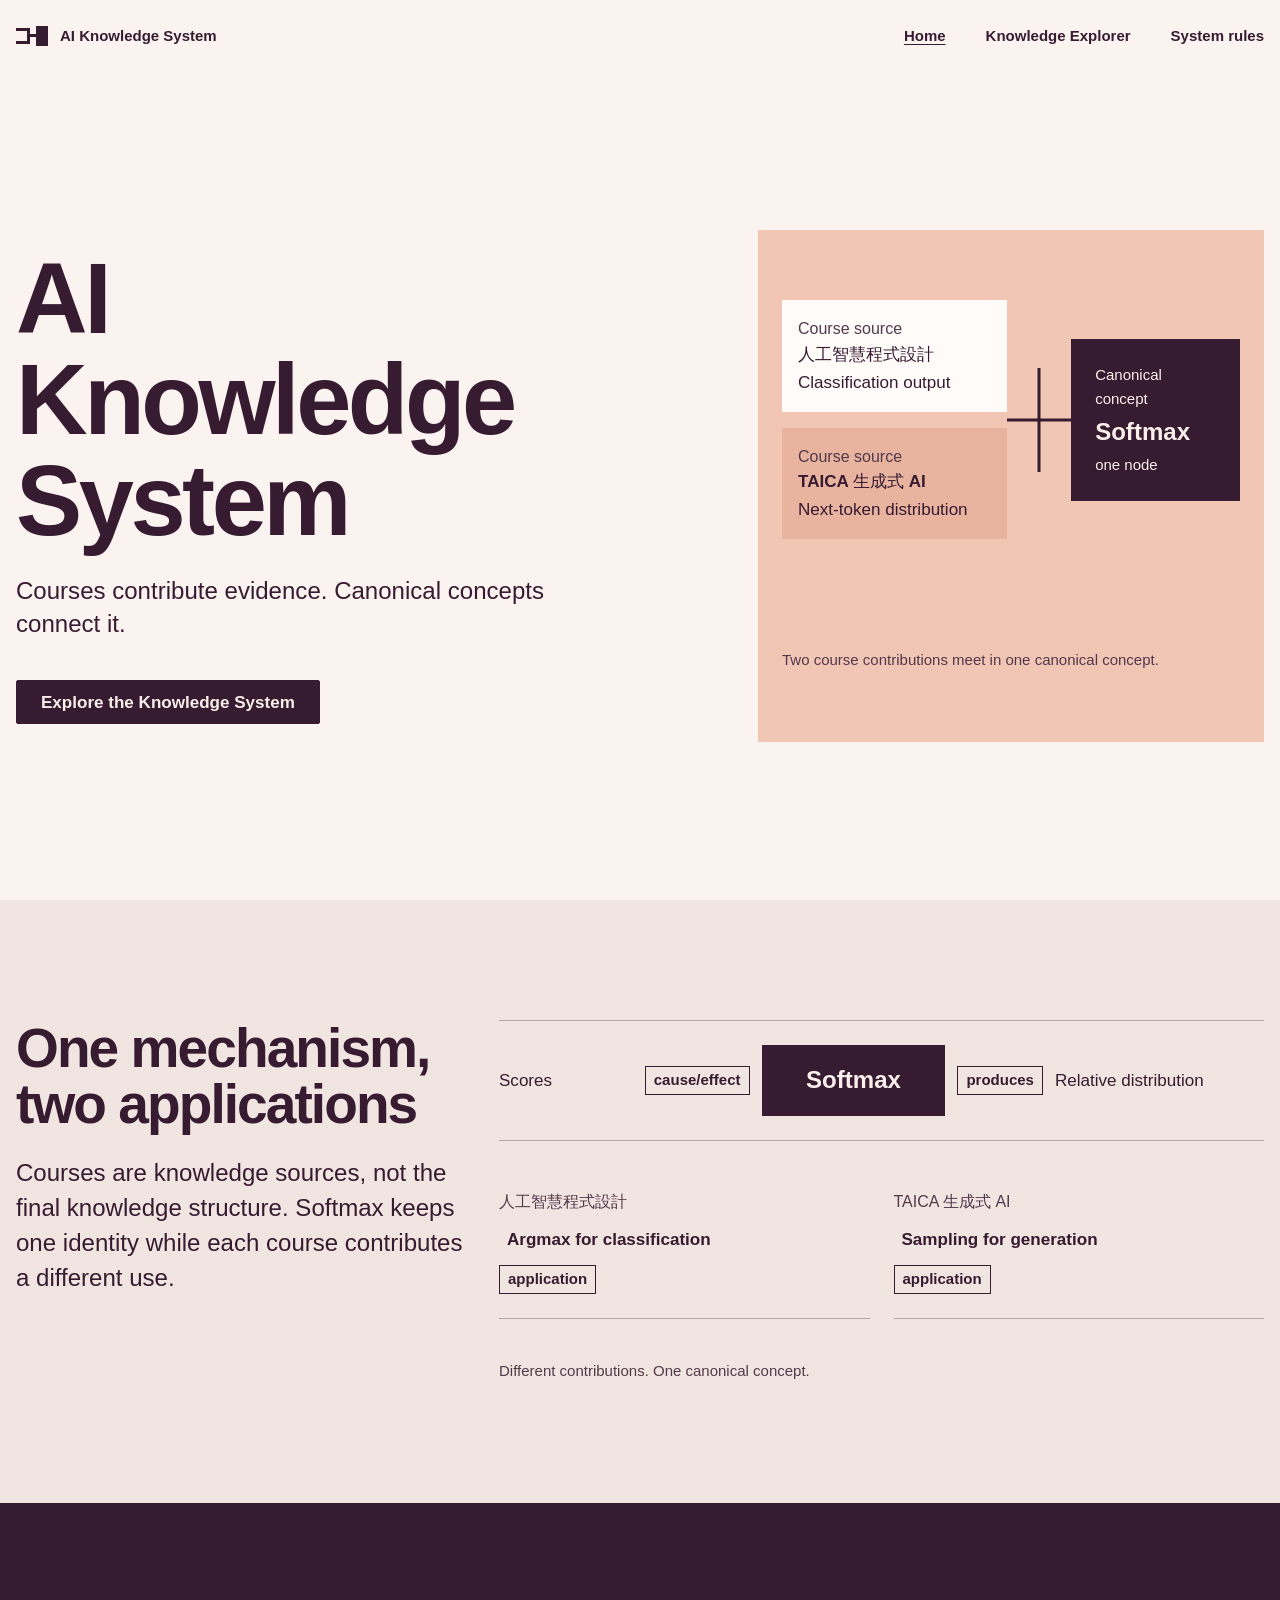
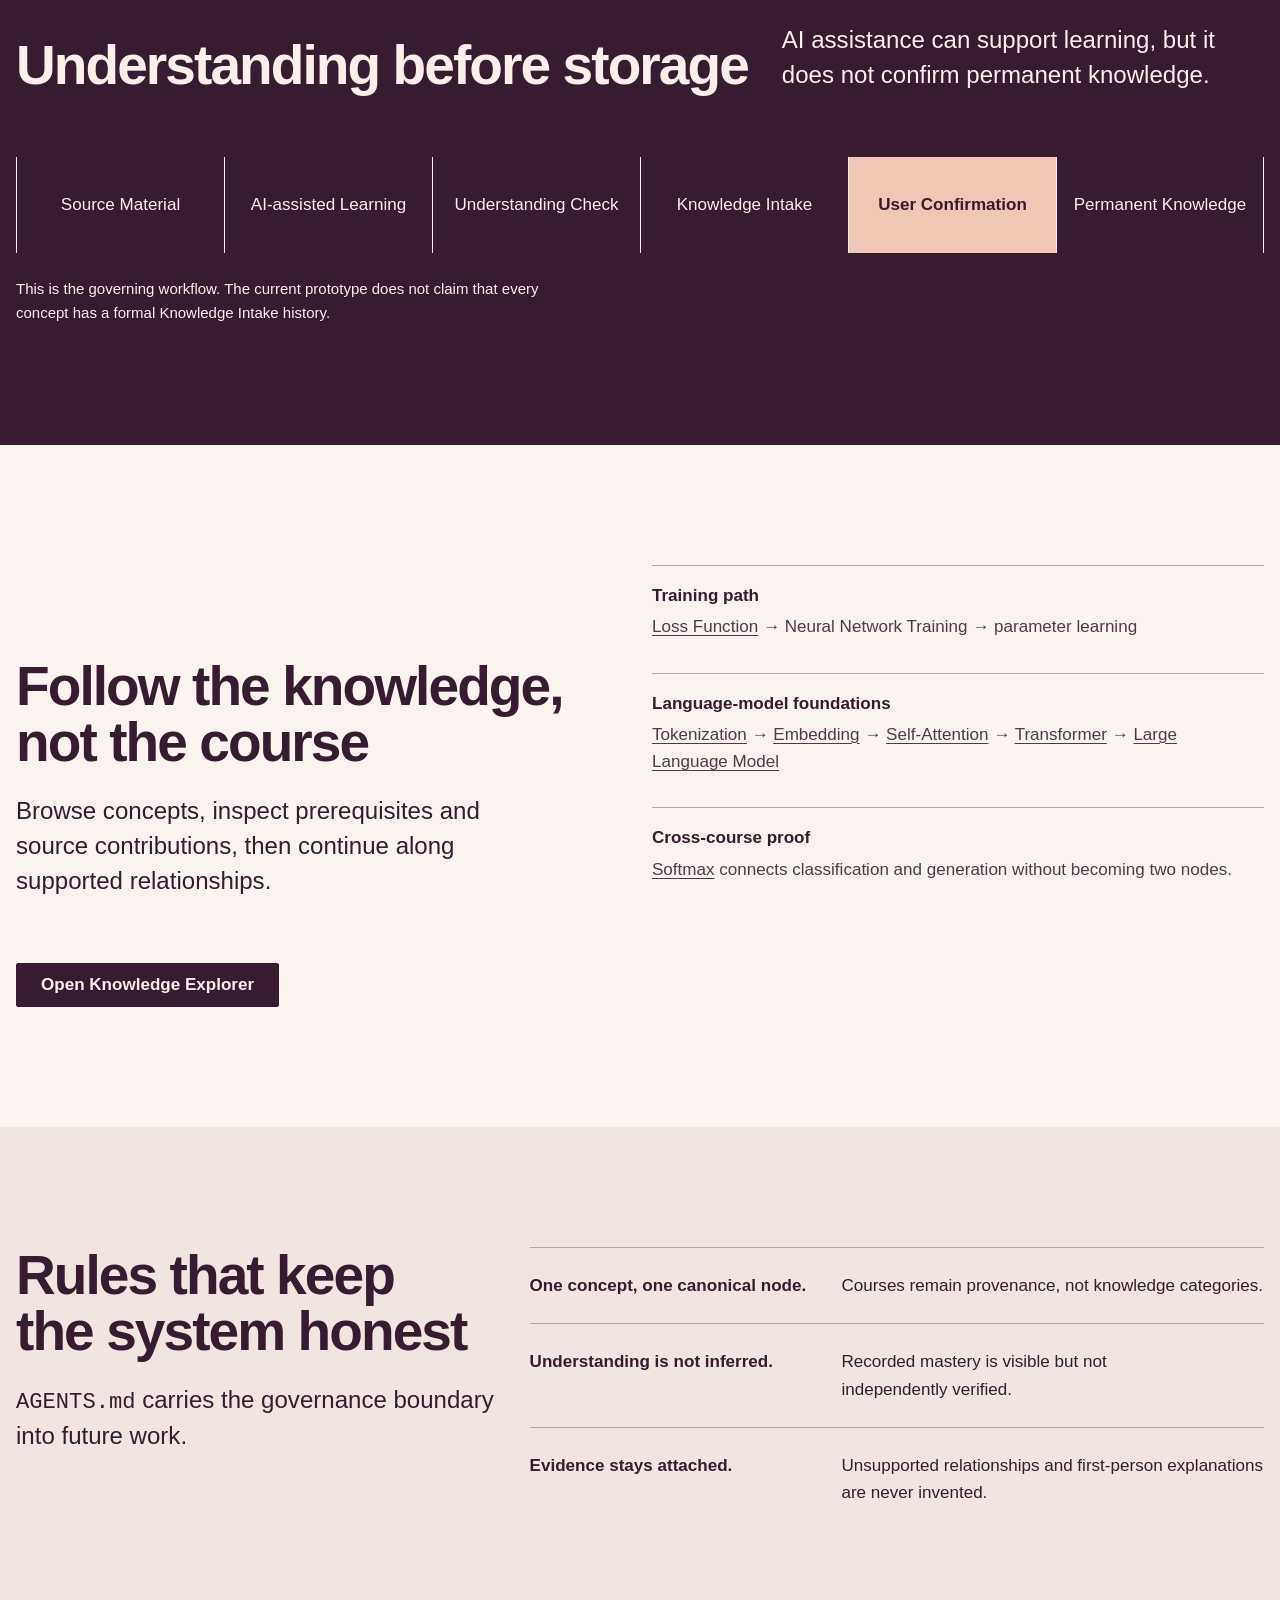
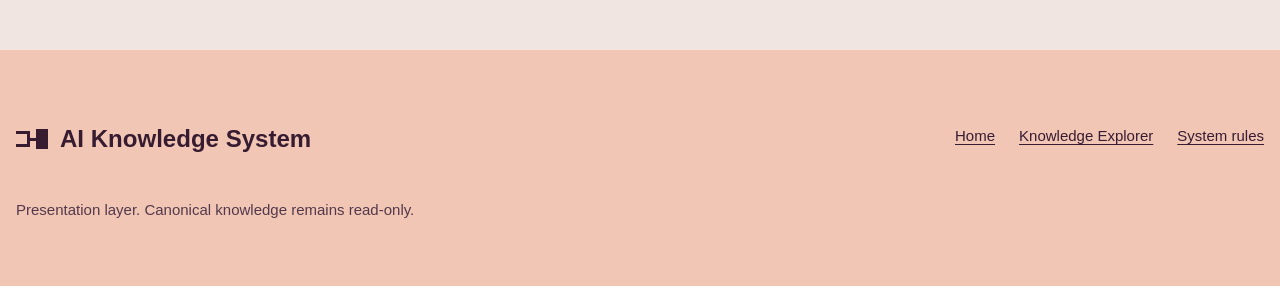
<file: index.html>
<!doctype html>
<html lang="zh-Hant">
  <head>
    <meta charset="utf-8">
    <meta name="viewport" content="width=device-width, initial-scale=1">
    <meta
      name="description"
      content="以 canonical concepts 整合多門 AI 課程的 AI Knowledge System Week 9 prototype。"
    >
    <meta name="theme-color" content="#f7f3f0">
    <link rel="icon" href="data:,">
    <title>AI Knowledge System · Week 9 Prototype</title>
    <link rel="preconnect" href="https://api.fontshare.com">
    <link
      href="https://api.fontshare.com/v2/css?f[]=general-sans@400,500,600,700&amp;display=swap"
      rel="stylesheet"
    >
    <link rel="stylesheet" href="assets/css/style.css">
  </head>
  <body id="top" class="home-page">
    <a class="skip-link" href="#main-content">跳到主要內容</a>

    <header class="site-header">
      <nav class="site-nav page-frame" aria-label="主要導覽">
        <a class="site-identity" href="index.html" aria-label="AI Knowledge System 首頁">
          <span class="merge-mark" aria-hidden="true">
            <span class="merge-mark__source merge-mark__source--top"></span>
            <span class="merge-mark__source merge-mark__source--bottom"></span>
            <span class="merge-mark__junction"></span>
            <span class="merge-mark__node"></span>
          </span>
          <span>AI Knowledge System</span>
        </a>
        <div class="site-nav__links">
          <a aria-current="page" href="index.html">Home</a>
          <a href="concepts.html" aria-label="Knowledge Explorer">
            <span class="nav-label-long">Knowledge Explorer</span>
            <span class="nav-label-short" aria-hidden="true">Explorer</span>
          </a>
          <a href="#agents">System rules</a>
        </div>
      </nav>
    </header>

    <main id="main-content">
      <section class="home-hero page-frame" aria-labelledby="hero-title">
        <div class="home-hero__copy">
          <h1 id="hero-title">AI Knowledge System</h1>
          <p class="home-hero__lead">Courses contribute evidence. Canonical concepts connect it.</p>
          <a class="primary-action" href="concepts.html">Explore the Knowledge System</a>
        </div>

        <figure class="merge-proof merge-proof--hero" aria-labelledby="hero-proof-caption">
          <div class="merge-proof__sources">
            <a class="source-contribution" href="#softmax-canonical">
              <span class="source-contribution__role">Course source</span>
              <strong>人工智慧程式設計</strong>
              <span>Classification output</span>
            </a>
            <a class="source-contribution source-contribution--blush" href="#softmax-canonical">
              <span class="source-contribution__role">Course source</span>
              <strong>TAICA 生成式 AI</strong>
              <span>Next-token distribution</span>
            </a>
          </div>
          <div class="merge-proof__junction" aria-hidden="true"></div>
          <div id="softmax-canonical" class="canonical-node" tabindex="-1">
            <span>Canonical concept</span>
            <strong>Softmax</strong>
            <small>one node</small>
          </div>
          <figcaption id="hero-proof-caption">
            Two course contributions meet in one canonical concept.
          </figcaption>
        </figure>
      </section>

      <section id="softmax" class="home-proof section-field" aria-labelledby="proof-title">
        <div class="page-frame home-proof__layout">
          <div class="home-proof__heading">
            <h2 id="proof-title">One mechanism, two applications</h2>
            <p>
              Courses are knowledge sources, not the final knowledge structure.
              Softmax keeps one identity while each course contributes a different use.
            </p>
          </div>

          <figure class="application-fork" aria-labelledby="application-caption">
            <div class="application-fork__mechanism">
              <span>Scores</span>
              <span class="relationship-label">cause/effect</span>
              <strong>Softmax</strong>
              <span class="relationship-label">produces</span>
              <span>Relative distribution</span>
            </div>
            <div class="application-fork__paths">
              <div>
                <span class="source-name">人工智慧程式設計</span>
                <strong>Argmax for classification</strong>
                <span class="relationship-label">application</span>
              </div>
              <div>
                <span class="source-name wordmark">TAICA 生成式 AI</span>
                <strong>Sampling for generation</strong>
                <span class="relationship-label">application</span>
              </div>
            </div>
            <figcaption id="application-caption">
              Different contributions. One canonical concept.
            </figcaption>
          </figure>
        </div>
      </section>

      <section class="understanding-gate section-field section-field--dark" aria-labelledby="gate-title">
        <div class="page-frame">
          <div class="understanding-gate__heading">
            <h2 id="gate-title">Understanding before storage</h2>
            <p>AI assistance can support learning, but it does not confirm permanent knowledge.</p>
          </div>

          <ol class="knowledge-flow" aria-label="Understanding-first knowledge workflow">
            <li>Source Material</li>
            <li>AI-assisted Learning</li>
            <li>Understanding Check</li>
            <li>Knowledge Intake</li>
            <li class="knowledge-flow__gate">User Confirmation</li>
            <li>Permanent Knowledge</li>
          </ol>

          <p class="workflow-boundary">
            This is the governing workflow. The current prototype does not claim that every concept has a formal Knowledge Intake history.
          </p>
        </div>
      </section>

      <section class="explorer-invitation page-frame" aria-labelledby="explore-title">
        <div>
          <h2 id="explore-title">Follow the knowledge, not the course</h2>
          <p>
            Browse concepts, inspect prerequisites and source contributions, then continue along supported relationships.
          </p>
        </div>
        <div class="explorer-invitation__paths" aria-label="Explorer paths">
          <p><strong>Training path</strong><span><a href="concepts.html#concept-loss-function">Loss Function</a> → Neural Network Training → parameter learning</span></p>
          <p><strong>Language-model foundations</strong><span><a href="concepts.html#tokenization">Tokenization</a> → <a href="concepts.html#embedding">Embedding</a> → <a href="concepts.html#self-attention">Self-Attention</a> → <a href="concepts.html#transformer">Transformer</a> → <a href="concepts.html#large-language-model">Large Language Model</a></span></p>
          <p><strong>Cross-course proof</strong><span><a href="concepts.html#softmax">Softmax</a> connects classification and generation without becoming two nodes.</span></p>
        </div>
        <a class="primary-action" href="concepts.html">Open Knowledge Explorer</a>
      </section>

      <section id="agents" class="system-rules section-field" aria-labelledby="agents-title">
        <div class="page-frame system-rules__layout">
          <div>
            <h2 id="agents-title">Rules that keep the system honest</h2>
            <p><code>AGENTS.md</code> carries the governance boundary into future work.</p>
          </div>
          <ul class="rule-list">
            <li><strong>One concept, one canonical node.</strong><span>Courses remain provenance, not knowledge categories.</span></li>
            <li><strong>Understanding is not inferred.</strong><span>Recorded mastery is visible but not independently verified.</span></li>
            <li><strong>Evidence stays attached.</strong><span>Unsupported relationships and first-person explanations are never invented.</span></li>
          </ul>
        </div>
      </section>
    </main>

    <footer class="site-footer">
      <div class="page-frame site-footer__inner">
        <div class="site-footer__identity" aria-hidden="true">
          <span class="merge-mark merge-mark--footer">
            <span class="merge-mark__source merge-mark__source--top"></span>
            <span class="merge-mark__source merge-mark__source--bottom"></span>
            <span class="merge-mark__junction"></span>
            <span class="merge-mark__node"></span>
          </span>
          <span>AI Knowledge System</span>
        </div>
        <nav class="site-footer__nav" aria-label="頁尾導覽">
          <a href="index.html">Home</a>
          <a href="concepts.html">Knowledge Explorer</a>
          <a href="#agents">System rules</a>
        </nav>
        <p>Presentation layer. Canonical knowledge remains read-only.</p>
      </div>
    </footer>
  </body>
</html>
</file>
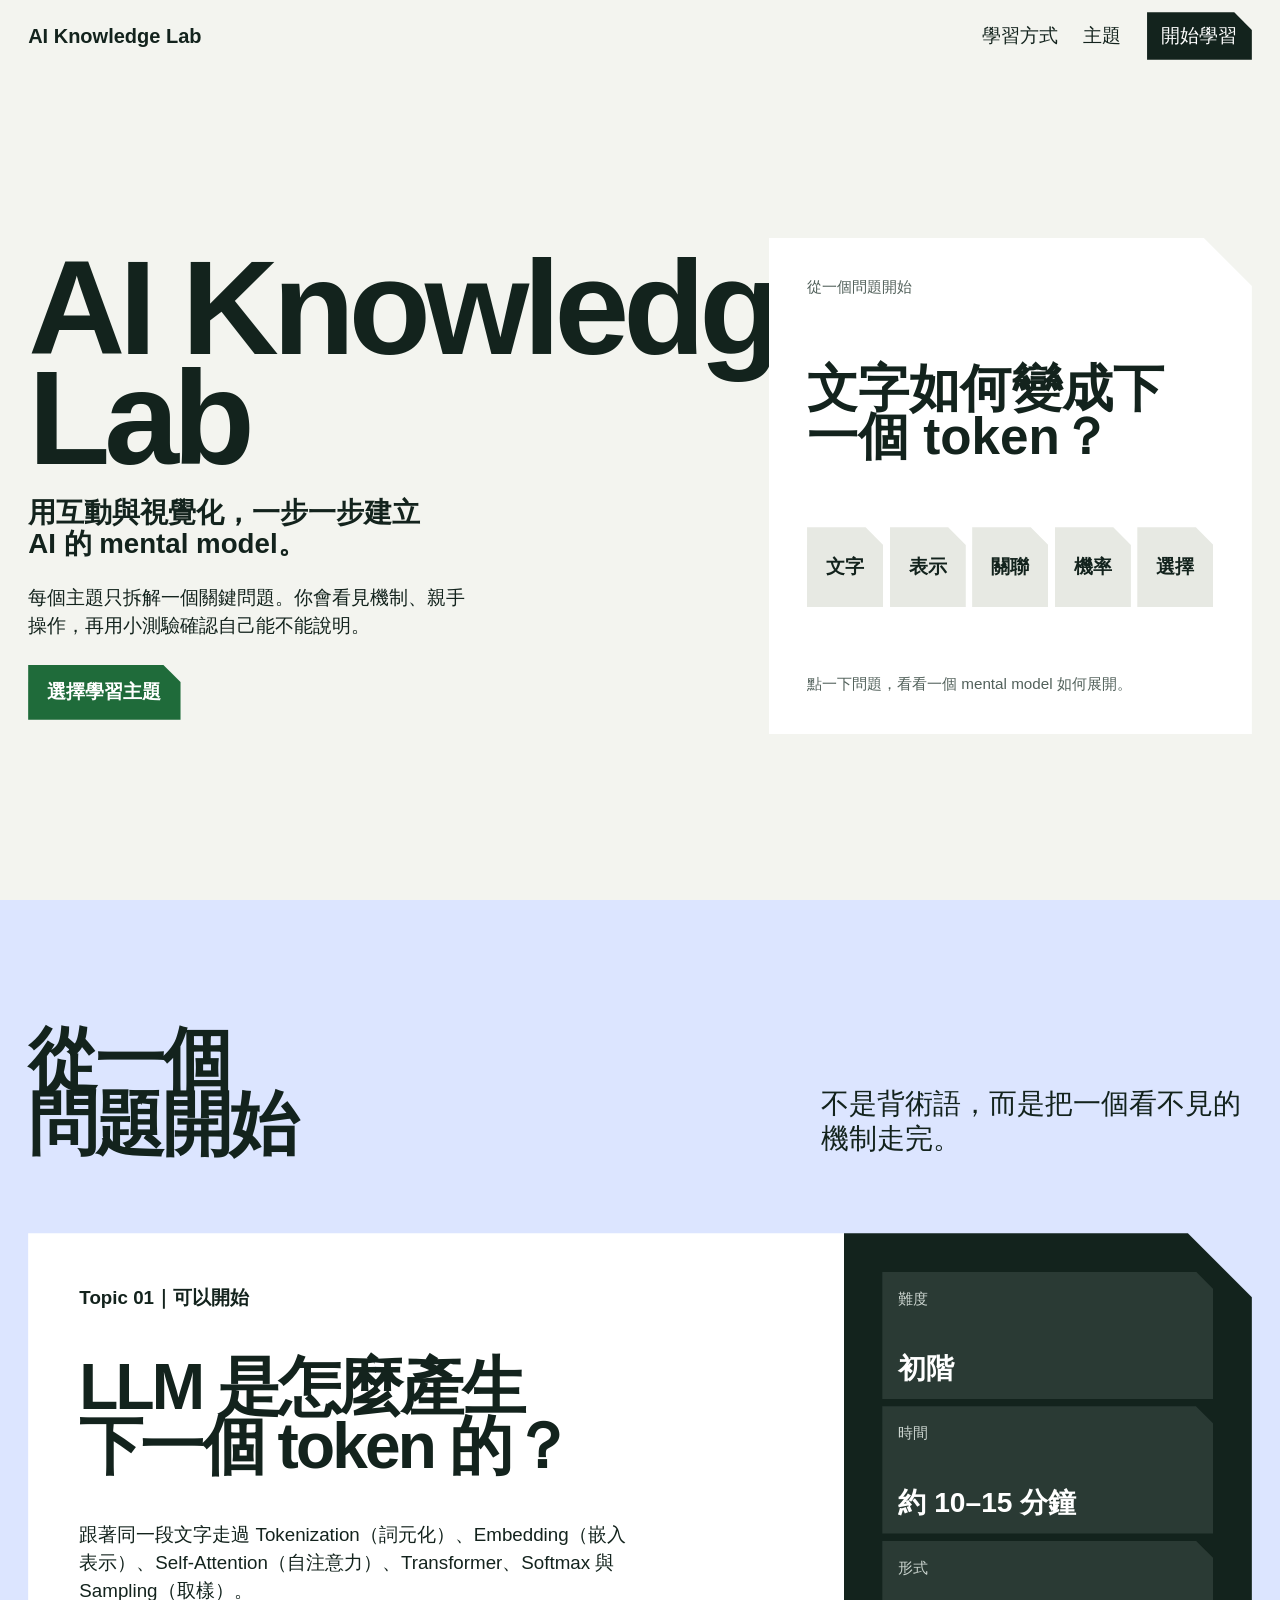
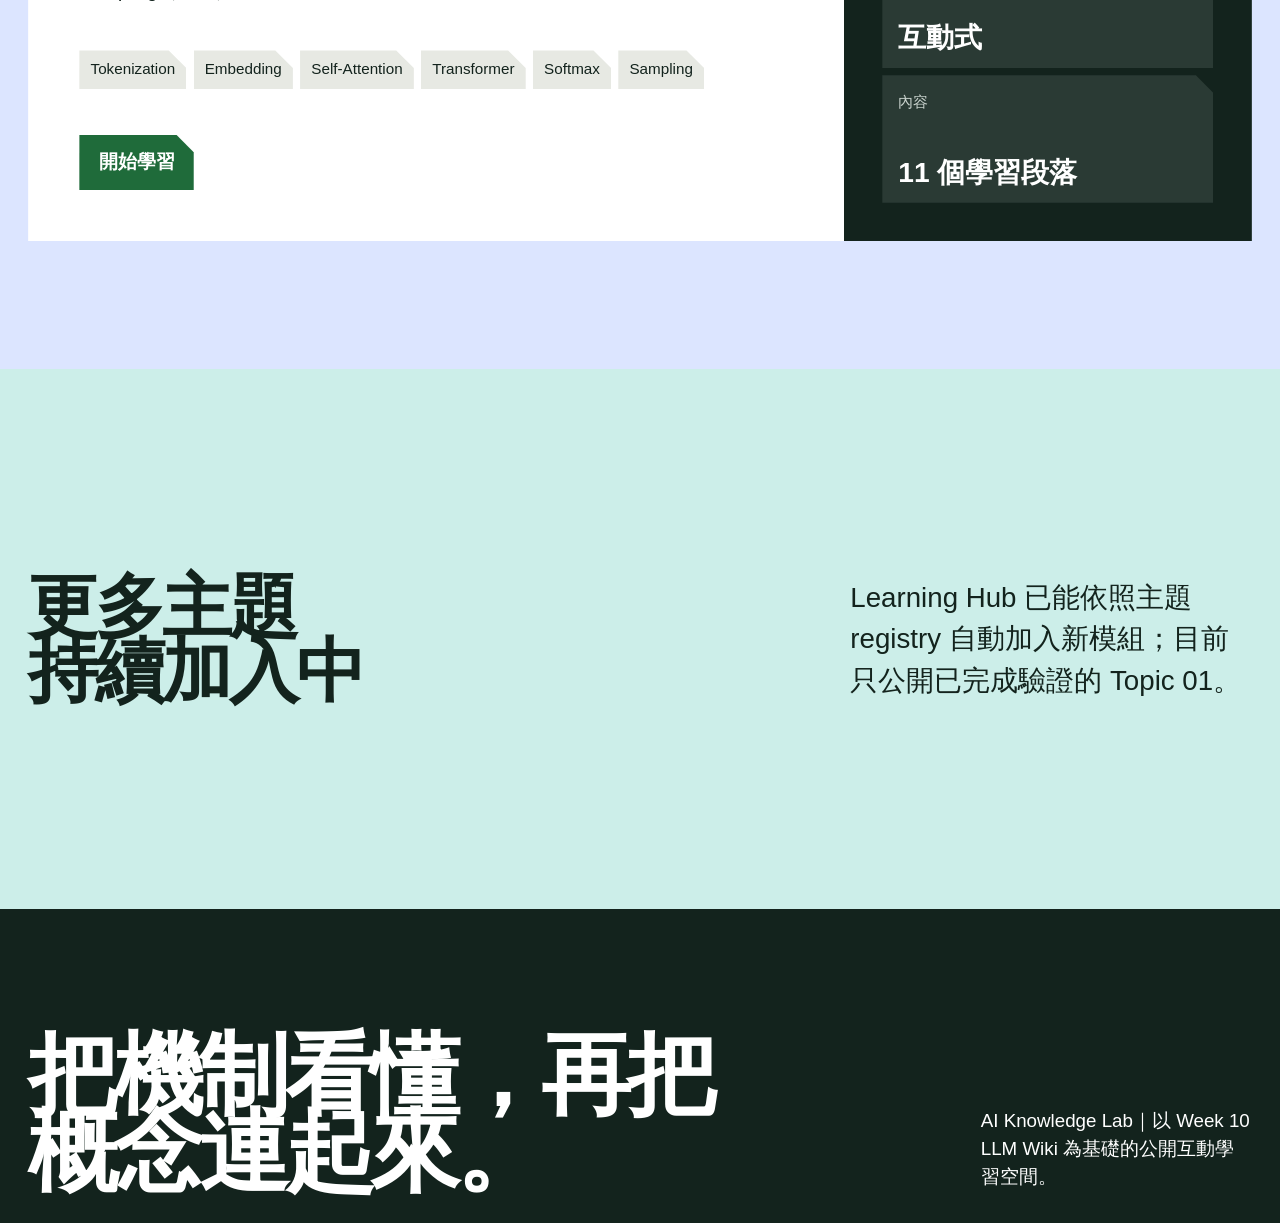
<file: week10-llm-wiki/teaching/presentation/index.html>
<!doctype html>
<html lang="zh-Hant" class="no-js">
<head>
  <meta charset="utf-8">
  <meta name="viewport" content="width=device-width, initial-scale=1">
  <meta name="description" content="AI Knowledge Lab 是以互動與視覺化建立 AI mental model 的學習空間。">
  <title>AI Knowledge Lab｜互動式 AI 學習空間</title>
  <link rel="stylesheet" href="hub.css">
  <script>document.documentElement.className = 'js';</script>
  <script src="topics.js" defer></script>
  <script src="hub.js" defer></script>
</head>
<body class="hub-page">
  <a class="skip-link" href="#topics">跳到學習主題</a>

  <header class="hub-nav" aria-label="主要導覽">
    <a class="hub-wordmark" href="index.html">AI Knowledge Lab</a>
    <nav aria-label="頁面導覽">
      <a href="#about">學習方式</a>
      <a href="#topics">主題</a>
      <a class="hub-nav-action" href="topics/next-token.html">開始學習</a>
    </nav>
  </header>

  <main>
    <section class="hub-hero" id="about" aria-labelledby="hub-title">
      <div class="hub-hero-copy">
        <h1 id="hub-title"><span>AI Knowledge</span><span>Lab</span></h1>
        <p class="hub-promise">用互動與視覺化，一步一步建立 AI 的 mental model。</p>
        <p class="hub-explainer">每個主題只拆解一個關鍵問題。你會看見機制、親手操作，再用小測驗確認自己能不能說明。</p>
        <a class="hub-primary motif-button" href="#topics">選擇學習主題</a>
      </div>

      <div class="hub-live" data-ui aria-label="互動式學習流程示意">
        <p>從一個問題開始</p>
        <button type="button" class="hub-question" id="hub-question" aria-expanded="false">文字如何變成下一個 token？</button>
        <div class="hub-mechanism" id="hub-mechanism" aria-live="polite">
          <span data-step="token">文字</span>
          <span data-step="representation">表示</span>
          <span data-step="attention">關聯</span>
          <span data-step="probability">機率</span>
          <span data-step="selection">選擇</span>
        </div>
        <p class="hub-live-status" id="hub-live-status">點一下問題，看看一個 mental model 如何展開。</p>
      </div>
    </section>

    <section class="topics-section" id="topics" aria-labelledby="topics-title">
      <div class="topics-heading">
        <h2 id="topics-title">從一個問題開始</h2>
        <p>不是背術語，而是把一個看不見的機制走完。</p>
      </div>

      <div class="topic-list" id="topic-list" aria-live="polite"></div>

      <noscript>
        <article class="topic-card topic-card-fallback">
          <div class="topic-card-copy">
            <p class="topic-number">Topic 01</p>
            <h3>LLM 是怎麼產生下一個 token 的？</h3>
            <p>跟著同一段文字走過 Tokenization（詞元化）、Embedding（嵌入表示）、Self-Attention（自注意力）、Transformer、Softmax 與 Sampling（取樣）。</p>
            <a class="hub-primary motif-button" href="topics/next-token.html">開始學習</a>
          </div>
          <dl class="topic-meta">
            <div><dt>難度</dt><dd>初階</dd></div>
            <div><dt>時間</dt><dd>約 10–15 分鐘</dd></div>
            <div><dt>形式</dt><dd>互動式</dd></div>
            <div><dt>內容</dt><dd>11 個學習段落</dd></div>
          </dl>
        </article>
      </noscript>
    </section>

    <section class="future-section" aria-labelledby="future-title">
      <h2 id="future-title">更多主題持續加入中</h2>
      <p>Learning Hub 已能依照主題 registry 自動加入新模組；目前只公開已完成驗證的 Topic 01。</p>
    </section>
  </main>

  <footer class="hub-footer">
    <strong>把機制看懂，再把概念連起來。</strong>
    <p>AI Knowledge Lab｜以 Week 10 LLM Wiki 為基礎的公開互動學習空間。</p>
  </footer>
</body>
</html>
</file>
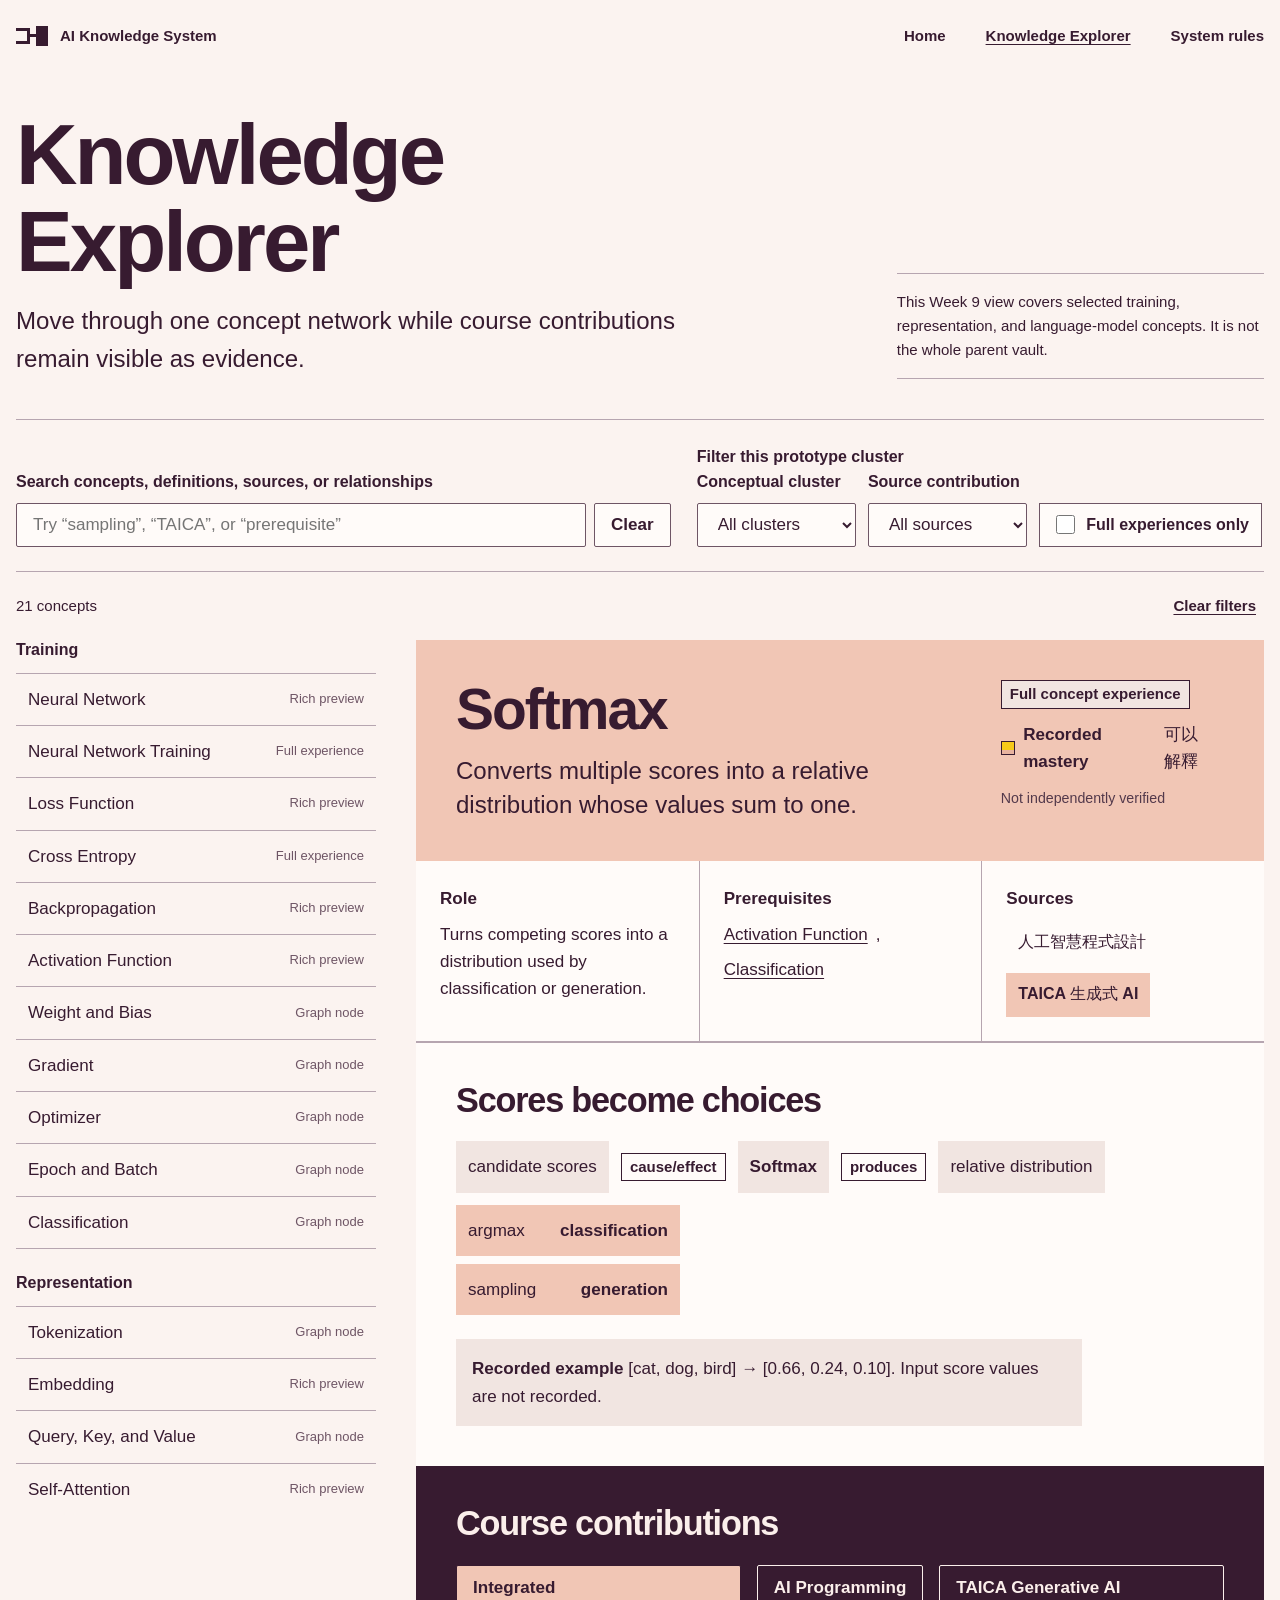
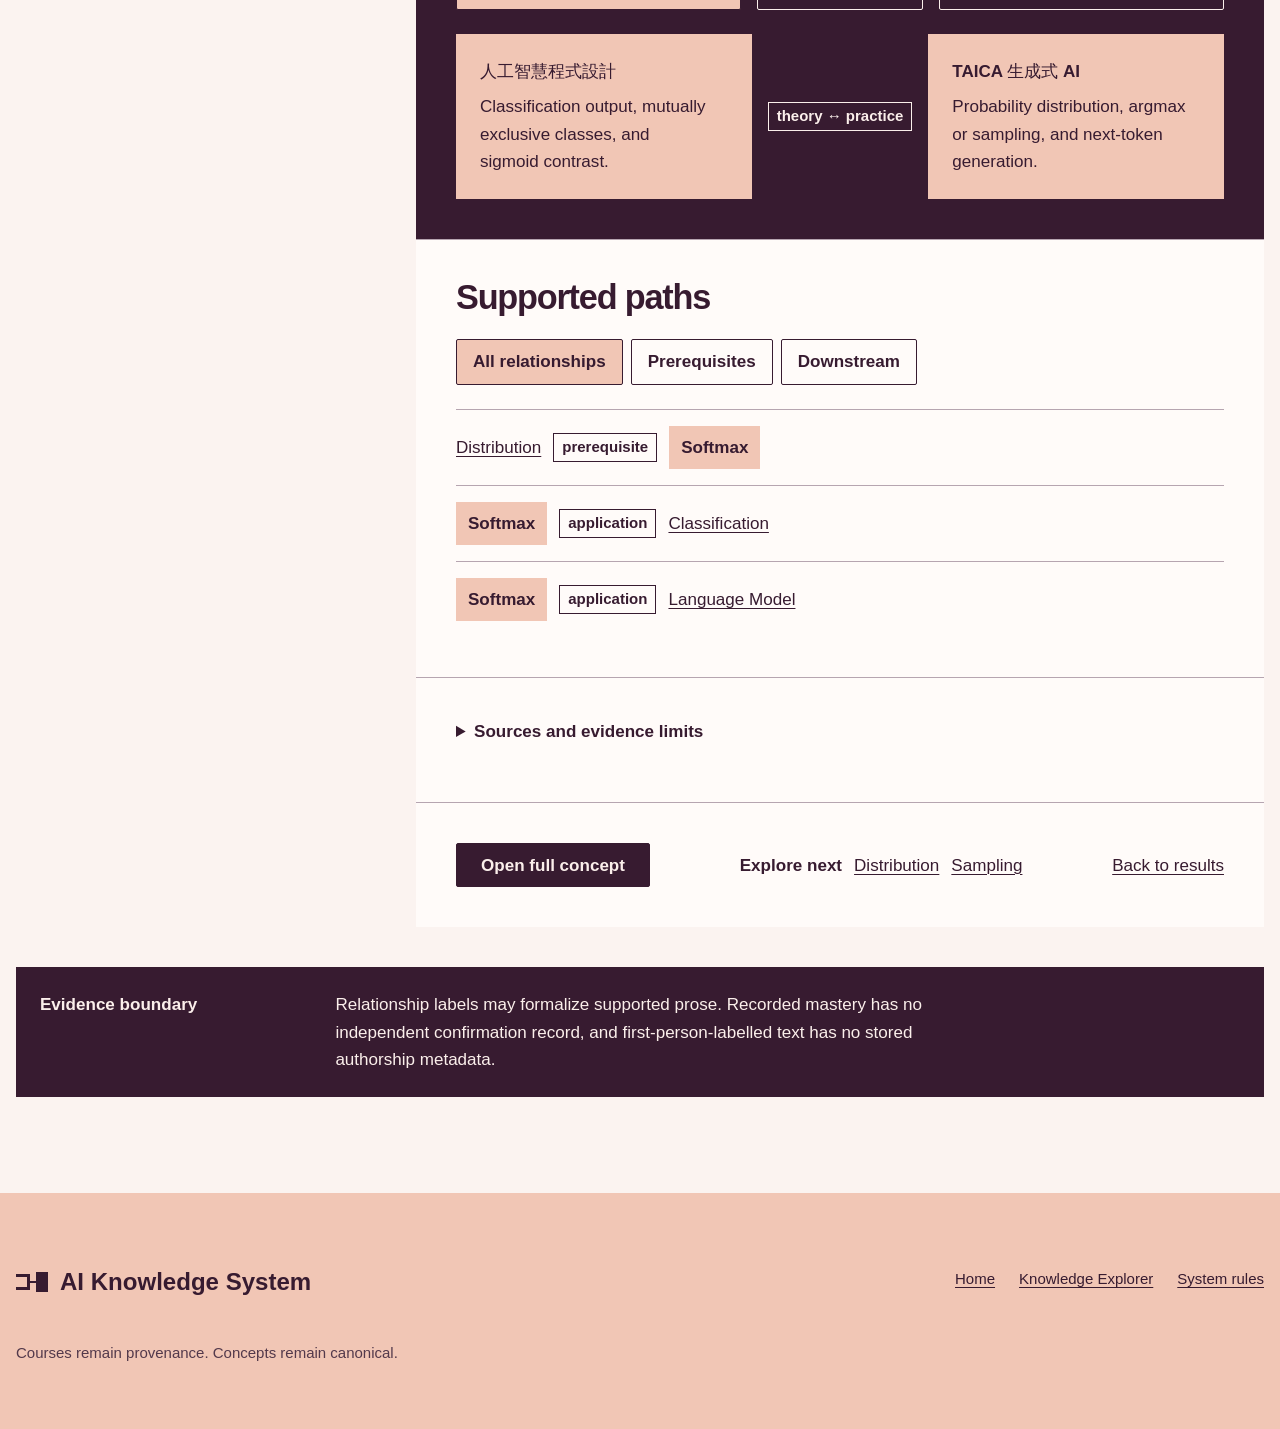
<file: concepts.html>
<!doctype html>
<html lang="zh-Hant">
  <head>
    <meta charset="utf-8">
    <meta name="viewport" content="width=device-width, initial-scale=1">
    <meta
      name="description"
      content="Browse canonical AI concepts by cluster, source contribution, and supported relationship."
    >
    <meta name="theme-color" content="#f7f3f0">
    <link rel="icon" href="data:,">
    <title>Knowledge Explorer · AI Knowledge System</title>
    <link rel="preconnect" href="https://api.fontshare.com">
    <link
      href="https://api.fontshare.com/v2/css?f[]=general-sans@400,500,600,700&amp;display=swap"
      rel="stylesheet"
    >
    <link rel="stylesheet" href="assets/css/style.css">
    <script src="assets/js/explorer.js" defer></script>
  </head>
  <body id="top" class="explorer-page">
    <a class="skip-link" href="#main-content">跳到主要內容</a>

    <header class="site-header">
      <nav class="site-nav page-frame" aria-label="主要導覽">
        <a class="site-identity" href="index.html" aria-label="AI Knowledge System 首頁">
          <span class="merge-mark" aria-hidden="true">
            <span class="merge-mark__source merge-mark__source--top"></span>
            <span class="merge-mark__source merge-mark__source--bottom"></span>
            <span class="merge-mark__junction"></span>
            <span class="merge-mark__node"></span>
          </span>
          <span>AI Knowledge System</span>
        </a>
        <div class="site-nav__links">
          <a href="index.html">Home</a>
          <a aria-current="page" href="concepts.html" aria-label="Knowledge Explorer">
            <span class="nav-label-long">Knowledge Explorer</span>
            <span class="nav-label-short" aria-hidden="true">Explorer</span>
          </a>
          <a href="index.html#agents">System rules</a>
        </div>
      </nav>
    </header>

    <main id="main-content" class="explorer-main page-frame">
      <header class="explorer-intro">
        <div>
          <h1>Knowledge Explorer</h1>
          <p>Move through one concept network while course contributions remain visible as evidence.</p>
        </div>
        <p class="explorer-scope">
          This Week 9 view covers selected training, representation, and language-model concepts. It is not the whole parent vault.
        </p>
      </header>

      <form class="explorer-tools" role="search" aria-label="Search and filter concepts" data-explorer-tools>
        <div class="search-field">
          <label for="concept-search">Search concepts, definitions, sources, or relationships</label>
          <div class="search-field__control">
            <input
              id="concept-search"
              name="q"
              type="search"
              autocomplete="off"
              placeholder="Try “sampling”, “TAICA”, or “prerequisite”"
            >
            <button type="button" class="quiet-action" data-clear-search>Clear</button>
          </div>
        </div>

        <fieldset class="explorer-filters">
          <legend>Filter this prototype cluster</legend>
          <label>
            <span>Conceptual cluster</span>
            <select name="cluster" data-filter-cluster>
              <option value="all">All clusters</option>
              <option value="training">Training</option>
              <option value="representation">Representation</option>
              <option value="language">Language</option>
            </select>
          </label>
          <label>
            <span>Source contribution</span>
            <select name="source" data-filter-source>
              <option value="all">All sources</option>
              <option value="ai-programming">人工智慧程式設計</option>
              <option value="taica">TAICA 生成式 AI</option>
            </select>
          </label>
          <label class="check-control">
            <input type="checkbox" name="full" value="tier-1" data-filter-full>
            <span>Full experiences only</span>
          </label>
        </fieldset>
      </form>

      <div class="explorer-status" aria-live="polite">
        <span data-result-count>21 concepts</span>
        <button type="button" class="text-action" data-clear-filters>Clear filters</button>
      </div>

      <div class="explorer-layout">
        <nav id="concept-results" class="concept-register" aria-label="Concept results">
          <section class="concept-register__group" data-concept-group>
            <h2>Training</h2>
            <div class="concept-register__list">
              <a id="neural-network" href="#concept-neural-network" data-concept-link="neural-network" data-cluster="training" data-sources="ai-programming taica" data-tier="tier-2"><span>Neural Network</span><small>Rich preview</small></a>
              <a id="neural-network-training" href="#concept-neural-network-training" data-concept-link="neural-network-training" data-cluster="training" data-sources="ai-programming taica" data-tier="tier-1"><span>Neural Network Training</span><small>Full experience</small></a>
              <a href="#concept-loss-function" data-concept-link="loss-function" data-cluster="training" data-sources="ai-programming taica" data-tier="tier-2"><span>Loss Function</span><small>Rich preview</small></a>
              <a id="cross-entropy" href="#concept-cross-entropy" data-concept-link="cross-entropy" data-cluster="training language" data-sources="ai-programming taica" data-tier="tier-1"><span>Cross Entropy</span><small>Full experience</small></a>
              <a id="backpropagation" href="#concept-backpropagation" data-concept-link="backpropagation" data-cluster="training" data-sources="ai-programming taica" data-tier="tier-2"><span>Backpropagation</span><small>Rich preview</small></a>
              <a href="#concept-activation-function" data-concept-link="activation-function" data-cluster="training" data-sources="ai-programming taica" data-tier="tier-2"><span>Activation Function</span><small>Rich preview</small></a>
              <a href="#concept-weight-and-bias" data-concept-link="weight-and-bias" data-cluster="training" data-sources="ai-programming taica" data-tier="tier-3"><span>Weight and Bias</span><small>Graph node</small></a>
              <a href="#concept-gradient" data-concept-link="gradient" data-cluster="training" data-sources="ai-programming taica" data-tier="tier-3"><span>Gradient</span><small>Graph node</small></a>
              <a href="#concept-optimizer" data-concept-link="optimizer" data-cluster="training" data-sources="ai-programming" data-tier="tier-3"><span>Optimizer</span><small>Graph node</small></a>
              <a href="#concept-epoch-and-batch" data-concept-link="epoch-and-batch" data-cluster="training" data-sources="ai-programming" data-tier="tier-3"><span>Epoch and Batch</span><small>Graph node</small></a>
              <a href="#concept-classification" data-concept-link="classification" data-cluster="training" data-sources="ai-programming" data-tier="tier-3"><span>Classification</span><small>Graph node</small></a>
            </div>
          </section>

          <section class="concept-register__group" data-concept-group>
            <h2>Representation</h2>
            <div class="concept-register__list">
              <a id="tokenization" href="#concept-tokenization" data-concept-link="tokenization" data-cluster="representation language" data-sources="taica" data-tier="tier-3"><span>Tokenization</span><small>Graph node</small></a>
              <a id="embedding" href="#concept-embedding" data-concept-link="embedding" data-cluster="representation language" data-sources="taica" data-tier="tier-2"><span>Embedding</span><small>Rich preview</small></a>
              <a href="#concept-query-key-and-value" data-concept-link="query-key-and-value" data-cluster="representation" data-sources="taica" data-tier="tier-3"><span>Query, Key, and Value</span><small>Graph node</small></a>
              <a id="self-attention" href="#concept-self-attention" data-concept-link="self-attention" data-cluster="representation language" data-sources="taica" data-tier="tier-2"><span>Self-Attention</span><small>Rich preview</small></a>
              <a id="transformer" href="#concept-transformer" data-concept-link="transformer" data-cluster="representation language" data-sources="taica" data-tier="tier-2"><span>Transformer</span><small>Rich preview</small></a>
            </div>
          </section>

          <section class="concept-register__group" data-concept-group>
            <h2>Language</h2>
            <div class="concept-register__list">
              <a href="#concept-distribution" data-concept-link="distribution" data-cluster="language" data-sources="taica" data-tier="tier-2"><span>Distribution</span><small>Rich preview</small></a>
              <a id="softmax" href="#concept-softmax" data-concept-link="softmax" data-cluster="training language" data-sources="ai-programming taica" data-tier="tier-1" aria-current="true"><span>Softmax</span><small>Full experience</small></a>
              <a href="#concept-sampling" data-concept-link="sampling" data-cluster="language" data-sources="taica" data-tier="tier-3"><span>Sampling</span><small>Graph node</small></a>
              <a href="#concept-language-model" data-concept-link="language-model" data-cluster="language" data-sources="taica" data-tier="tier-2"><span>Language Model</span><small>Rich preview</small></a>
              <a id="large-language-model" href="#concept-large-language-model" data-concept-link="large-language-model" data-cluster="language" data-sources="taica" data-tier="tier-2"><span>Large Language Model</span><small>Rich preview</small></a>
            </div>
          </section>

          <p class="empty-results" data-empty-results hidden>
            No concepts match these filters. Clear the filters to restore the register.
          </p>
        </nav>

        <section class="explorer-workspace" aria-label="Selected concept">
          <noscript>
            <p class="noscript-note">JavaScript is off. Every concept sheet remains available below, and the register links jump to each one.</p>
          </noscript>

          <template id="path-controls-template">
            <div class="path-controls" role="group" aria-label="Highlight relationship paths">
              <button type="button" data-path-filter="all">All relationships</button>
              <button type="button" data-path-filter="prerequisite">Prerequisites</button>
              <button type="button" data-path-filter="downstream">Downstream</button>
            </div>
          </template>

          <template id="perspective-controls-template">
            <div class="perspective-controls" role="group" aria-label="Course perspective">
              <button type="button" data-perspective="integrated">Integrated</button>
              <button type="button" data-perspective="ai-programming">AI Programming</button>
              <button type="button" data-perspective="taica">TAICA Generative AI</button>
            </div>
          </template>

          <article id="concept-softmax" class="explorer-sheet" data-concept-sheet="softmax" data-cluster="training language" data-sources="ai-programming taica" data-tier="tier-1">
            <header class="explorer-sheet__header">
              <div>
                <h2>Softmax</h2>
                <p class="concept-definition">Converts multiple scores into a relative distribution whose values sum to one.</p>
              </div>
              <div class="sheet-status">
                <span class="depth-label">Full concept experience</span>
                <p class="mastery-state mastery-state--explain"><span aria-hidden="true"></span><strong>Recorded mastery</strong> 可以解釋</p>
                <small>Not independently verified</small>
              </div>
            </header>

            <dl class="sheet-at-a-glance">
              <div><dt>Role</dt><dd>Turns competing scores into a distribution used by classification or generation.</dd></div>
              <div><dt>Prerequisites</dt><dd><a href="#concept-activation-function">Activation Function</a>, <a href="#concept-classification">Classification</a></dd></div>
              <div><dt>Sources</dt><dd><span class="source-badge">人工智慧程式設計</span><span class="source-badge source-badge--blush wordmark">TAICA 生成式 AI</span></dd></div>
            </dl>

            <section class="mechanism-preview" aria-labelledby="softmax-mechanism">
              <h3 id="softmax-mechanism">Scores become choices</h3>
              <div class="mechanism-path mechanism-path--fork">
                <span>candidate scores</span><span class="relationship-label">cause/effect</span><strong>Softmax</strong><span class="relationship-label">produces</span><span>relative distribution</span>
                <div><span>argmax <b>classification</b></span><span>sampling <b>generation</b></span></div>
              </div>
              <p class="recorded-example"><strong>Recorded example</strong> [cat, dog, bird] → [0.66, 0.24, 0.10]. Input score values are not recorded.</p>
            </section>

            <section class="cross-course-lens" aria-labelledby="softmax-sources">
              <h3 id="softmax-sources">Course contributions</h3>
              <div>
                <p data-perspective-panel="ai-programming"><strong>人工智慧程式設計</strong><span>Classification output, mutually exclusive classes, and sigmoid contrast.</span></p>
                <span class="relationship-label" data-perspective-panel="integrated">theory ↔ practice</span>
                <p data-perspective-panel="taica"><strong>TAICA 生成式 AI</strong><span>Probability distribution, argmax or sampling, and next-token generation.</span></p>
              </div>
            </section>

            <section class="supported-paths" aria-labelledby="softmax-paths">
              <h3 id="softmax-paths">Supported paths</h3>
              <ul>
                <li><a href="#concept-distribution">Distribution</a><span class="relationship-label">prerequisite</span><strong>Softmax</strong></li>
                <li><strong>Softmax</strong><span class="relationship-label">application</span><a href="#concept-classification">Classification</a></li>
                <li><strong>Softmax</strong><span class="relationship-label">application</span><a href="#concept-language-model">Language Model</a></li>
              </ul>
            </section>

            <details class="evidence-disclosure">
              <summary>Sources and evidence limits</summary>
              <p>Supported by <code>Softmax.md</code>, AI Programming notes, and TAICA Weeks 2 to 4. First-person-labelled explanations have no stored authorship or approval metadata. Sigmoid is a contrast term only because no canonical <code>Sigmoid.md</code> exists.</p>
            </details>

            <footer class="sheet-actions">
              <a class="primary-action" href="concepts/softmax.html">Open full concept</a>
              <div><span>Explore next</span><a href="#concept-distribution">Distribution</a><a href="#concept-sampling">Sampling</a></div>
              <a class="back-to-results" href="#concept-results">Back to results</a>
            </footer>
          </article>

          <article id="concept-neural-network-training" class="explorer-sheet" data-concept-sheet="neural-network-training" data-cluster="training" data-sources="ai-programming taica" data-tier="tier-1">
            <header class="explorer-sheet__header">
              <div><h2>Neural Network Training</h2><p class="concept-definition">Repeatedly adjusts learnable parameters so network outputs move closer to the training target.</p></div>
              <div class="sheet-status"><span class="depth-label">Full concept experience</span><p class="mastery-state mastery-state--explain"><span aria-hidden="true"></span><strong>Recorded mastery</strong> 可以解釋</p><small>Not independently verified</small></div>
            </header>
            <dl class="sheet-at-a-glance">
              <div><dt>Role</dt><dd>Connects conceptual parameter learning with the recorded Keras workflow.</dd></div>
              <div><dt>Prerequisites</dt><dd><a href="#concept-neural-network">Neural Network</a>, <a href="#concept-weight-and-bias">Weight and Bias</a>, <a href="#concept-loss-function">Loss Function</a></dd></div>
              <div><dt>Sources</dt><dd><span class="source-badge">人工智慧程式設計</span><span class="source-badge source-badge--blush wordmark">TAICA 生成式 AI</span></dd></div>
            </dl>
            <section class="mechanism-preview" aria-labelledby="training-mechanism"><h3 id="training-mechanism">The parameter-learning loop</h3><div class="training-loop"><span>data or batch</span><span>forward computation</span><span>loss</span><span>backpropagation computes gradients</span><span>optimizer updates θ</span><span>next iteration</span></div><p class="recorded-example">Validation follows an epoch without backpropagation or parameter updates. Test or <code>evaluate()</code> is final evaluation, not a training update.</p></section>
            <section class="cross-course-lens" aria-labelledby="training-sources"><h3 id="training-sources">Course contributions</h3><div><p data-perspective-panel="taica"><strong>TAICA 生成式 AI</strong><span>Prediction, loss, gradient calculation, and parameter-update framing.</span></p><span class="relationship-label" data-perspective-panel="integrated">theory ↔ practice</span><p data-perspective-panel="ai-programming"><strong>人工智慧程式設計</strong><span><code>compile()</code>, <code>fit()</code>, batch size, epochs, validation, and <code>evaluate()</code>.</span></p></div></section>
            <section class="supported-paths" aria-labelledby="training-paths"><h3 id="training-paths">Supported paths</h3><ul><li><a href="#concept-neural-network">Neural Network</a><span class="relationship-label">prerequisite</span><strong>Neural Network Training</strong></li><li><a href="#concept-backpropagation">Backpropagation</a><span class="relationship-label">part of</span><strong>Neural Network Training</strong></li><li><strong>Neural Network Training</strong><span class="relationship-label">application</span><a href="#concept-transformer">Transformer parameter learning</a></li></ul></section>
            <details class="evidence-disclosure"><summary>Sources and evidence limits</summary><p>Supported by <code>Neural Network Training.md</code>, AI Programming implementation notes, and TAICA Weeks 2 and 4. Full multilayer backpropagation, optimizer differences, stopping criteria, and batch/epoch interaction remain incomplete.</p></details>
            <footer class="sheet-actions"><a class="primary-action" href="concepts/neural-network-training.html">Open full concept</a><div><span>Explore next</span><a href="#concept-backpropagation">Backpropagation</a><a href="#concept-optimizer">Optimizer</a></div><a class="back-to-results" href="#concept-results">Back to results</a></footer>
          </article>

          <article id="concept-cross-entropy" class="explorer-sheet" data-concept-sheet="cross-entropy" data-cluster="training language" data-sources="ai-programming taica" data-tier="tier-1">
            <header class="explorer-sheet__header"><div><h2>Cross Entropy</h2><p class="concept-definition">Measures the cost of using model distribution Q to describe target distribution P.</p></div><div class="sheet-status"><span class="depth-label">Full concept experience</span><p class="mastery-state mastery-state--explain"><span aria-hidden="true"></span><strong>Recorded mastery</strong> 可以解釋</p><small>Not independently verified</small></div></header>
            <dl class="sheet-at-a-glance"><div><dt>Role</dt><dd>Turns target/model distribution mismatch into a training loss.</dd></div><div><dt>Prerequisites</dt><dd><a href="#concept-distribution">Distribution</a>, Information, Entropy, <a href="#concept-softmax">Softmax</a></dd></div><div><dt>Sources</dt><dd><span class="source-badge">人工智慧程式設計</span><span class="source-badge source-badge--blush wordmark">TAICA 生成式 AI</span></dd></div></dl>
            <section class="mechanism-preview" aria-labelledby="cross-entropy-mechanism"><h3 id="cross-entropy-mechanism">A target and a model distribution</h3><div class="distribution-compare"><p><span>Target P</span><strong>[1, 0, 0]</strong></p><p><span>Model Q</span><strong>[0.6, 0.3, 0.1]</strong></p><span class="relationship-label">produces</span><strong>Cross Entropy training loss</strong></div><p class="recorded-example">Supported intuition: assigning low probability to the correct target produces a larger loss.</p></section>
            <section class="cross-course-lens" aria-labelledby="cross-entropy-sources"><h3 id="cross-entropy-sources">Course contributions</h3><div><p data-perspective-panel="ai-programming"><strong>人工智慧程式設計</strong><span>Classification-loss implementation and Keras training workflow.</span></p><span class="relationship-label" data-perspective-panel="integrated">theory ↔ practice</span><p data-perspective-panel="taica"><strong>TAICA 生成式 AI</strong><span>Probability and information framing plus next-token training.</span></p></div></section>
            <section class="supported-paths" aria-labelledby="cross-entropy-paths"><h3 id="cross-entropy-paths">Supported paths</h3><ul><li><a href="#concept-distribution">Distribution</a><span class="relationship-label">prerequisite</span><strong>Cross Entropy</strong></li><li><strong>Cross Entropy</strong><span class="relationship-label">part of</span><a href="#concept-neural-network-training">Neural Network Training</a></li><li><strong>Cross Entropy</strong><span class="relationship-label">application</span><a href="#concept-language-model">Language Model training</a></li></ul></section>
            <details class="evidence-disclosure"><summary>Sources and evidence limits</summary><p>Supported by <code>Cross Entropy.md</code>, the AI Programming MLP note, and TAICA Weeks 3 and 4. The full derivation, KL relationship, and task-dependent MSE comparison remain unresolved.</p></details>
            <footer class="sheet-actions"><a class="primary-action" href="concepts/cross-entropy.html">Open full concept</a><div><span>Explore next</span><a href="#concept-loss-function">Loss Function</a><a href="#concept-language-model">Language Model</a></div><a class="back-to-results" href="#concept-results">Back to results</a></footer>
          </article>

          <article id="concept-neural-network" class="explorer-sheet" data-concept-sheet="neural-network" data-cluster="training" data-sources="ai-programming taica" data-tier="tier-2">
            <header class="explorer-sheet__header"><div><h2>Neural Network</h2><p class="concept-definition">A parameterized function built from neurons and layers that turns inputs into learned outputs.</p></div><div class="sheet-status"><span class="depth-label">Rich Explorer concept</span><p class="mastery-state mastery-state--explain"><span aria-hidden="true"></span><strong>Recorded mastery</strong> 可以解釋</p><small>Not independently verified</small></div></header>
            <dl class="sheet-at-a-glance"><div><dt>Role</dt><dd>Provides the architecture whose parameters are learned during training.</dd></div><div><dt>Prerequisites</dt><dd><a href="#concept-weight-and-bias">Weight and Bias</a>, <a href="#concept-activation-function">Activation Function</a>, Hidden Layer</dd></div><div><dt>Sources</dt><dd><span class="source-badge">人工智慧程式設計</span><span class="source-badge source-badge--blush wordmark">TAICA 生成式 AI</span><span class="source-badge">AI Methods (index only)</span></dd></div></dl>
            <section class="mechanism-preview"><h3>Architecture to learned function</h3><p>Layers combine learnable parameters and activations; training changes those parameters so the represented function changes.</p></section>
            <section class="supported-paths"><h3>Supported paths</h3><ul><li><a href="#concept-weight-and-bias">Weight and Bias</a><span class="relationship-label">part of</span><strong>Neural Network</strong></li><li><strong>Neural Network</strong><span class="relationship-label">prerequisite</span><a href="#concept-neural-network-training">Neural Network Training</a></li><li><strong>Neural Network</strong><span class="relationship-label">prerequisite</span><a href="#concept-transformer">Transformer</a></li></ul></section>
            <details class="evidence-disclosure"><summary>Sources and unresolved questions</summary><p>The canonical file includes MNIST and myna examples and extensive first-person-labelled explanation. CNN, RNN, Transformer internals, universal approximation, and stopping or overfitting remain incomplete.</p></details>
            <footer class="sheet-actions"><div><span>Explore next</span><a href="#concept-neural-network-training">Neural Network Training</a><a href="#concept-activation-function">Activation Function</a></div><a class="back-to-results" href="#concept-results">Back to results</a></footer>
          </article>

          <article id="concept-loss-function" class="explorer-sheet" data-concept-sheet="loss-function" data-cluster="training" data-sources="ai-programming taica" data-tier="tier-2">
            <header class="explorer-sheet__header"><div><h2>Loss Function</h2><p class="concept-definition">A scalar measure of mismatch between a prediction and its target.</p></div><div class="sheet-status"><span class="depth-label">Rich Explorer concept</span><p class="mastery-state mastery-state--explain"><span aria-hidden="true"></span><strong>Recorded mastery</strong> 可以解釋</p><small>Not independently verified</small></div></header>
            <dl class="sheet-at-a-glance"><div><dt>Role</dt><dd>Provides the differentiable objective that training attempts to reduce.</dd></div><div><dt>Prerequisites</dt><dd>Prediction and target comparison</dd></div><div><dt>Sources</dt><dd><span class="source-badge">人工智慧程式設計</span><span class="source-badge source-badge--blush wordmark">TAICA 生成式 AI</span><span class="source-badge">AI Methods (metadata)</span></dd></div></dl>
            <section class="mechanism-preview"><h3>Mismatch becomes an objective</h3><div class="mechanism-path"><span>prediction + target</span><span class="relationship-label">produces</span><strong>loss</strong><span class="relationship-label">cause/effect</span><span>gradient-based update</span></div></section>
            <section class="supported-paths"><h3>Supported paths</h3><ul><li><strong>Loss Function</strong><span class="relationship-label">part of</span><a href="#concept-neural-network-training">Neural Network Training</a></li><li><a href="#concept-cross-entropy">Cross Entropy</a><span class="relationship-label">application</span><strong>Loss Function</strong></li><li><strong>Loss Function</strong><span class="relationship-label">cause/effect</span><a href="#concept-gradient">Gradient</a></li></ul></section>
            <details class="evidence-disclosure"><summary>Sources and unresolved questions</summary><p>The canonical file distinguishes loss from evaluation metrics and records Keras <code>compile()</code> use. Task-based loss selection and loss/metric combinations remain incomplete.</p></details>
            <footer class="sheet-actions"><div><span>Explore next</span><a href="#concept-cross-entropy">Cross Entropy</a><a href="#concept-gradient">Gradient</a></div><a class="back-to-results" href="#concept-results">Back to results</a></footer>
          </article>

          <article id="concept-backpropagation" class="explorer-sheet" data-concept-sheet="backpropagation" data-cluster="training" data-sources="ai-programming taica" data-tier="tier-2">
            <header class="explorer-sheet__header"><div><h2>Backpropagation</h2><p class="concept-definition">Uses the chain rule in reverse to compute gradients through network layers.</p></div><div class="sheet-status"><span class="depth-label">Rich Explorer concept</span><p class="mastery-state mastery-state--familiar"><span aria-hidden="true"></span><strong>Recorded mastery</strong> 聽過但模糊</p><small>Not independently verified</small></div></header>
            <dl class="sheet-at-a-glance"><div><dt>Role</dt><dd>Computes gradients; it does not itself update parameters.</dd></div><div><dt>Prerequisites</dt><dd><a href="#concept-loss-function">Loss Function</a>, <a href="#concept-gradient">Gradient</a>, Activation derivative</dd></div><div><dt>Sources</dt><dd><span class="source-badge">人工智慧程式設計</span><span class="source-badge source-badge--blush wordmark">TAICA 生成式 AI</span><span class="source-badge">AI Methods (metadata)</span></dd></div></dl>
            <section class="mechanism-preview"><h3>Reverse gradient computation</h3><div class="mechanism-path"><span>loss</span><span class="relationship-label">cause/effect</span><strong>chain-rule reverse pass</strong><span class="relationship-label">produces</span><span>gradients</span></div></section>
            <section class="supported-paths"><h3>Supported paths</h3><ul><li><strong>Backpropagation</strong><span class="relationship-label">part of</span><a href="#concept-neural-network-training">Neural Network Training</a></li><li><strong>Backpropagation</strong><span class="relationship-label">cause/effect</span><a href="#concept-gradient">Gradient</a></li><li><strong>Backpropagation</strong><span class="relationship-label">contrast</span><a href="#concept-optimizer">Optimizer parameter update</a></li></ul></section>
            <details class="evidence-disclosure"><summary>Sources and unresolved questions</summary><p>The canonical material records framework use and the gradient/update distinction. Hand calculation for multilayer networks and vanishing or exploding gradients remain incomplete.</p></details>
            <footer class="sheet-actions"><div><span>Explore next</span><a href="#concept-gradient">Gradient</a><a href="#concept-optimizer">Optimizer</a></div><a class="back-to-results" href="#concept-results">Back to results</a></footer>
          </article>

          <article id="concept-activation-function" class="explorer-sheet" data-concept-sheet="activation-function" data-cluster="training" data-sources="ai-programming taica" data-tier="tier-2">
            <header class="explorer-sheet__header"><div><h2>Activation Function</h2><p class="concept-definition">Applies a transformation after a weighted sum so a network can represent nonlinear behavior.</p></div><div class="sheet-status"><span class="depth-label">Rich Explorer concept</span><p class="mastery-state mastery-state--explain"><span aria-hidden="true"></span><strong>Recorded mastery</strong> 可以解釋</p><small>Not independently verified</small></div></header>
            <dl class="sheet-at-a-glance"><div><dt>Role</dt><dd>Shapes hidden-layer behavior and task-specific output behavior.</dd></div><div><dt>Prerequisites</dt><dd><a href="#concept-weight-and-bias">Weight and Bias</a>, weighted sum</dd></div><div><dt>Sources</dt><dd><span class="source-badge">人工智慧程式設計</span><span class="source-badge source-badge--blush wordmark">TAICA 生成式 AI</span><span class="source-badge">AI Methods (metadata)</span></dd></div></dl>
            <section class="mechanism-preview"><h3>Weighted sum to activated output</h3><div class="mechanism-path"><span>weighted sum + bias</span><span class="relationship-label">cause/effect</span><strong>activation</strong><span class="relationship-label">produces</span><span>layer output</span></div></section>
            <section class="supported-paths"><h3>Supported paths</h3><ul><li><strong>Activation Function</strong><span class="relationship-label">part of</span><a href="#concept-neural-network">Neural Network</a></li><li><strong>Activation Function</strong><span class="relationship-label">prerequisite</span><a href="#concept-softmax">Softmax</a></li><li><strong>Softmax</strong><span class="relationship-label">contrast</span><span>sigmoid output behavior</span></li></ul></section>
            <details class="evidence-disclosure"><summary>Sources and evidence limits</summary><p>The canonical material records ReLU, sigmoid, Softmax, and MNIST use. Sigmoid is not a canonical prototype node, and later empirical comparison is still planned.</p></details>
            <footer class="sheet-actions"><div><span>Explore next</span><a href="#concept-softmax">Softmax</a><a href="#concept-neural-network">Neural Network</a></div><a class="back-to-results" href="#concept-results">Back to results</a></footer>
          </article>

          <article id="concept-distribution" class="explorer-sheet" data-concept-sheet="distribution" data-cluster="language" data-sources="taica" data-tier="tier-2">
            <header class="explorer-sheet__header"><div><h2>Distribution</h2><p class="concept-definition">Represents the relative possibilities assigned across candidate outcomes.</p></div><div class="sheet-status"><span class="depth-label">Rich Explorer concept</span><p class="mastery-state mastery-state--explain"><span aria-hidden="true"></span><strong>Recorded mastery</strong> 可以解釋</p><small>Not independently verified</small></div></header>
            <dl class="sheet-at-a-glance"><div><dt>Role</dt><dd>Connects Softmax outputs to argmax, sampling, entropy, and Cross Entropy.</dd></div><div><dt>Prerequisites</dt><dd>Candidate scores and relative possibility</dd></div><div><dt>Sources</dt><dd><span class="source-badge source-badge--blush wordmark">TAICA 生成式 AI</span><span class="source-badge">AI Methods (listed, provenance malformed)</span></dd></div></dl>
            <section class="mechanism-preview"><h3>From relative possibilities to decisions</h3><div class="mechanism-path mechanism-path--fork"><span>distribution</span><span class="relationship-label">application</span><div><span>argmax <b>one choice</b></span><span>sampling <b>varied choice</b></span></div></div></section>
            <section class="supported-paths"><h3>Supported paths</h3><ul><li><strong>Distribution</strong><span class="relationship-label">prerequisite</span><a href="#concept-softmax">Softmax interpretation</a></li><li><strong>Distribution</strong><span class="relationship-label">prerequisite</span><a href="#concept-sampling">Sampling</a></li><li><strong>Distribution</strong><span class="relationship-label">prerequisite</span><a href="#concept-cross-entropy">Cross Entropy</a></li></ul></section>
            <details class="evidence-disclosure" open><summary>Provenance warning</summary><p>The canonical file places course links under <code>我實際用過</code> and unresolved continuous/discrete and calibration questions under <code>課程來源</code>. The prototype does not silently normalize that structure into stronger provenance.</p></details>
            <footer class="sheet-actions"><div><span>Explore next</span><a href="#concept-softmax">Softmax</a><a href="#concept-sampling">Sampling</a></div><a class="back-to-results" href="#concept-results">Back to results</a></footer>
          </article>

          <article id="concept-language-model" class="explorer-sheet" data-concept-sheet="language-model" data-cluster="language" data-sources="taica" data-tier="tier-2">
            <header class="explorer-sheet__header"><div><h2>Language Model</h2><p class="concept-definition">Uses previous tokens to produce scores for possible next tokens and repeat the generation step.</p></div><div class="sheet-status"><span class="depth-label">Rich Explorer concept</span><p class="mastery-state mastery-state--explain"><span aria-hidden="true"></span><strong>Recorded mastery</strong> 可以解釋</p><small>Not independently verified</small></div></header>
            <dl class="sheet-at-a-glance"><div><dt>Role</dt><dd>Connects token representation, next-token distribution, and iterative generation.</dd></div><div><dt>Prerequisites</dt><dd><a href="#concept-tokenization">Tokenization</a>, <a href="#concept-embedding">Embedding</a>, <a href="#concept-softmax">Softmax</a>, <a href="#concept-sampling">Sampling</a></dd></div><div><dt>Sources</dt><dd><span class="source-badge source-badge--blush wordmark">TAICA 生成式 AI</span></dd></div></dl>
            <section class="mechanism-preview"><h3>The recorded generation loop</h3><div class="mechanism-path"><span>previous tokens</span><span class="relationship-label">cause/effect</span><span>scores</span><span class="relationship-label">cause/effect</span><a href="#concept-softmax">Softmax</a><span class="relationship-label">produces</span><span>distribution</span><span class="relationship-label">application</span><a href="#concept-sampling">Sampling</a></div></section>
            <section class="supported-paths"><h3>Supported paths</h3><ul><li><a href="#concept-tokenization">Tokenization</a><span class="relationship-label">prerequisite</span><strong>Language Model</strong></li><li><strong>Language Model</strong><span class="relationship-label">evolution</span><a href="#concept-large-language-model">Large Language Model</a></li><li><a href="#concept-cross-entropy">Cross Entropy</a><span class="relationship-label">application</span><strong>Language Model training</strong></li></ul></section>
            <details class="evidence-disclosure"><summary>Sources and unresolved questions</summary><p>The canonical file contains a detailed first-person-labelled mechanism, but practical-use evidence is empty. Masked attention and how next-token training yields broader capability remain unresolved.</p></details>
            <footer class="sheet-actions"><div><span>Explore next</span><a href="#concept-transformer">Transformer</a><a href="#concept-large-language-model">Large Language Model</a></div><a class="back-to-results" href="#concept-results">Back to results</a></footer>
          </article>

          <article id="concept-embedding" class="explorer-sheet" data-concept-sheet="embedding" data-cluster="representation language" data-sources="taica" data-tier="tier-2">
            <header class="explorer-sheet__header"><div><h2>Embedding</h2><p class="concept-definition">A learnable dense vector looked up for each token and updated through training.</p></div><div class="sheet-status"><span class="depth-label">Rich Explorer concept</span><p class="mastery-state mastery-state--explain"><span aria-hidden="true"></span><strong>Recorded mastery</strong> 可以解釋</p><small>Not independently verified</small></div></header>
            <dl class="sheet-at-a-glance"><div><dt>Role</dt><dd>Turns token IDs into learnable representations used by later sequence mechanisms.</dd></div><div><dt>Prerequisites</dt><dd><a href="#concept-tokenization">Tokenization</a>, <a href="#concept-weight-and-bias">learnable parameters</a>, <a href="#concept-backpropagation">Backpropagation</a></dd></div><div><dt>Sources</dt><dd><span class="source-badge source-badge--blush wordmark">TAICA 生成式 AI</span></dd></div></dl>
            <section class="mechanism-preview"><h3>Lookup, then learn</h3><div class="mechanism-path"><a href="#concept-tokenization">token ID</a><span class="relationship-label">cause/effect</span><strong>embedding lookup</strong><span class="relationship-label">produces</span><span>initial vector representation</span></div></section>
            <section class="supported-paths"><h3>Supported paths</h3><ul><li><a href="#concept-tokenization">Tokenization</a><span class="relationship-label">prerequisite</span><strong>Embedding</strong></li><li><strong>Embedding</strong><span class="relationship-label">prerequisite</span><a href="#concept-self-attention">Self-Attention</a></li><li><a href="#concept-neural-network-training">Training</a><span class="relationship-label">cause/effect</span><strong>Embedding parameters</strong></li></ul></section>
            <details class="evidence-disclosure"><summary>Sources and unresolved questions</summary><p>Supported mainly by TAICA Week 4. The canonical material distinguishes initial and contextual representations. Dimension interpretability and static versus contextual embeddings remain incomplete.</p></details>
            <footer class="sheet-actions"><div><span>Explore next</span><a href="#concept-self-attention">Self-Attention</a><a href="#concept-transformer">Transformer</a></div><a class="back-to-results" href="#concept-results">Back to results</a></footer>
          </article>

          <article id="concept-self-attention" class="explorer-sheet" data-concept-sheet="self-attention" data-cluster="representation language" data-sources="taica" data-tier="tier-2">
            <header class="explorer-sheet__header"><div><h2>Self-Attention</h2><p class="concept-definition">Builds context-dependent representations by weighting information from visible tokens.</p></div><div class="sheet-status"><span class="depth-label">Rich Explorer concept</span><p class="mastery-state mastery-state--explain"><span aria-hidden="true"></span><strong>Recorded mastery</strong> 可以解釋</p><small>Not independently verified</small></div></header>
            <dl class="sheet-at-a-glance"><div><dt>Role</dt><dd>Turns initial token representations into contextual representations.</dd></div><div><dt>Prerequisites</dt><dd><a href="#concept-embedding">Embedding</a>, <a href="#concept-query-key-and-value">Query, Key, and Value</a>, <a href="#concept-softmax">Softmax</a></dd></div><div><dt>Sources</dt><dd><span class="source-badge source-badge--blush wordmark">TAICA 生成式 AI</span></dd></div></dl>
            <section class="mechanism-preview"><h3>Context from weighted information</h3><div class="formula-line"><code>softmax(QKᵀ / √dK)V</code><span>The canonical file includes a simplified two-token worked example.</span></div></section>
            <section class="supported-paths"><h3>Supported paths</h3><ul><li><a href="#concept-query-key-and-value">Query, Key, and Value</a><span class="relationship-label">prerequisite</span><strong>Self-Attention</strong></li><li><a href="#concept-softmax">Softmax</a><span class="relationship-label">part of</span><strong>Self-Attention</strong></li><li><strong>Self-Attention</strong><span class="relationship-label">part of</span><a href="#concept-transformer">Transformer</a></li></ul></section>
            <details class="evidence-disclosure"><summary>Sources and unresolved questions</summary><p>Supported mainly by TAICA Week 4 and recorded hand calculation. Scaling, masking, and multi-head mathematics remain incomplete.</p></details>
            <footer class="sheet-actions"><div><span>Explore next</span><a href="#concept-query-key-and-value">Query, Key, and Value</a><a href="#concept-transformer">Transformer</a></div><a class="back-to-results" href="#concept-results">Back to results</a></footer>
          </article>

          <article id="concept-transformer" class="explorer-sheet" data-concept-sheet="transformer" data-cluster="representation language" data-sources="taica" data-tier="tier-2">
            <header class="explorer-sheet__header"><div><h2>Transformer</h2><p class="concept-definition">A sequence architecture that stacks contextual representation blocks around Self-Attention.</p></div><div class="sheet-status"><span class="depth-label">Rich Explorer concept</span><p class="mastery-state mastery-state--explain"><span aria-hidden="true"></span><strong>Recorded mastery</strong> 可以解釋</p><small>Not independently verified</small></div></header>
            <dl class="sheet-at-a-glance"><div><dt>Role</dt><dd>Connects token representations and attention to the architecture used by Large Language Models.</dd></div><div><dt>Prerequisites</dt><dd><a href="#concept-tokenization">Tokenization</a>, <a href="#concept-embedding">Embedding</a>, <a href="#concept-self-attention">Self-Attention</a>, <a href="#concept-neural-network">Neural Network</a></dd></div><div><dt>Sources</dt><dd><span class="source-badge source-badge--blush wordmark">TAICA 生成式 AI</span></dd></div></dl>
            <section class="mechanism-preview"><h3>Recorded architecture path</h3><div class="mechanism-path"><span>tokens + position</span><span class="relationship-label">part of</span><strong>attention</strong><span class="relationship-label">part of</span><span>FFN, residual, normalization</span><span class="relationship-label">produces</span><span>stacked contextual representations</span></div></section>
            <section class="supported-paths"><h3>Supported paths</h3><ul><li><a href="#concept-self-attention">Self-Attention</a><span class="relationship-label">part of</span><strong>Transformer</strong></li><li><strong>Transformer</strong><span class="relationship-label">prerequisite</span><a href="#concept-large-language-model">Large Language Model</a></li><li><a href="#concept-neural-network-training">Neural Network Training</a><span class="relationship-label">application</span><strong>Transformer parameter learning</strong></li></ul></section>
            <details class="evidence-disclosure"><summary>Sources and unresolved questions</summary><p>Supported mainly by TAICA Week 4. Positional encoding, multi-head attention, feed-forward networks, residual connections, normalization, and architecture variants remain incomplete.</p></details>
            <footer class="sheet-actions"><div><span>Explore next</span><a href="#concept-large-language-model">Large Language Model</a><a href="#concept-neural-network-training">Training</a></div><a class="back-to-results" href="#concept-results">Back to results</a></footer>
          </article>

          <article id="concept-large-language-model" class="explorer-sheet" data-concept-sheet="large-language-model" data-cluster="language" data-sources="taica" data-tier="tier-2">
            <header class="explorer-sheet__header"><div><h2>Large Language Model</h2><p class="concept-definition">A Language Model trained with large text data and many parameters, still grounded in next-token prediction.</p></div><div class="sheet-status"><span class="depth-label">Rich Explorer concept</span><p class="mastery-state mastery-state--explain"><span aria-hidden="true"></span><strong>Recorded mastery</strong> 可以解釋</p><small>Not independently verified</small></div></header>
            <dl class="sheet-at-a-glance"><div><dt>Role</dt><dd>Extends the Language Model path through Transformer-based generation and text-task applications.</dd></div><div><dt>Prerequisites</dt><dd><a href="#concept-language-model">Language Model</a>, <a href="#concept-transformer">Transformer</a>, <a href="#concept-tokenization">Tokenization</a>, <a href="#concept-embedding">Embedding</a></dd></div><div><dt>Sources</dt><dd><span class="source-badge source-badge--blush wordmark">TAICA 生成式 AI</span></dd></div></dl>
            <section class="mechanism-preview"><h3>Large scale, same recorded task</h3><div class="mechanism-path"><span>previous tokens</span><span class="relationship-label">cause/effect</span><strong>Transformer</strong><span class="relationship-label">produces</span><span>next-token distribution</span></div></section>
            <section class="supported-paths"><h3>Supported paths</h3><ul><li><a href="#concept-language-model">Language Model</a><span class="relationship-label">prerequisite</span><strong>Large Language Model</strong></li><li><a href="#concept-transformer">Transformer</a><span class="relationship-label">prerequisite</span><strong>Large Language Model</strong></li><li><strong>Large Language Model</strong><span class="relationship-label">application</span><span>course concept question answering</span></li></ul></section>
            <details class="evidence-disclosure"><summary>Sources and unresolved questions</summary><p>Supported mainly by TAICA Week 4. The canonical file records course concept Q&amp;A use. Scaling capabilities, pretraining, fine-tuning, and alignment remain incomplete.</p></details>
            <footer class="sheet-actions"><div><span>Explore next</span><a href="#concept-language-model">Language Model</a><a href="#concept-transformer">Transformer</a></div><a class="back-to-results" href="#concept-results">Back to results</a></footer>
          </article>

          <article id="concept-weight-and-bias" class="explorer-sheet explorer-sheet--node" data-concept-sheet="weight-and-bias" data-cluster="training" data-sources="ai-programming taica" data-tier="tier-3">
            <header class="explorer-sheet__header"><div><h2>Weight and Bias</h2><p class="concept-definition">Learnable parameters combined in a weighted sum and changed during training.</p></div><div class="sheet-status"><span class="depth-label">Structural graph node</span><p class="mastery-state mastery-state--explain"><span aria-hidden="true"></span><strong>Recorded mastery</strong> 可以解釋</p></div></header>
            <div class="node-path"><strong>Weight and Bias</strong><span class="relationship-label">part of</span><a href="#concept-neural-network">Neural Network</a><span class="relationship-label">updated by</span><a href="#concept-optimizer">Optimizer</a></div>
            <p class="node-source"><span class="source-badge">人工智慧程式設計</span><span class="source-badge source-badge--blush wordmark">TAICA 生成式 AI</span></p>
            <a class="back-to-results" href="#concept-results">Back to results</a>
          </article>

          <article id="concept-gradient" class="explorer-sheet explorer-sheet--node" data-concept-sheet="gradient" data-cluster="training" data-sources="ai-programming taica" data-tier="tier-3">
            <header class="explorer-sheet__header"><div><h2>Gradient</h2><p class="concept-definition">A vector of partial derivatives that describes the direction and rate of loss change.</p></div><div class="sheet-status"><span class="depth-label">Structural graph node</span><p class="mastery-state mastery-state--explain"><span aria-hidden="true"></span><strong>Recorded mastery</strong> 可以解釋</p></div></header>
            <div class="node-path"><a href="#concept-backpropagation">Backpropagation</a><span class="relationship-label">produces</span><strong>Gradient</strong><span class="relationship-label">used by</span><a href="#concept-optimizer">Optimizer</a></div>
            <p class="node-source"><span class="source-badge">人工智慧程式設計</span><span class="source-badge source-badge--blush wordmark">TAICA 生成式 AI</span></p>
            <a class="back-to-results" href="#concept-results">Back to results</a>
          </article>

          <article id="concept-optimizer" class="explorer-sheet explorer-sheet--node" data-concept-sheet="optimizer" data-cluster="training" data-sources="ai-programming" data-tier="tier-3">
            <header class="explorer-sheet__header"><div><h2>Optimizer</h2><p class="concept-definition">Receives gradients and updates weights and biases during training.</p></div><div class="sheet-status"><span class="depth-label">Structural graph node</span><p class="mastery-state mastery-state--explain"><span aria-hidden="true"></span><strong>Recorded mastery</strong> 可以解釋</p></div></header>
            <div class="node-path"><a href="#concept-gradient">Gradient</a><span class="relationship-label">prerequisite</span><strong>Optimizer</strong><span class="relationship-label">part of</span><a href="#concept-neural-network-training">Neural Network Training</a></div>
            <p class="node-source"><span class="source-badge">人工智慧程式設計</span></p>
            <a class="back-to-results" href="#concept-results">Back to results</a>
          </article>

          <article id="concept-epoch-and-batch" class="explorer-sheet explorer-sheet--node" data-concept-sheet="epoch-and-batch" data-cluster="training" data-sources="ai-programming" data-tier="tier-3">
            <header class="explorer-sheet__header"><div><h2>Epoch and Batch</h2><p class="concept-definition">A batch is one update group; one pass over all training samples is an epoch.</p></div><div class="sheet-status"><span class="depth-label">Structural graph node</span><p class="mastery-state mastery-state--explain"><span aria-hidden="true"></span><strong>Recorded mastery</strong> 可以解釋</p></div></header>
            <div class="node-path"><strong>Epoch and Batch</strong><span class="relationship-label">part of</span><a href="#concept-neural-network-training">Neural Network Training</a></div>
            <p class="node-source"><span class="source-badge">人工智慧程式設計</span></p>
            <a class="back-to-results" href="#concept-results">Back to results</a>
          </article>

          <article id="concept-classification" class="explorer-sheet explorer-sheet--node" data-concept-sheet="classification" data-cluster="training" data-sources="ai-programming" data-tier="tier-3">
            <header class="explorer-sheet__header"><div><h2>Classification</h2><p class="concept-definition">Predicts discrete labels, including binary, mutually exclusive multi-class, and multi-label outputs.</p></div><div class="sheet-status"><span class="depth-label">Structural graph node</span><p class="mastery-state mastery-state--explain"><span aria-hidden="true"></span><strong>Recorded mastery</strong> 可以解釋</p></div></header>
            <div class="node-path"><a href="#concept-softmax">Softmax</a><span class="relationship-label">application</span><strong>Mutually exclusive classification</strong></div>
            <p class="node-source"><span class="source-badge">人工智慧程式設計</span></p>
            <a class="back-to-results" href="#concept-results">Back to results</a>
          </article>

          <article id="concept-sampling" class="explorer-sheet explorer-sheet--node" data-concept-sheet="sampling" data-cluster="language" data-sources="taica" data-tier="tier-3">
            <header class="explorer-sheet__header"><div><h2>Sampling</h2><p class="concept-definition">Draws from a probability distribution to preserve variation instead of always taking argmax.</p></div><div class="sheet-status"><span class="depth-label">Structural graph node</span><p class="mastery-state mastery-state--explain"><span aria-hidden="true"></span><strong>Recorded mastery</strong> 可以解釋</p></div></header>
            <div class="node-path"><a href="#concept-distribution">Distribution</a><span class="relationship-label">prerequisite</span><strong>Sampling</strong><span class="relationship-label">application</span><a href="#concept-language-model">Language Model</a></div>
            <p class="node-source"><span class="source-badge source-badge--blush wordmark">TAICA 生成式 AI</span></p>
            <a class="back-to-results" href="#concept-results">Back to results</a>
          </article>

          <article id="concept-tokenization" class="explorer-sheet explorer-sheet--node" data-concept-sheet="tokenization" data-cluster="representation language" data-sources="taica" data-tier="tier-3">
            <header class="explorer-sheet__header"><div><h2>Tokenization</h2><p class="concept-definition">Turns text into tokens and token IDs before embedding lookup.</p></div><div class="sheet-status"><span class="depth-label">Structural graph node</span><p class="mastery-state mastery-state--familiar"><span aria-hidden="true"></span><strong>Recorded mastery</strong> 聽過但模糊</p></div></header>
            <div class="node-path"><strong>Tokenization</strong><span class="relationship-label">prerequisite</span><a href="#concept-embedding">Embedding</a></div>
            <p class="node-source"><span class="source-badge source-badge--blush wordmark">TAICA 生成式 AI</span></p>
            <a class="back-to-results" href="#concept-results">Back to results</a>
          </article>

          <article id="concept-query-key-and-value" class="explorer-sheet explorer-sheet--node" data-concept-sheet="query-key-and-value" data-cluster="representation" data-sources="taica" data-tier="tier-3">
            <header class="explorer-sheet__header"><div><h2>Query, Key, and Value</h2><p class="concept-definition">Learned projections with distinct search, match, and information roles in attention.</p></div><div class="sheet-status"><span class="depth-label">Structural graph node</span><p class="mastery-state mastery-state--explain"><span aria-hidden="true"></span><strong>Recorded mastery</strong> 可以解釋</p></div></header>
            <div class="node-path"><strong>Query, Key, and Value</strong><span class="relationship-label">part of</span><a href="#concept-self-attention">Self-Attention</a></div>
            <p class="node-source"><span class="source-badge source-badge--blush wordmark">TAICA 生成式 AI</span></p>
            <a class="back-to-results" href="#concept-results">Back to results</a>
          </article>
        </section>
      </div>

      <aside class="explorer-boundary">
        <strong>Evidence boundary</strong>
        <p>Relationship labels may formalize supported prose. Recorded mastery has no independent confirmation record, and first-person-labelled text has no stored authorship metadata.</p>
      </aside>
    </main>

    <footer class="site-footer">
      <div class="page-frame site-footer__inner">
        <div class="site-footer__identity" aria-hidden="true">
          <span class="merge-mark merge-mark--footer"><span class="merge-mark__source merge-mark__source--top"></span><span class="merge-mark__source merge-mark__source--bottom"></span><span class="merge-mark__junction"></span><span class="merge-mark__node"></span></span>
          <span>AI Knowledge System</span>
        </div>
        <nav class="site-footer__nav" aria-label="頁尾導覽"><a href="index.html">Home</a><a href="concepts.html">Knowledge Explorer</a><a href="index.html#agents">System rules</a></nav>
        <p>Courses remain provenance. Concepts remain canonical.</p>
      </div>
    </footer>
  </body>
</html>
</file>
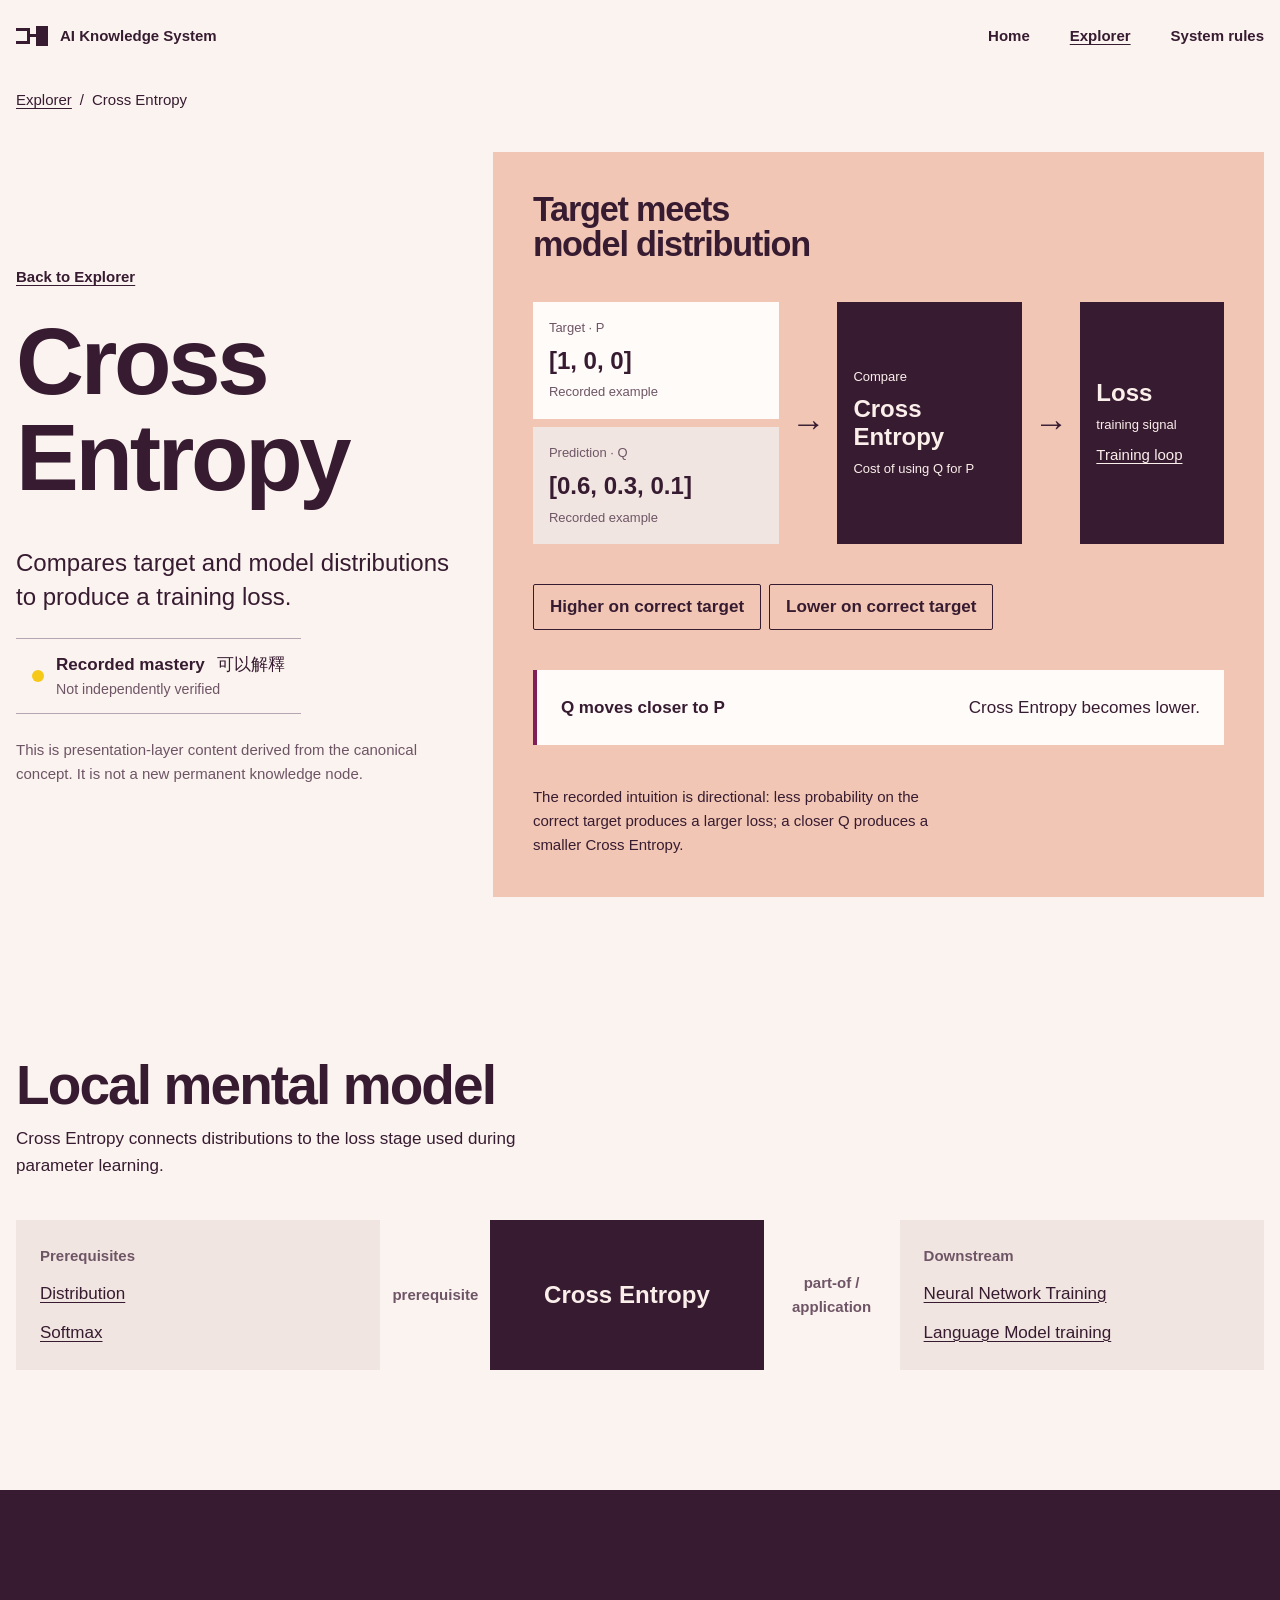
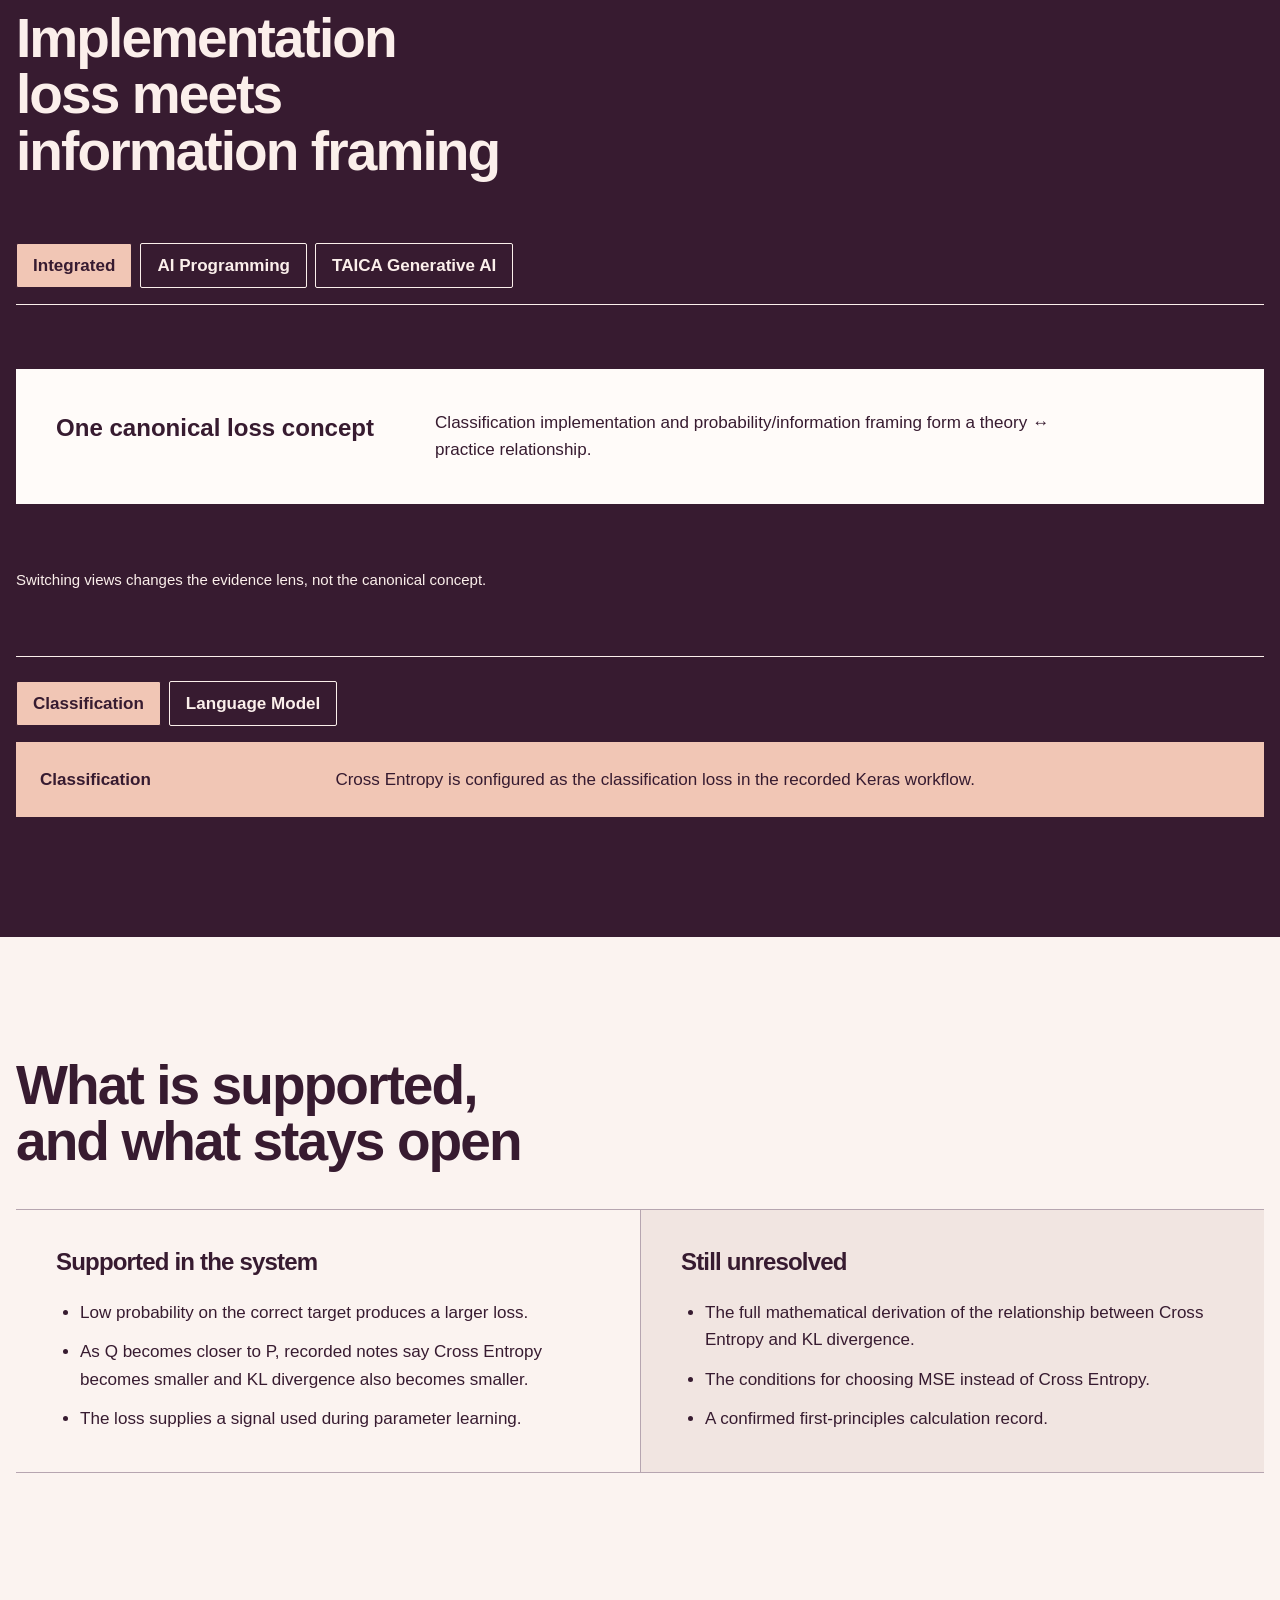
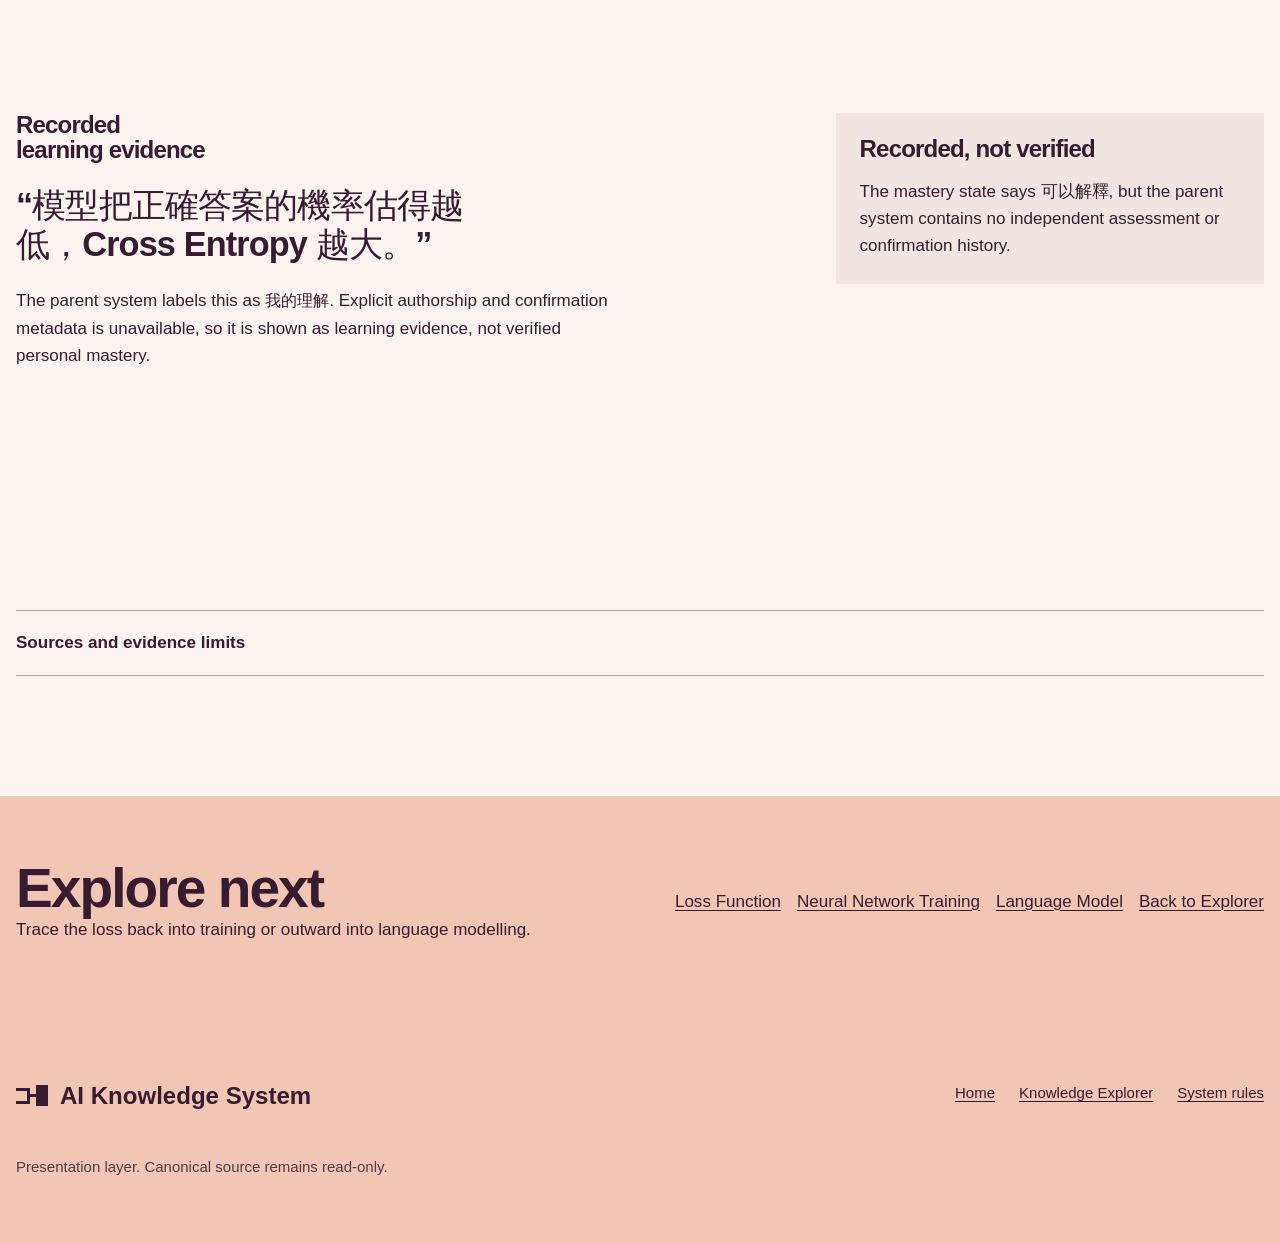
<file: concepts/cross-entropy.html>
<!doctype html>
<html lang="zh-Hant">
  <head>
    <meta charset="utf-8">
    <meta name="viewport" content="width=device-width, initial-scale=1">
    <meta name="description" content="Cross Entropy as the comparison between target and predicted distributions that becomes a training loss.">
    <meta name="theme-color" content="#f7f3f0">
    <link rel="icon" href="data:,">
    <title>Cross Entropy · AI Knowledge System</title>
    <link rel="preconnect" href="https://api.fontshare.com">
    <link href="https://api.fontshare.com/v2/css?f[]=general-sans@400,500,600,700&amp;display=swap" rel="stylesheet">
    <link rel="stylesheet" href="../assets/css/style.css">
    <script src="../assets/js/learning.js" defer></script>
  </head>
  <body id="top" class="concept-page concept-page--cross-entropy">
    <a class="skip-link" href="#main-content">跳到主要內容</a>
    <header class="site-header">
      <nav class="site-nav page-frame" aria-label="主要導覽">
        <a class="site-identity" href="../index.html" aria-label="AI Knowledge System 首頁">
          <span class="merge-mark" aria-hidden="true"><span class="merge-mark__source merge-mark__source--top"></span><span class="merge-mark__source merge-mark__source--bottom"></span><span class="merge-mark__junction"></span><span class="merge-mark__node"></span></span>
          <span>AI Knowledge System</span>
        </a>
        <div class="site-nav__links"><a href="../index.html">Home</a><a aria-current="page" href="../concepts.html">Explorer</a><a href="../index.html#agents">System rules</a></div>
      </nav>
    </header>

    <main id="main-content">
      <div class="breadcrumb page-frame" aria-label="Breadcrumb"><a href="../concepts.html">Explorer</a><span aria-hidden="true">/</span><span aria-current="page">Cross Entropy</span></div>

      <header class="concept-hero page-frame">
        <div class="concept-hero__intro">
          <nav class="concept-back-nav" aria-label="Return to Knowledge Explorer"><a class="concept-back" href="../concepts.html">Back to Explorer</a></nav>
          <h1>Cross Entropy</h1>
          <p class="concept-definition">Compares target and model distributions to produce a training loss.</p>
          <div class="learning-state" aria-label="Recorded mastery: 可以解釋, not independently verified">
            <span class="learning-state__marker" aria-hidden="true"></span>
            <span><strong>Recorded mastery</strong><b>可以解釋</b><small>Not independently verified</small></span>
          </div>
          <p class="concept-layer-note">This is presentation-layer content derived from the canonical concept. It is not a new permanent knowledge node.</p>
        </div>

        <figure class="mechanism-figure mechanism-figure--entropy" aria-labelledby="core-title" aria-describedby="core-caption" data-learning-scope>
          <h2 id="core-title">Target meets model distribution</h2>
          <div class="entropy-comparison" aria-label="Target distribution P and predicted distribution Q feed into Cross Entropy, producing a loss and training signal">
            <div class="distribution-pair">
              <div class="distribution-row"><span>Target · P</span><strong>[1, 0, 0]</strong><small>Recorded example</small></div>
              <div class="distribution-row distribution-row--prediction"><span>Prediction · Q</span><strong>[0.6, 0.3, 0.1]</strong><small>Recorded example</small></div>
            </div>
            <span class="mechanism-connector" aria-hidden="true">→</span>
            <div class="mechanism-node mechanism-node--accent"><span>Compare</span><strong>Cross Entropy</strong><small>Cost of using Q for P</small></div>
            <span class="mechanism-connector" aria-hidden="true">→</span>
            <nav class="loss-signal" aria-label="Continue to the training loop"><strong>Loss</strong><span>training signal</span><a href="neural-network-training.html">Training loop</a></nav>
          </div>
          <div class="direction-switcher" data-learning-switcher data-url-key="probability" data-default-value="higher" aria-label="Compare the correct-target probability"><button type="button" data-switch-target="higher">Higher on correct target</button><button type="button" data-switch-target="lower">Lower on correct target</button></div>
          <div class="direction-panel" data-switch-panel="higher"><strong>Q moves closer to P</strong><span>Cross Entropy becomes lower.</span></div>
          <div class="direction-panel direction-panel--warning" data-switch-panel="lower"><strong>Q assigns less probability to the correct target</strong><span>Cross Entropy becomes larger.</span></div>
          <figcaption id="core-caption">The recorded intuition is directional: less probability on the correct target produces a larger loss; a closer Q produces a smaller Cross Entropy.</figcaption>
        </figure>
      </header>

      <section class="concept-position page-frame local-map" aria-labelledby="position-title">
        <div class="section-heading"><h2 id="position-title">Local mental model</h2><p>Cross Entropy connects distributions to the loss stage used during parameter learning.</p></div>
        <div class="local-map__grid" aria-label="Distribution and Softmax lead to Cross Entropy, which is part of Neural Network Training and applies to Language Model training">
          <div class="local-map__group"><span>Prerequisites</span><a href="../concepts.html#concept-distribution">Distribution</a><a href="softmax.html">Softmax</a></div>
          <span class="local-map__relation">prerequisite</span>
          <strong class="local-map__focus">Cross Entropy</strong>
          <span class="local-map__relation">part-of / application</span>
          <div class="local-map__group"><span>Downstream</span><a href="neural-network-training.html">Neural Network Training</a><a href="../concepts.html#concept-language-model">Language Model training</a></div>
        </div>
      </section>

      <section class="course-mapping" aria-labelledby="perspective-title" data-learning-scope>
        <div class="page-frame course-mapping__inner">
          <div class="section-heading section-heading--inverse"><h2 id="perspective-title">Implementation loss meets information framing</h2></div>
          <div class="perspective-switcher" data-learning-switcher data-url-key="view" data-default-value="integrated" aria-label="Choose a course perspective"><button type="button" data-switch-target="integrated">Integrated</button><button type="button" data-switch-target="ai-programming">AI Programming</button><button type="button" data-switch-target="taica">TAICA Generative AI</button></div>
          <div class="perspective-panel" data-switch-panel="integrated"><strong>One canonical loss concept</strong><p>Classification implementation and probability/information framing form a theory ↔ practice relationship.</p></div>
          <div class="perspective-panel" data-switch-panel="ai-programming"><strong>Classification implementation</strong><p>Connects binary and categorical Cross Entropy losses to model compilation and classification training workflows.</p></div>
          <div class="perspective-panel" data-switch-panel="taica"><strong>Probability and information</strong><p>Compares a target distribution with a model distribution and applies the loss to next-token prediction.</p></div>
          <p id="perspective-caption" class="perspective-caption">Switching views changes the evidence lens, not the canonical concept.</p>
          <div class="context-switch" data-learning-scope>
            <div class="context-switch__controls" data-learning-switcher data-url-key="context" data-default-value="classification" aria-label="Choose an application context"><button type="button" data-switch-target="classification">Classification</button><button type="button" data-switch-target="language-model">Language Model</button></div>
            <div class="context-panel" data-switch-panel="classification"><strong>Classification</strong><span>Cross Entropy is configured as the classification loss in the recorded Keras workflow.</span></div>
            <div class="context-panel" data-switch-panel="language-model"><strong>Language Model</strong><span>Cross Entropy compares the target next-token distribution with the model distribution during training.</span></div>
          </div>
        </div>
      </section>

      <section class="supported-open page-frame" aria-labelledby="supported-title">
        <div class="section-heading"><h2 id="supported-title">What is supported, and what stays open</h2></div>
        <div class="supported-open__grid">
          <div class="supported-open__column supported-open__column--supported">
            <h3>Supported in the system</h3>
            <ul>
              <li>Low probability on the correct target produces a larger loss.</li>
              <li>As Q becomes closer to P, recorded notes say Cross Entropy becomes smaller and KL divergence also becomes smaller.</li>
              <li>The loss supplies a signal used during parameter learning.</li>
            </ul>
          </div>
          <div class="supported-open__column supported-open__column--open">
            <h3>Still unresolved</h3>
            <ul>
              <li>The full mathematical derivation of the relationship between Cross Entropy and KL divergence.</li>
              <li>The conditions for choosing MSE instead of Cross Entropy.</li>
              <li>A confirmed first-principles calculation record.</li>
            </ul>
          </div>
        </div>
      </section>

      <section class="learning-record page-frame" aria-labelledby="evidence-title">
        <div class="learning-record__quote">
          <h2 id="evidence-title">Recorded learning evidence</h2>
          <blockquote>“模型把正確答案的機率估得越低，Cross Entropy 越大。”</blockquote>
          <p>The parent system labels this as <code>我的理解</code>. Explicit authorship and confirmation metadata is unavailable, so it is shown as learning evidence, not verified personal mastery.</p>
        </div>
        <div class="learning-record__questions">
          <h2 id="mastery-title">Recorded, not verified</h2>
          <p>The mastery state says <strong>可以解釋</strong>, but the parent system contains no independent assessment or confirmation history.</p>
        </div>
      </section>

      <section class="evidence-ledger page-frame" aria-label="Sources and evidence limitations">
        <details class="evidence-ledger__details">
          <summary>Sources and evidence limits</summary>
          <div class="evidence-ledger__grid">
            <div><h2>Source ledger</h2><p><code>Cross Entropy.md</code></p><ul><li>人工智慧程式設計: classification-loss implementation</li><li>TAICA 生成式 AI: probability/information framing and language-model training</li></ul></div>
            <div><h2>Evidence limits</h2><ul><li>The parent system explicitly leaves the full KL derivation unresolved.</li><li>MSE comparison remains an open question.</li><li>Recorded mastery and first-person-labelled material lack confirmation metadata.</li></ul></div>
          </div>
        </details>
      </section>

      <section class="explore-next"><div class="page-frame explore-next__inner"><div><h2>Explore next</h2><p>Trace the loss back into training or outward into language modelling.</p></div><nav class="explore-next__links" aria-label="Related concepts"><a href="../concepts.html#concept-loss-function">Loss Function</a><a href="neural-network-training.html">Neural Network Training</a><a href="../concepts.html#concept-language-model">Language Model</a><a href="../concepts.html">Back to Explorer</a></nav></div></section>
    </main>

    <footer class="site-footer"><div class="page-frame site-footer__inner"><div class="site-footer__identity" aria-hidden="true"><span class="merge-mark merge-mark--footer"><span class="merge-mark__source merge-mark__source--top"></span><span class="merge-mark__source merge-mark__source--bottom"></span><span class="merge-mark__junction"></span><span class="merge-mark__node"></span></span><span>AI Knowledge System</span></div><nav class="site-footer__nav" aria-label="頁尾導覽"><a href="../index.html">Home</a><a href="../concepts.html">Knowledge Explorer</a><a href="../index.html#agents">System rules</a></nav><p>Presentation layer. Canonical source remains read-only.</p></div></footer>
  </body>
</html>
</file>
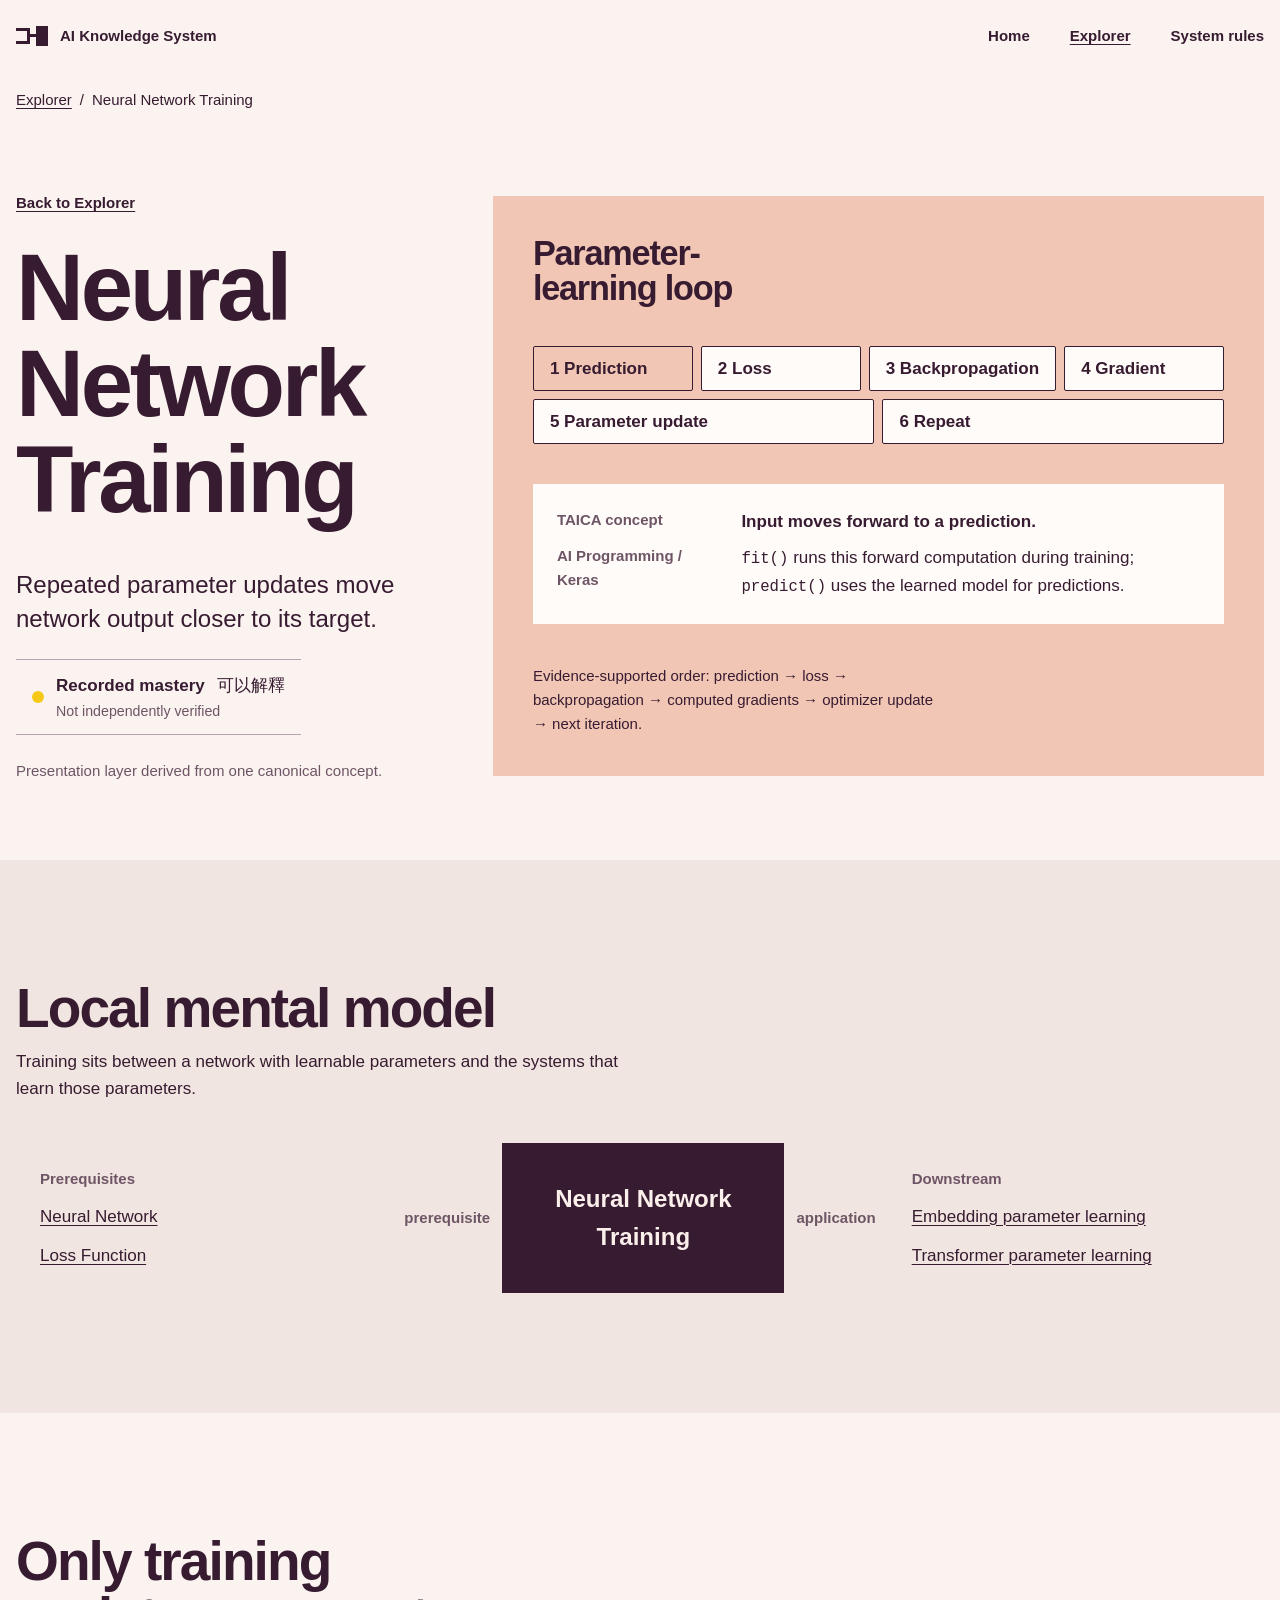
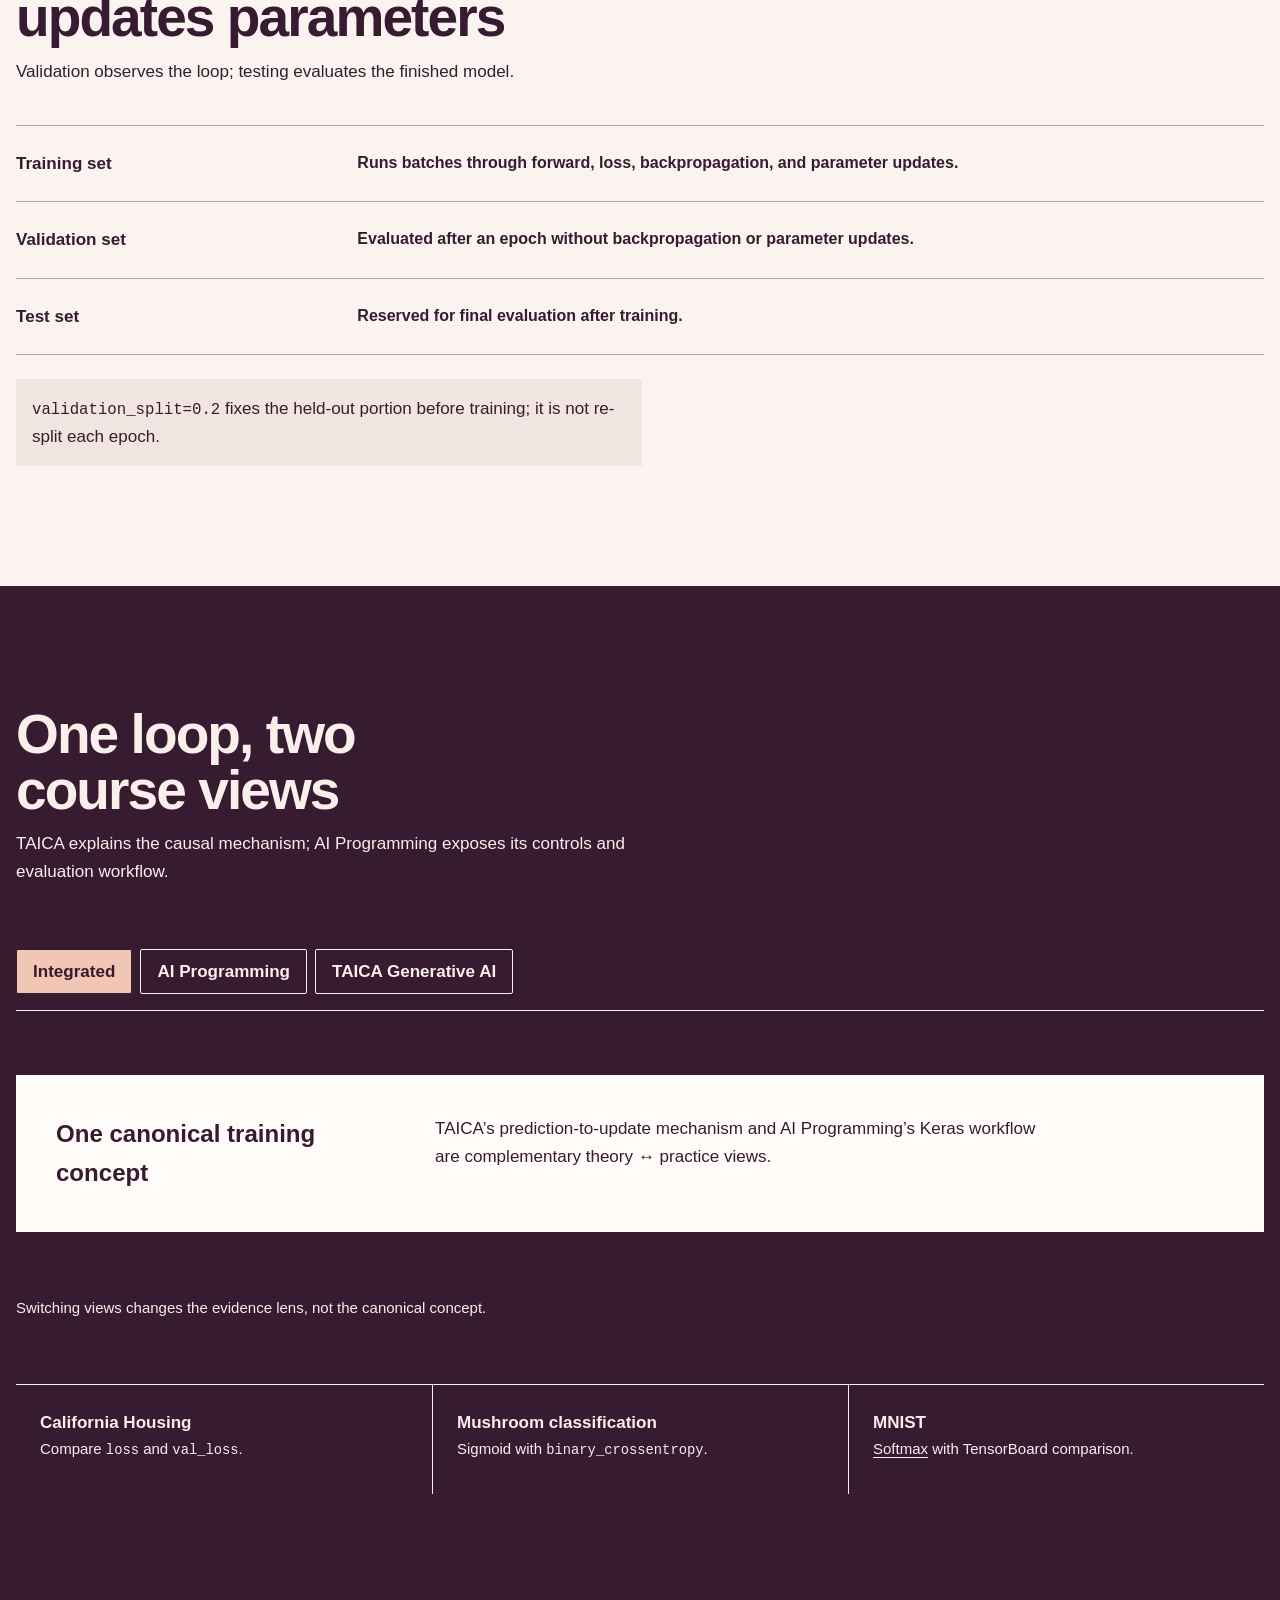
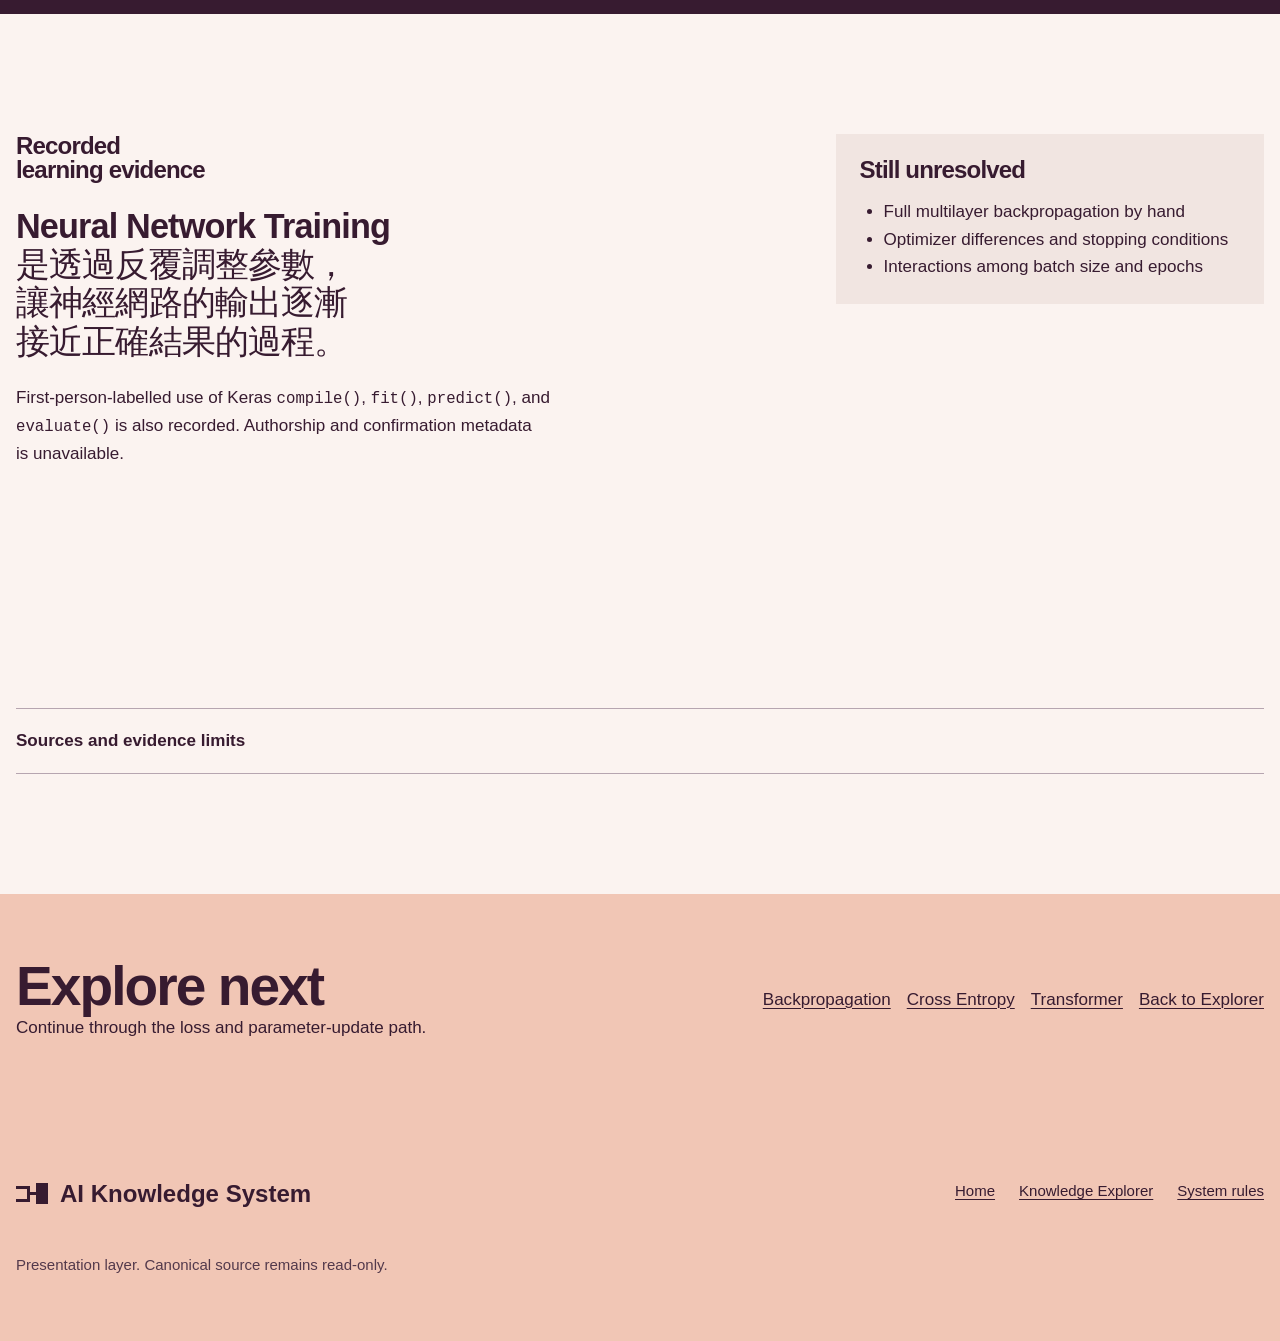
<file: concepts/neural-network-training.html>
<!doctype html>
<html lang="zh-Hant">
  <head>
    <meta charset="utf-8">
    <meta name="viewport" content="width=device-width, initial-scale=1">
    <meta name="description" content="Neural Network Training as an iterative learning loop connecting TAICA theory with Keras practice.">
    <meta name="theme-color" content="#f7f3f0">
    <link rel="icon" href="data:,">
    <title>Neural Network Training · AI Knowledge System</title>
    <link rel="preconnect" href="https://api.fontshare.com">
    <link href="https://api.fontshare.com/v2/css?f[]=general-sans@400,500,600,700&amp;display=swap" rel="stylesheet">
    <link rel="stylesheet" href="../assets/css/style.css">
    <script src="../assets/js/learning.js" defer></script>
  </head>
  <body id="top" class="concept-page concept-page--training">
    <a class="skip-link" href="#main-content">跳到主要內容</a>
    <header class="site-header">
      <nav class="site-nav page-frame" aria-label="主要導覽">
        <a class="site-identity" href="../index.html" aria-label="AI Knowledge System 首頁">
          <span class="merge-mark" aria-hidden="true"><span class="merge-mark__source merge-mark__source--top"></span><span class="merge-mark__source merge-mark__source--bottom"></span><span class="merge-mark__junction"></span><span class="merge-mark__node"></span></span>
          <span>AI Knowledge System</span>
        </a>
        <div class="site-nav__links"><a href="../index.html">Home</a><a aria-current="page" href="../concepts.html">Explorer</a><a href="../index.html#agents">System rules</a></div>
      </nav>
    </header>

    <main id="main-content">
      <div class="breadcrumb page-frame" aria-label="Breadcrumb"><a href="../concepts.html">Explorer</a><span aria-hidden="true">/</span><span aria-current="page">Neural Network Training</span></div>

      <header class="concept-hero page-frame">
        <div class="concept-hero__intro">
          <nav class="concept-back-nav" aria-label="Return to Knowledge Explorer"><a class="concept-back" href="../concepts.html">Back to Explorer</a></nav>
          <h1>Neural Network Training</h1>
          <p class="concept-definition">Repeated parameter updates move network output closer to its target.</p>
          <div class="learning-state" aria-label="Recorded mastery: 可以解釋, not independently verified">
            <span class="learning-state__marker" aria-hidden="true"></span>
            <span><strong>Recorded mastery</strong><b>可以解釋</b><small>Not independently verified</small></span>
          </div>
          <p class="concept-layer-note">Presentation layer derived from one canonical concept.</p>
        </div>

        <figure class="mechanism-figure mechanism-figure--training" aria-labelledby="core-title" aria-describedby="training-caption" data-learning-scope>
          <h2 id="core-title">Parameter-learning loop</h2>
          <div class="learning-stepper" data-learning-switcher data-url-key="stage" data-default-value="prediction" aria-label="Step through the training loop">
            <button type="button" data-switch-target="prediction">1 Prediction</button>
            <button type="button" data-switch-target="loss">2 Loss</button>
            <button type="button" data-switch-target="backpropagation">3 Backpropagation</button>
            <button type="button" data-switch-target="gradient">4 Gradient</button>
            <button type="button" data-switch-target="update">5 Parameter update</button>
            <button type="button" data-switch-target="repeat">6 Repeat</button>
          </div>
          <div class="step-detail" data-switch-panel="prediction"><span>TAICA concept</span><strong>Input moves forward to a prediction.</strong><span>AI Programming / Keras</span><p><code>fit()</code> runs this forward computation during training; <code>predict()</code> uses the learned model for predictions.</p></div>
          <div class="step-detail" data-switch-panel="loss"><span>TAICA concept</span><strong>Prediction is compared with the target to produce loss.</strong><span>AI Programming / Keras</span><p><code>compile()</code> selects the loss; <code>fit()</code> reports training and validation loss.</p></div>
          <div class="step-detail" data-switch-panel="backpropagation"><span>TAICA concept</span><strong>The error signal moves backward through the network.</strong><span>AI Programming / Keras</span><p>The recorded Keras workflow runs this inside <code>fit()</code>; no manual multilayer calculation is claimed.</p></div>
          <div class="step-detail" data-switch-panel="gradient"><span>TAICA concept</span><strong>Backpropagation computes gradients for learnable parameters.</strong><span>AI Programming / Keras</span><p>The framework handles gradient calculation inside the training workflow.</p></div>
          <div class="step-detail" data-switch-panel="update"><span>TAICA concept</span><strong>Parameters are adjusted using the computed gradients.</strong><span>AI Programming / Keras</span><p>The optimizer configured in <code>compile()</code> applies updates during <code>fit()</code>.</p></div>
          <div class="step-detail" data-switch-panel="repeat"><span>TAICA concept</span><strong>The updated parameters feed the next prediction.</strong><span>AI Programming / Keras</span><p>A batch is one update group; an epoch is one pass over all training samples.</p></div>
          <figcaption id="training-caption">Evidence-supported order: prediction → loss → backpropagation → computed gradients → optimizer update → next iteration.</figcaption>
        </figure>
      </header>

      <section class="concept-position section-field local-map" aria-labelledby="position-title">
        <div class="page-frame">
          <div class="section-heading"><h2 id="position-title">Local mental model</h2><p>Training sits between a network with learnable parameters and the systems that learn those parameters.</p></div>
          <div class="local-map__grid" aria-label="Neural Network and Loss Function lead into Neural Network Training, which applies to Embedding and Transformer parameter learning">
            <div class="local-map__group"><span>Prerequisites</span><a href="../concepts.html#concept-neural-network">Neural Network</a><a href="../concepts.html#concept-loss-function">Loss Function</a></div>
            <span class="local-map__relation">prerequisite</span>
            <strong class="local-map__focus">Neural Network Training</strong>
            <span class="local-map__relation">application</span>
            <div class="local-map__group"><span>Downstream</span><a href="../concepts.html#concept-embedding">Embedding parameter learning</a><a href="../concepts.html#concept-transformer">Transformer parameter learning</a></div>
          </div>
        </div>
      </section>

      <section class="data-roles page-frame" aria-labelledby="data-roles-title">
        <div class="section-heading"><h2 id="data-roles-title">Only training updates parameters</h2><p>Validation observes the loop; testing evaluates the finished model.</p></div>
        <div class="data-role-rows">
          <div><strong>Training set</strong><span>Runs batches through forward, loss, backpropagation, and parameter updates.</span></div>
          <div><strong>Validation set</strong><span>Evaluated after an epoch without backpropagation or parameter updates.</span></div>
          <div><strong>Test set</strong><span>Reserved for final evaluation after training.</span></div>
        </div>
        <p class="data-role-note"><code>validation_split=0.2</code> fixes the held-out portion before training; it is not re-split each epoch.</p>
      </section>

      <section class="course-mapping" aria-labelledby="perspective-title" data-learning-scope>
        <div class="page-frame course-mapping__inner">
          <div class="section-heading section-heading--inverse"><h2 id="perspective-title">One loop, two course views</h2><p>TAICA explains the causal mechanism; AI Programming exposes its controls and evaluation workflow.</p></div>
          <div class="perspective-switcher" data-learning-switcher data-url-key="view" data-default-value="integrated" aria-label="Choose a course perspective"><button type="button" data-switch-target="integrated">Integrated</button><button type="button" data-switch-target="ai-programming">AI Programming</button><button type="button" data-switch-target="taica">TAICA Generative AI</button></div>
          <div class="perspective-panel" data-switch-panel="integrated"><strong>One canonical training concept</strong><p>TAICA’s prediction-to-update mechanism and AI Programming’s Keras workflow are complementary theory ↔ practice views.</p></div>
          <div class="perspective-panel" data-switch-panel="ai-programming"><strong>Workflow and controls</strong><p><code>compile()</code> configures loss, optimizer, and metrics. <code>fit()</code> runs batches and epochs; validation observes; <code>evaluate()</code> tests the trained model.</p></div>
          <div class="perspective-panel" data-switch-panel="taica"><strong>Conceptual parameter learning</strong><p>Prediction → loss → backpropagation and gradient calculation → parameter update. Week 4 applies this framing to embeddings, Q/K/V, and other language-model parameters.</p></div>
          <p id="perspective-caption" class="perspective-caption">Switching views changes the evidence lens, not the canonical concept.</p>
          <div class="implementation-examples" aria-label="Recorded classroom examples" data-switch-visible="integrated ai-programming">
            <div><strong>California Housing</strong><span>Compare <code>loss</code> and <code>val_loss</code>.</span></div>
            <div><strong>Mushroom classification</strong><span>Sigmoid with <code>binary_crossentropy</code>.</span></div>
            <div><strong>MNIST</strong><span><a href="softmax.html">Softmax</a> with TensorBoard comparison.</span></div>
          </div>
        </div>
      </section>

      <section class="learning-record page-frame" aria-labelledby="evidence-title">
        <div class="learning-record__quote">
          <h2 id="evidence-title">Recorded learning evidence</h2>
          <blockquote>Neural Network Training 是透過反覆調整參數，讓神經網路的輸出逐漸接近正確結果的過程。</blockquote>
          <p>First-person-labelled use of Keras <code>compile()</code>, <code>fit()</code>, <code>predict()</code>, and <code>evaluate()</code> is also recorded. Authorship and confirmation metadata is unavailable.</p>
        </div>
        <div class="learning-record__questions">
          <h2 id="mastery-title">Still unresolved</h2>
          <ul>
            <li>Full multilayer backpropagation by hand</li>
            <li>Optimizer differences and stopping conditions</li>
            <li>Interactions among batch size and epochs</li>
          </ul>
        </div>
      </section>

      <section class="evidence-ledger page-frame" aria-label="Sources and evidence limitations">
        <details class="evidence-ledger__details">
          <summary>Sources and evidence limits</summary>
          <div class="evidence-ledger__grid">
            <div><h2>Source ledger</h2><p><code>Neural Network Training.md</code></p><ul><li>人工智慧程式設計: handwritten note and MLP workflow</li><li>TAICA 生成式 AI: Week 2 neural networks; Week 4 LLM and Transformer</li><li>人工智慧方法與工具 is index-only here</li></ul></div>
            <div><h2>Evidence limits</h2><ul><li>Recorded mastery has no formal confirmation history.</li><li>The handwritten note is source-organized and contains OCR uncertainty.</li><li>Relationship labels formalize supported prose; no separately validated graph-edge record exists.</li></ul></div>
          </div>
        </details>
      </section>

      <section class="explore-next"><div class="page-frame explore-next__inner"><div><h2>Explore next</h2><p>Continue through the loss and parameter-update path.</p></div><nav class="explore-next__links" aria-label="Related concepts"><a href="../concepts.html#concept-backpropagation">Backpropagation</a><a href="cross-entropy.html">Cross Entropy</a><a href="../concepts.html#concept-transformer">Transformer</a><a href="../concepts.html">Back to Explorer</a></nav></div></section>
    </main>

    <footer class="site-footer"><div class="page-frame site-footer__inner"><div class="site-footer__identity" aria-hidden="true"><span class="merge-mark merge-mark--footer"><span class="merge-mark__source merge-mark__source--top"></span><span class="merge-mark__source merge-mark__source--bottom"></span><span class="merge-mark__junction"></span><span class="merge-mark__node"></span></span><span>AI Knowledge System</span></div><nav class="site-footer__nav" aria-label="頁尾導覽"><a href="../index.html">Home</a><a href="../concepts.html">Knowledge Explorer</a><a href="../index.html#agents">System rules</a></nav><p>Presentation layer. Canonical source remains read-only.</p></div></footer>
  </body>
</html>
</file>
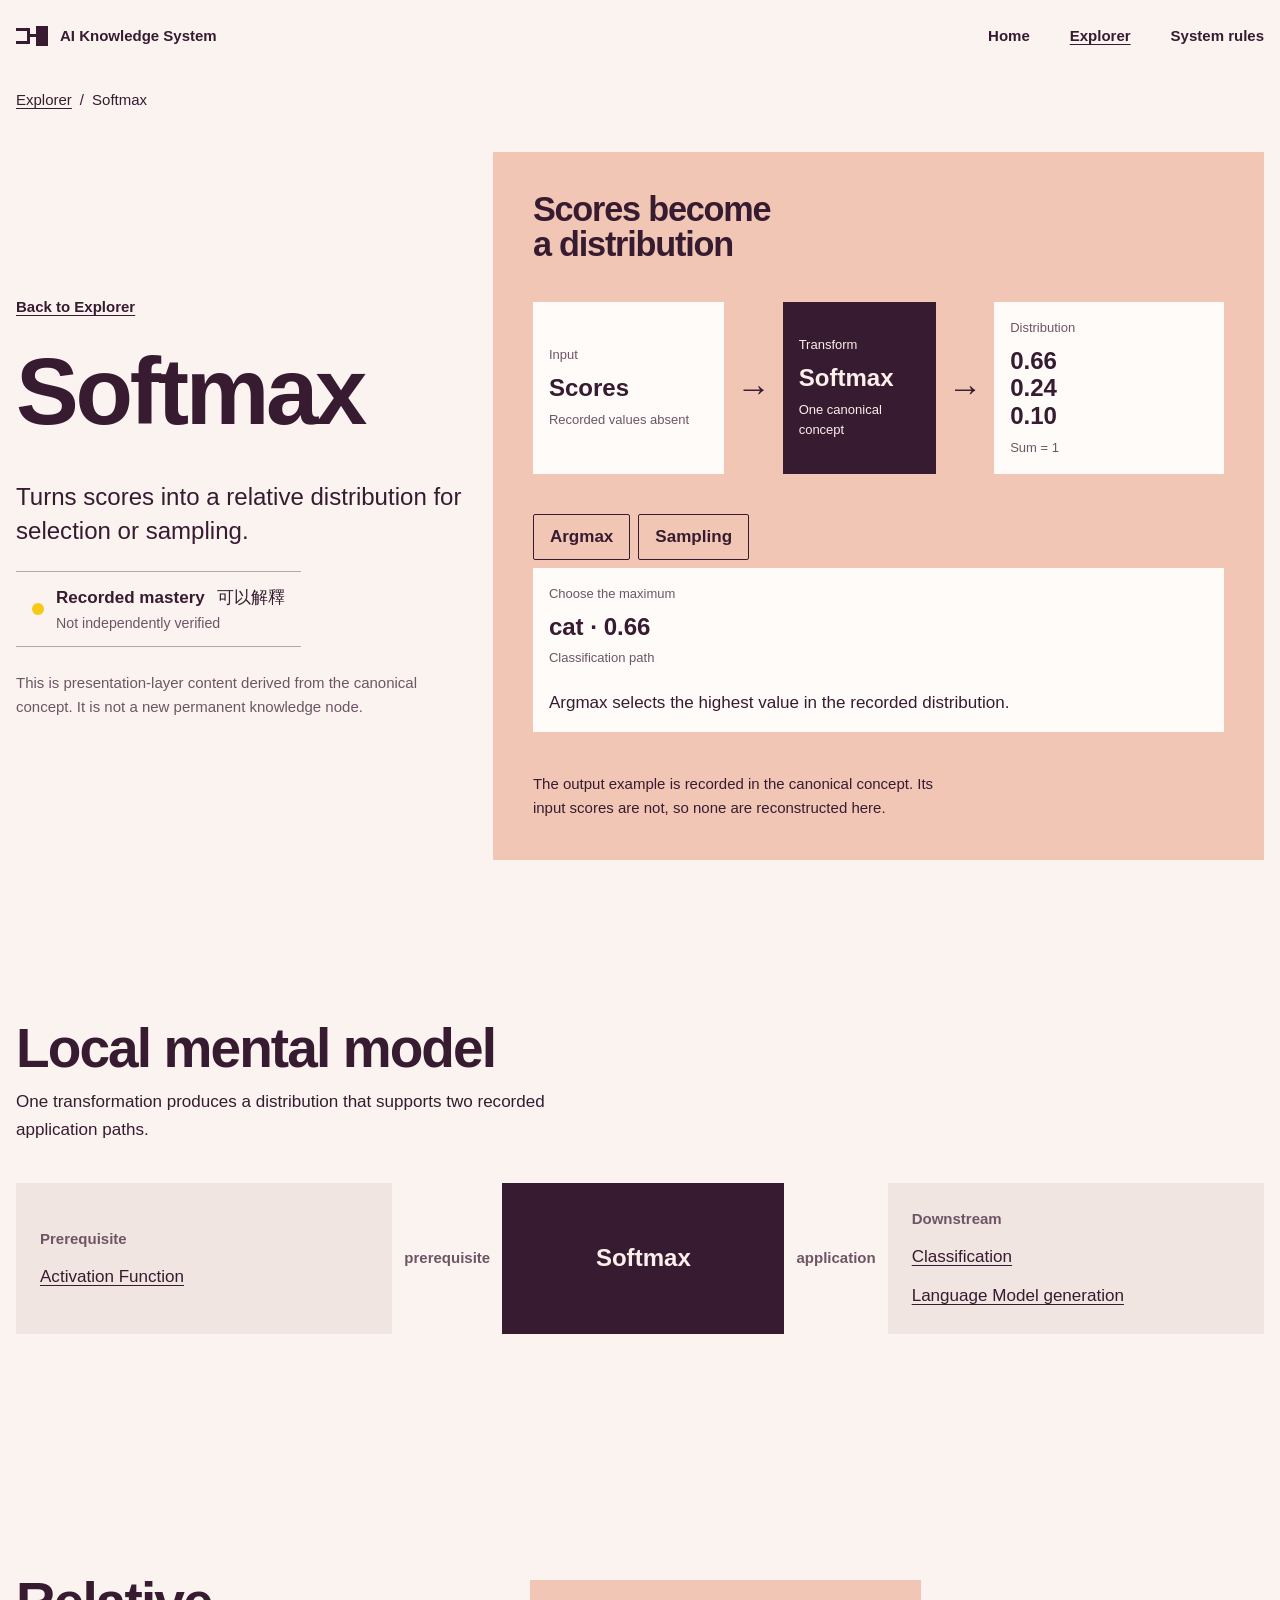
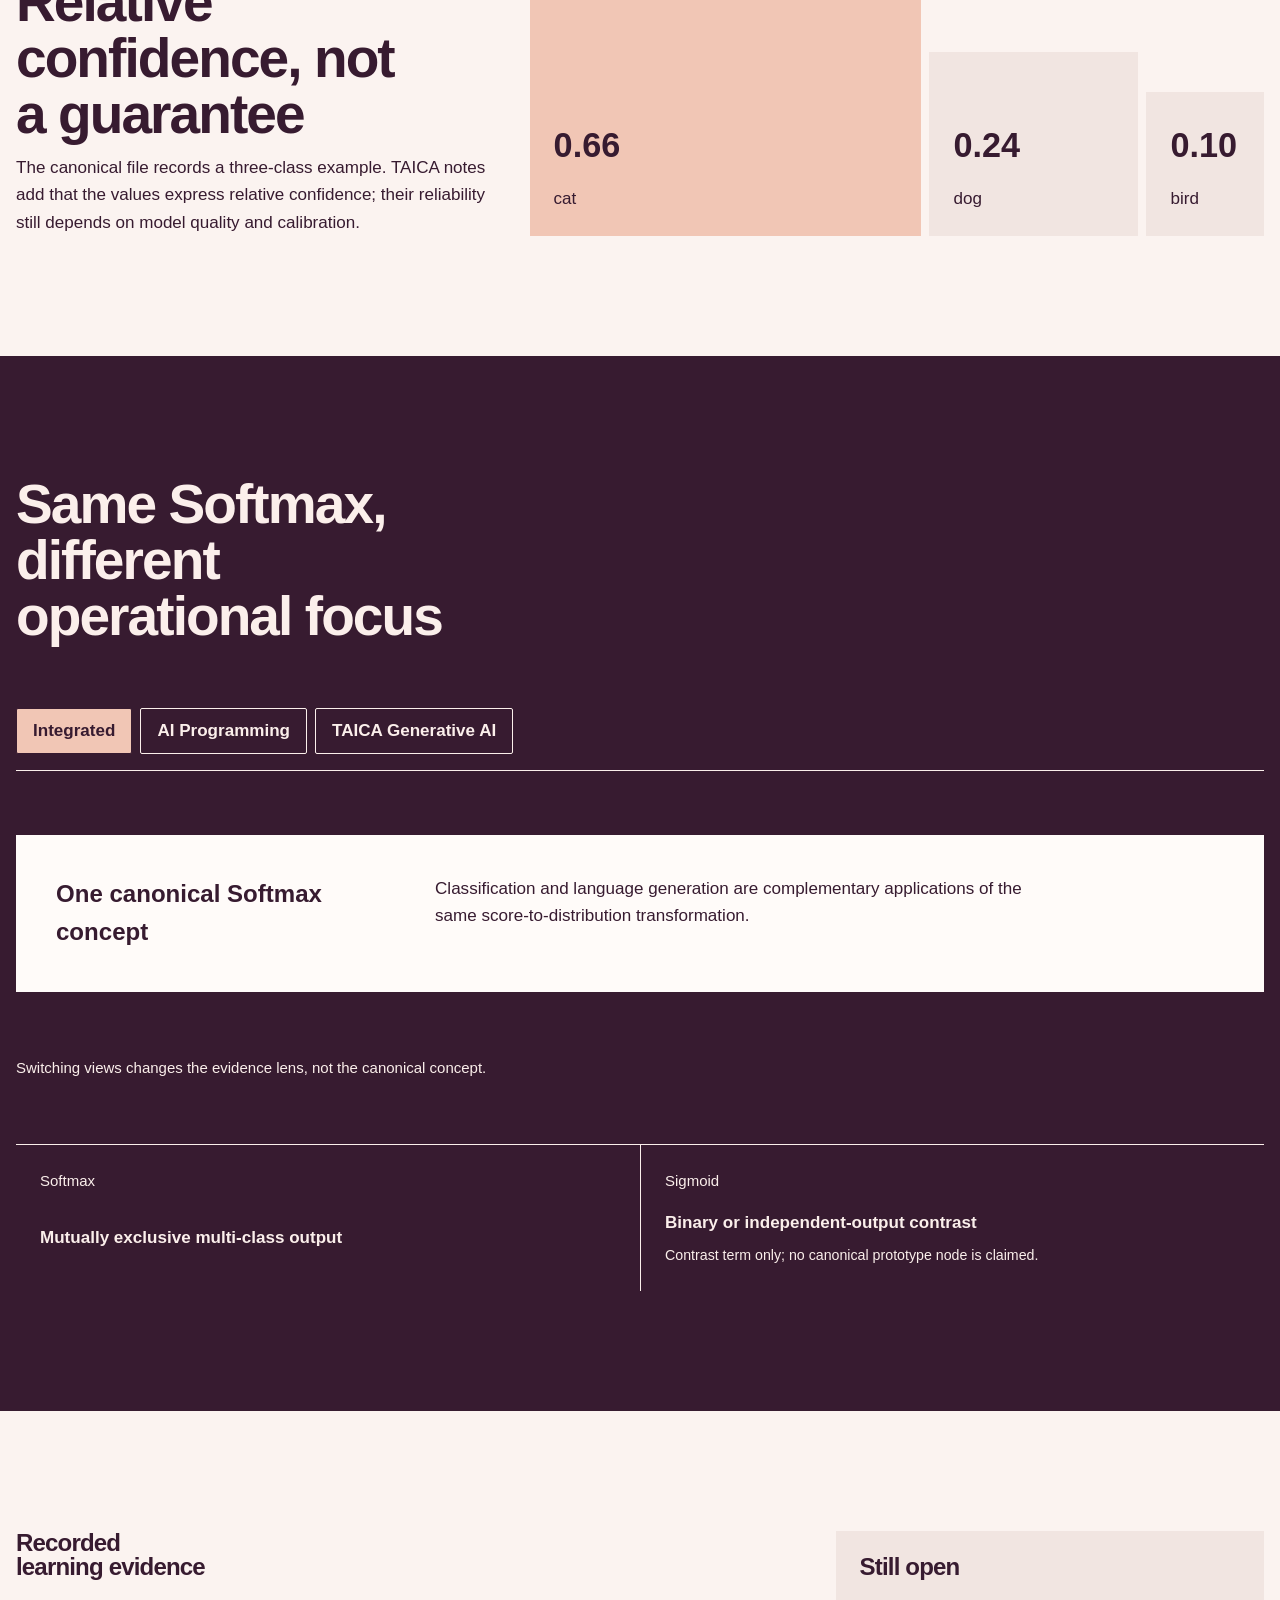
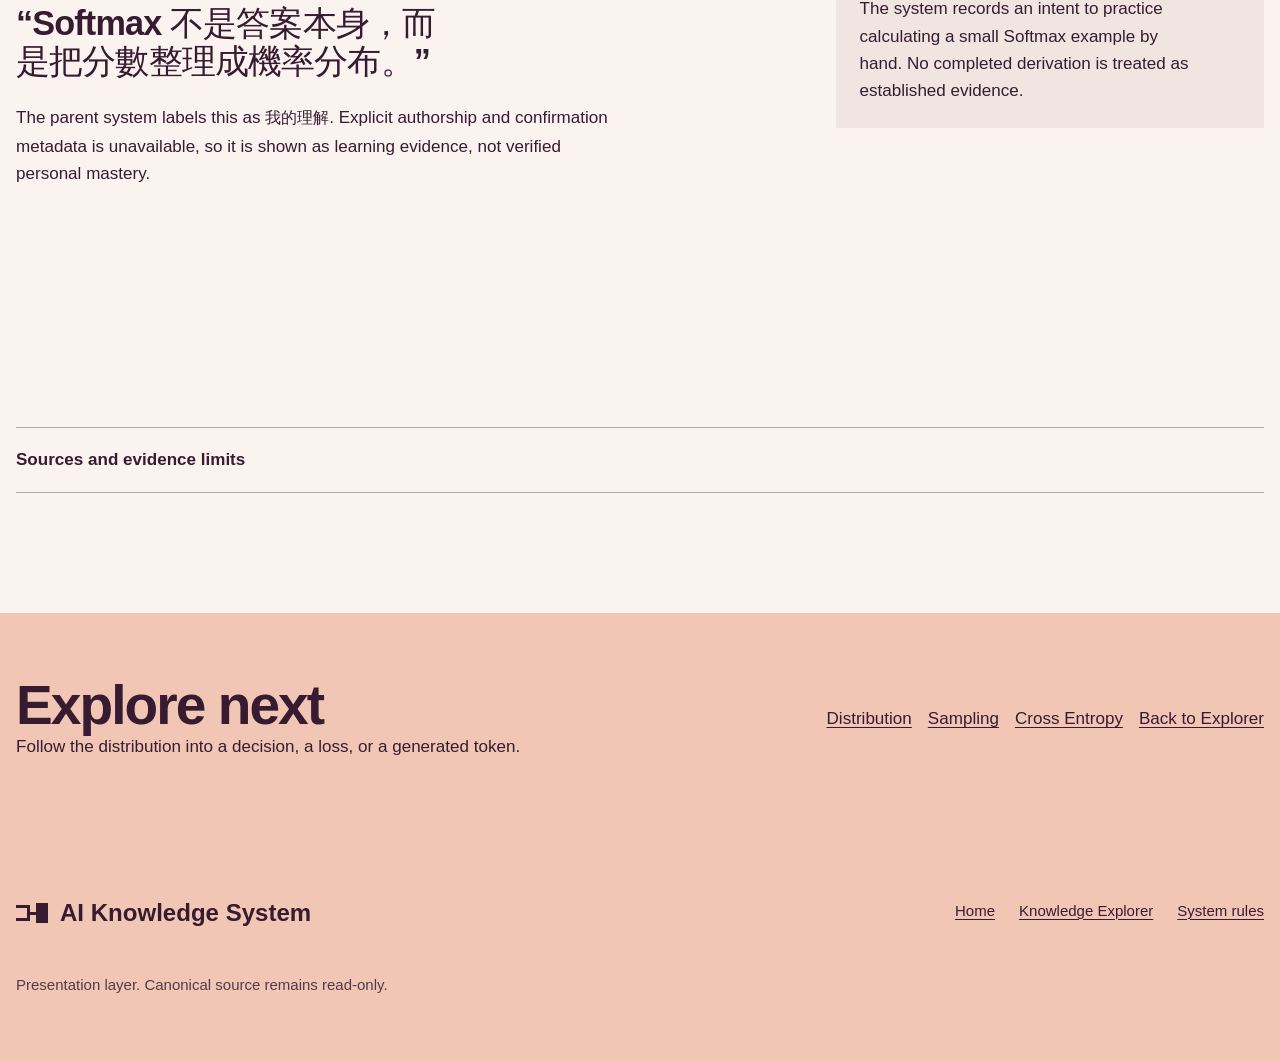
<file: concepts/softmax.html>
<!doctype html>
<html lang="zh-Hant">
  <head>
    <meta charset="utf-8">
    <meta name="viewport" content="width=device-width, initial-scale=1">
    <meta name="description" content="Softmax as one canonical concept connecting classification decisions with language-generation sampling.">
    <meta name="theme-color" content="#f7f3f0">
    <link rel="icon" href="data:,">
    <title>Softmax · AI Knowledge System</title>
    <link rel="preconnect" href="https://api.fontshare.com">
    <link href="https://api.fontshare.com/v2/css?f[]=general-sans@400,500,600,700&amp;display=swap" rel="stylesheet">
    <link rel="stylesheet" href="../assets/css/style.css">
    <script src="../assets/js/learning.js" defer></script>
  </head>
  <body id="top" class="concept-page concept-page--softmax">
    <a class="skip-link" href="#main-content">跳到主要內容</a>
    <header class="site-header">
      <nav class="site-nav page-frame" aria-label="主要導覽">
        <a class="site-identity" href="../index.html" aria-label="AI Knowledge System 首頁">
          <span class="merge-mark" aria-hidden="true"><span class="merge-mark__source merge-mark__source--top"></span><span class="merge-mark__source merge-mark__source--bottom"></span><span class="merge-mark__junction"></span><span class="merge-mark__node"></span></span>
          <span>AI Knowledge System</span>
        </a>
        <div class="site-nav__links"><a href="../index.html">Home</a><a aria-current="page" href="../concepts.html">Explorer</a><a href="../index.html#agents">System rules</a></div>
      </nav>
    </header>

    <main id="main-content">
      <div class="breadcrumb page-frame" aria-label="Breadcrumb"><a href="../concepts.html">Explorer</a><span aria-hidden="true">/</span><span aria-current="page">Softmax</span></div>

      <header class="concept-hero page-frame">
        <div class="concept-hero__intro">
          <nav class="concept-back-nav" aria-label="Return to Knowledge Explorer"><a class="concept-back" href="../concepts.html">Back to Explorer</a></nav>
          <h1>Softmax</h1>
          <p class="concept-definition">Turns scores into a relative distribution for selection or sampling.</p>
          <div class="learning-state" aria-label="Recorded mastery: 可以解釋, not independently verified">
            <span class="learning-state__marker" aria-hidden="true"></span>
            <span><strong>Recorded mastery</strong><b>可以解釋</b><small>Not independently verified</small></span>
          </div>
          <p class="concept-layer-note">This is presentation-layer content derived from the canonical concept. It is not a new permanent knowledge node.</p>
        </div>

        <figure class="mechanism-figure mechanism-figure--softmax" aria-labelledby="core-title" aria-describedby="core-caption" data-learning-scope>
          <h2 id="core-title">Scores become a distribution</h2>
          <div class="softmax-flow" aria-label="Scores pass through Softmax to form a probability distribution, then branch to argmax or sampling">
            <div class="mechanism-node mechanism-node--muted"><span>Input</span><strong>Scores</strong><small>Recorded values absent</small></div>
            <span class="mechanism-connector" aria-hidden="true">→</span>
            <div class="mechanism-node mechanism-node--accent"><span>Transform</span><strong>Softmax</strong><small>One canonical concept</small></div>
            <span class="mechanism-connector" aria-hidden="true">→</span>
            <div class="mechanism-node mechanism-node--distribution"><span>Distribution</span><strong>0.66<br>0.24<br>0.10</strong><small>Sum = 1</small></div>
          </div>
          <div class="decision-fork" aria-label="Two decision paths from the same probability distribution">
            <div class="decision-switcher" data-learning-switcher data-url-key="decision" data-default-value="argmax" aria-label="Compare Argmax and Sampling"><button type="button" data-switch-target="argmax">Argmax</button><button type="button" data-switch-target="sampling">Sampling</button></div>
            <div class="decision-card decision-card--active" data-switch-panel="argmax"><span>Choose the maximum</span><strong>cat · 0.66</strong><small>Classification path</small><p>Argmax selects the highest value in the recorded distribution.</p></div>
            <div class="decision-card decision-card--active" data-switch-panel="sampling"><span>Draw from the distribution</span><strong>all three remain candidates</strong><small>Generation path</small><p>Sampling uses the relative probabilities; the notes do not record one sampled outcome.</p></div>
          </div>
          <figcaption id="core-caption">The output example is recorded in the canonical concept. Its input scores are not, so none are reconstructed here.</figcaption>
        </figure>
      </header>

      <section class="concept-position page-frame local-map" aria-labelledby="position-title">
        <div class="section-heading"><h2 id="position-title">Local mental model</h2><p>One transformation produces a distribution that supports two recorded application paths.</p></div>
        <div class="local-map__grid" aria-label="Activation Function leads to Softmax, which applies to Classification and Language Model generation">
          <div class="local-map__group"><span>Prerequisite</span><a href="../concepts.html#concept-activation-function">Activation Function</a></div>
          <span class="local-map__relation">prerequisite</span>
          <strong class="local-map__focus">Softmax</strong>
          <span class="local-map__relation">application</span>
          <div class="local-map__group"><span>Downstream</span><a href="../concepts.html#concept-classification">Classification</a><a href="../concepts.html#concept-language-model">Language Model generation</a></div>
        </div>
      </section>

      <section class="probability-example page-frame" aria-labelledby="example-title">
        <div class="section-heading"><h2 id="example-title">Relative confidence, not a guarantee</h2><p>The canonical file records a three-class example. TAICA notes add that the values express relative confidence; their reliability still depends on model quality and calibration.</p></div>
        <div class="probability-example__values" aria-label="Recorded distribution: cat 0.66, dog 0.24, bird 0.10">
          <div><strong>0.66</strong><span>cat</span></div>
          <div><strong>0.24</strong><span>dog</span></div>
          <div><strong>0.10</strong><span>bird</span></div>
        </div>
      </section>

      <section class="course-mapping" aria-labelledby="perspective-title" data-learning-scope>
        <div class="page-frame course-mapping__inner">
          <div class="section-heading section-heading--inverse"><h2 id="perspective-title">Same Softmax, different operational focus</h2></div>
          <div class="perspective-switcher" data-learning-switcher data-url-key="view" data-default-value="integrated" aria-label="Choose a course perspective"><button type="button" data-switch-target="integrated">Integrated</button><button type="button" data-switch-target="ai-programming">AI Programming</button><button type="button" data-switch-target="taica">TAICA Generative AI</button></div>
          <div class="perspective-panel" data-switch-panel="integrated"><strong>One canonical Softmax concept</strong><p>Classification and language generation are complementary applications of the same score-to-distribution transformation.</p></div>
          <div class="perspective-panel" data-switch-panel="ai-programming"><strong>Classification output</strong><p>Uses Softmax for mutually exclusive multi-class output and contrasts it with sigmoid in binary or independent-output settings.</p></div>
          <div class="perspective-panel" data-switch-panel="taica"><strong>Distribution and generation</strong><p>Emphasizes probability distributions, argmax versus sampling, and next-token use in language generation.</p></div>
          <p id="perspective-caption" class="perspective-caption">Switching views changes the evidence lens, not the canonical concept.</p>

          <div class="contrast-register" aria-label="Recorded contrast between Softmax and sigmoid" data-switch-visible="integrated ai-programming">
            <div><span>Softmax</span><strong>Mutually exclusive multi-class output</strong></div>
            <div><span>Sigmoid</span><strong>Binary or independent-output contrast</strong><small>Contrast term only; no canonical prototype node is claimed.</small></div>
          </div>
        </div>
      </section>

      <section class="learning-record page-frame" aria-labelledby="evidence-title">
        <div class="learning-record__quote">
          <h2 id="evidence-title">Recorded learning evidence</h2>
          <blockquote>“Softmax 不是答案本身，而是把分數整理成機率分布。”</blockquote>
          <p>The parent system labels this as <code>我的理解</code>. Explicit authorship and confirmation metadata is unavailable, so it is shown as learning evidence, not verified personal mastery.</p>
        </div>
        <div class="learning-record__questions">
          <h2 id="mastery-title">Still open</h2>
          <p>The system records an intent to practice calculating a small Softmax example by hand. No completed derivation is treated as established evidence.</p>
        </div>
      </section>

      <section class="evidence-ledger page-frame" aria-label="Sources and evidence limitations">
        <details class="evidence-ledger__details">
          <summary>Sources and evidence limits</summary>
          <div class="evidence-ledger__grid">
            <div><h2>Source ledger</h2><p><code>Softmax.md</code></p><ul><li>人工智慧程式設計: classification output activation</li><li>TAICA 生成式 AI: Week 2 distributions; Weeks 3 and 4 generation context</li></ul></div>
            <div><h2>Evidence limits</h2><ul><li>The example records output probabilities, not the input scores.</li><li>Calibration is mentioned but not developed into a canonical concept.</li><li>Recorded mastery has no independent confirmation history.</li></ul></div>
          </div>
        </details>
      </section>

      <section class="explore-next"><div class="page-frame explore-next__inner"><div><h2>Explore next</h2><p>Follow the distribution into a decision, a loss, or a generated token.</p></div><nav class="explore-next__links" aria-label="Related concepts"><a href="../concepts.html#concept-distribution">Distribution</a><a href="../concepts.html#concept-sampling">Sampling</a><a href="cross-entropy.html">Cross Entropy</a><a href="../concepts.html">Back to Explorer</a></nav></div></section>
    </main>

    <footer class="site-footer"><div class="page-frame site-footer__inner"><div class="site-footer__identity" aria-hidden="true"><span class="merge-mark merge-mark--footer"><span class="merge-mark__source merge-mark__source--top"></span><span class="merge-mark__source merge-mark__source--bottom"></span><span class="merge-mark__junction"></span><span class="merge-mark__node"></span></span><span>AI Knowledge System</span></div><nav class="site-footer__nav" aria-label="頁尾導覽"><a href="../index.html">Home</a><a href="../concepts.html">Knowledge Explorer</a><a href="../index.html#agents">System rules</a></nav><p>Presentation layer. Canonical source remains read-only.</p></div></footer>
  </body>
</html>
</file>
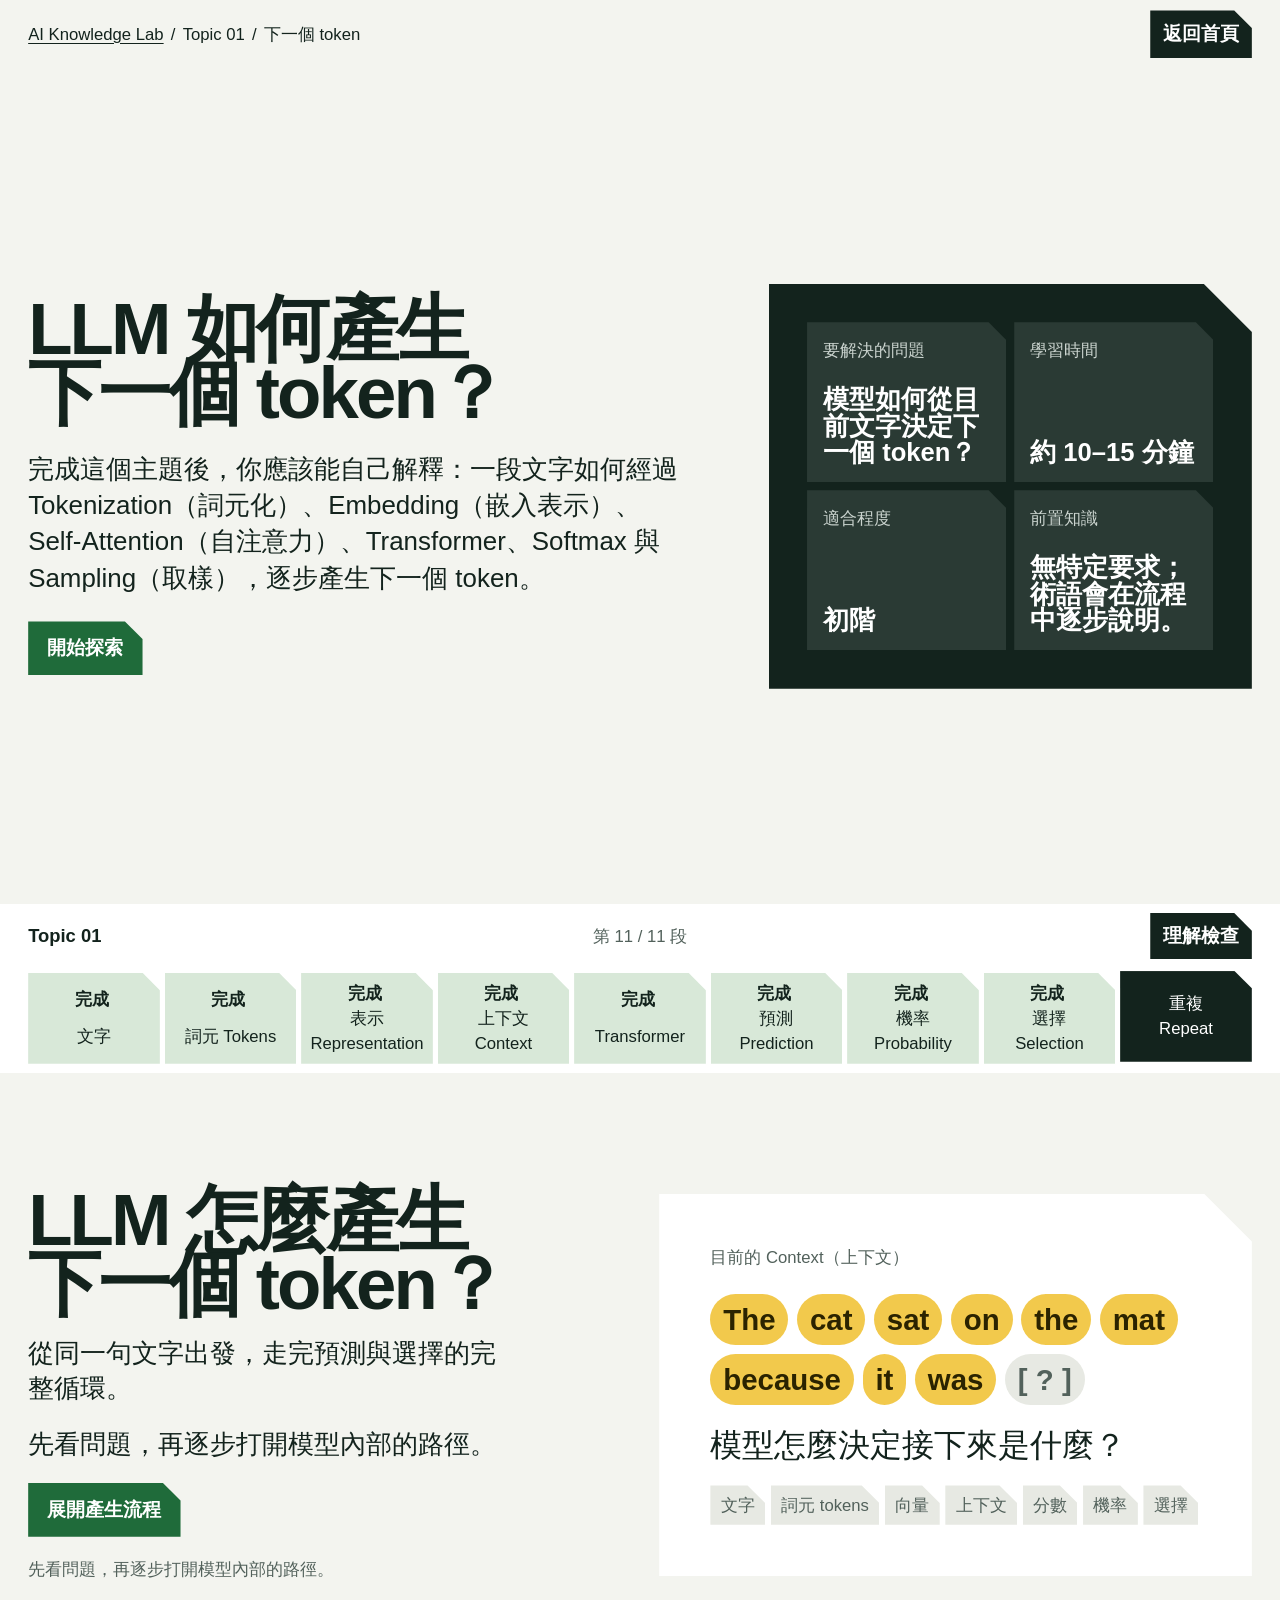
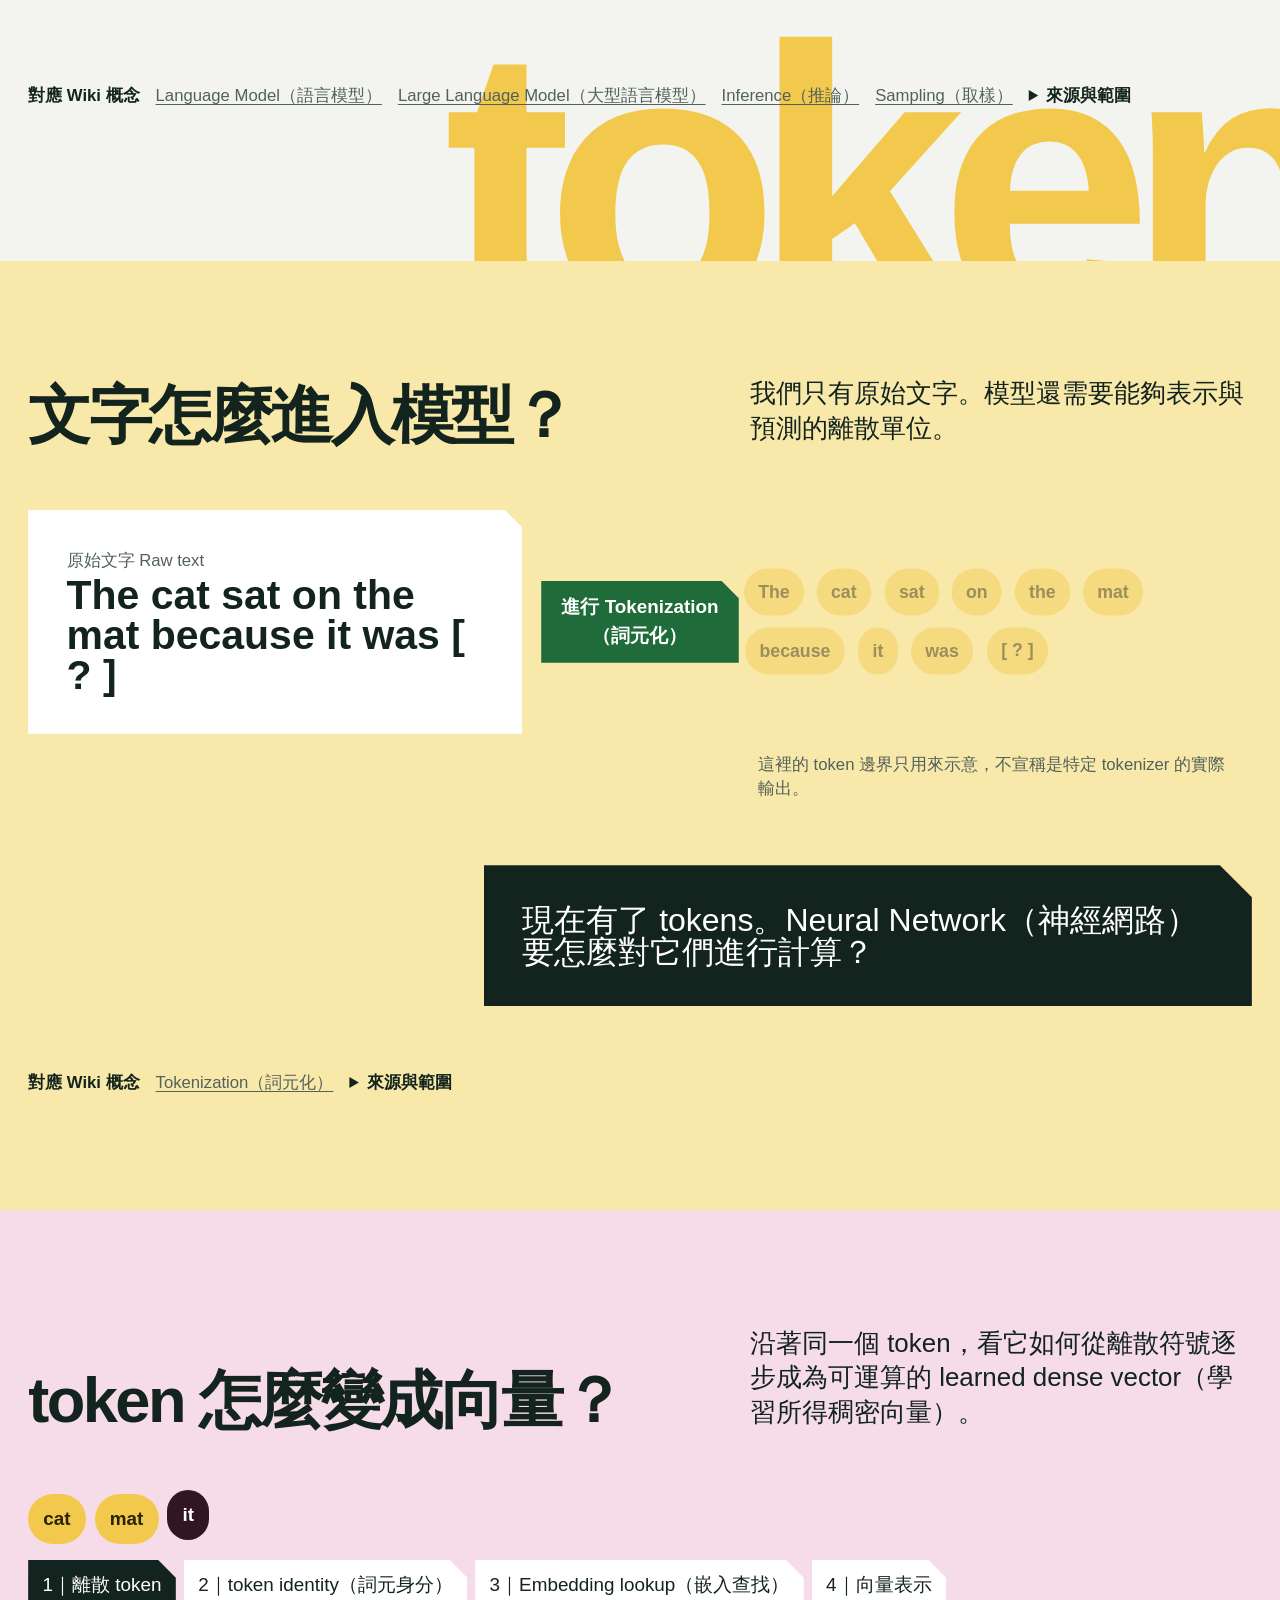
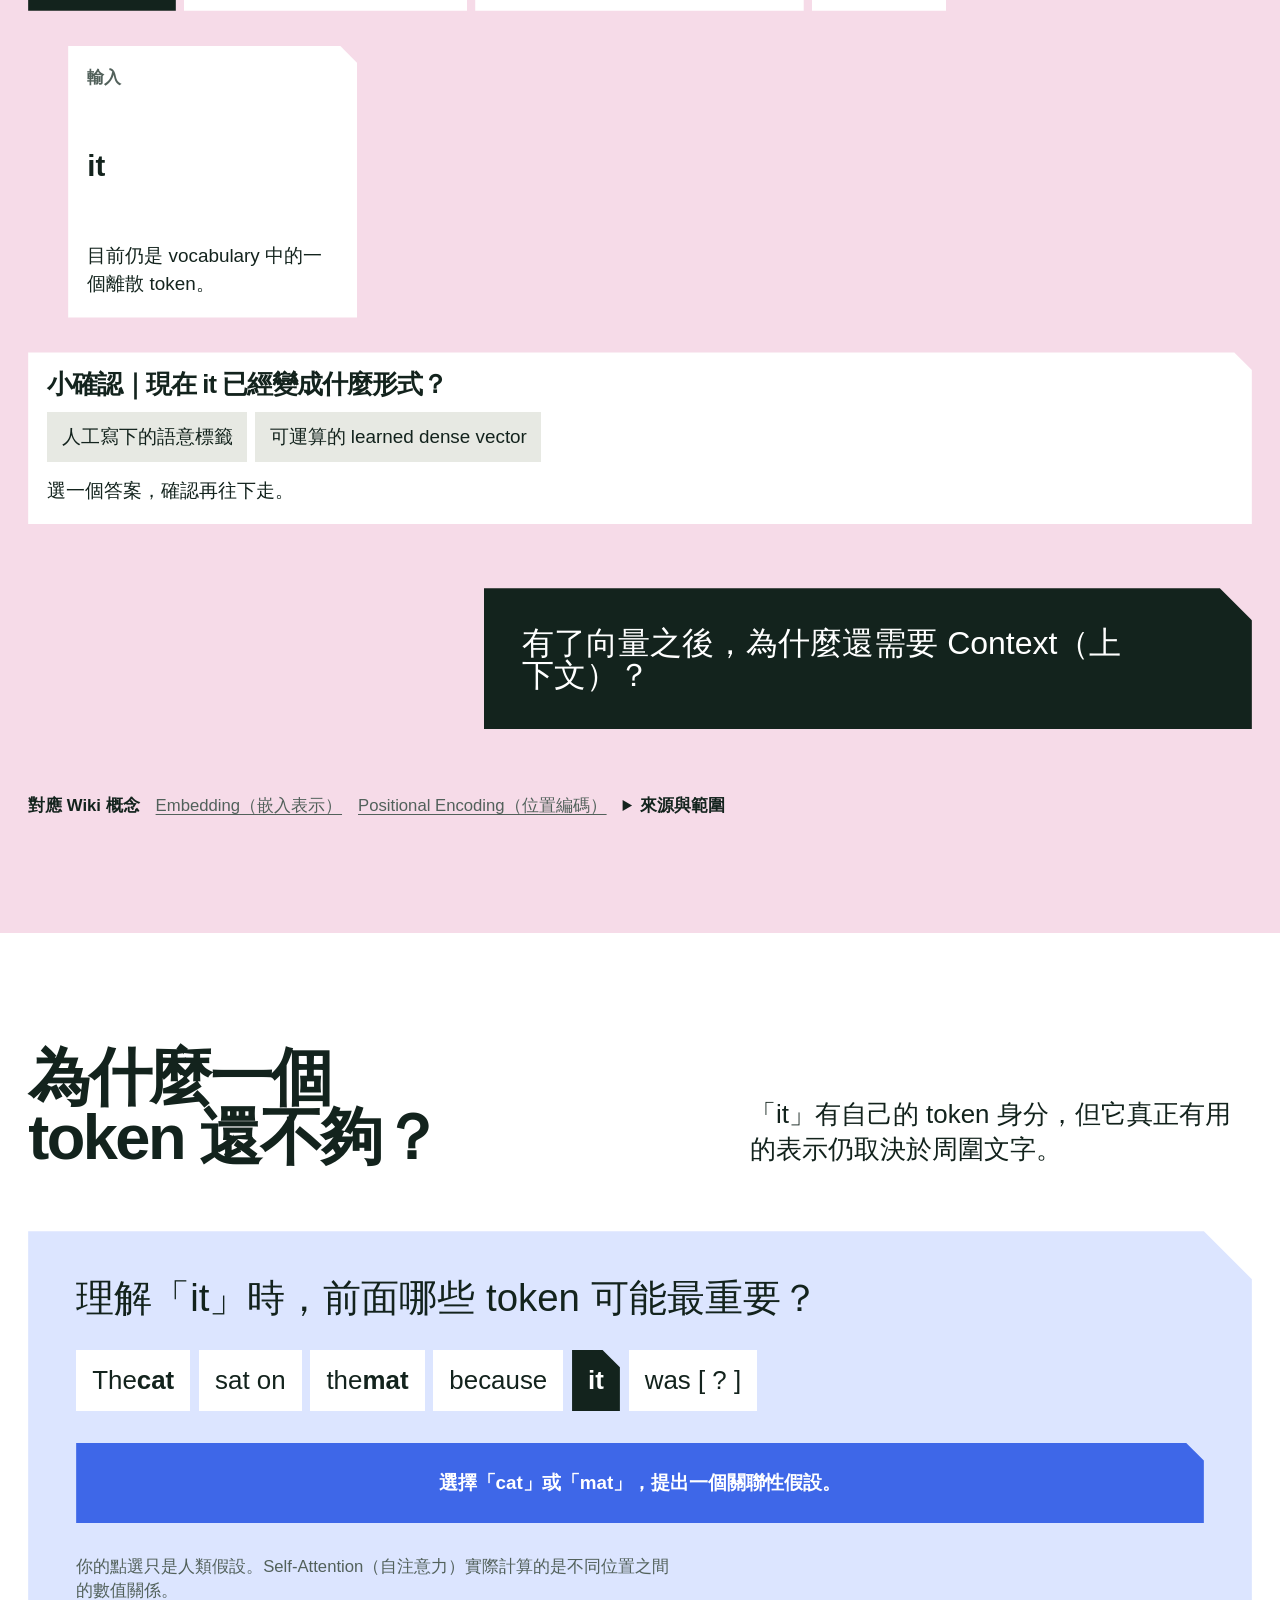
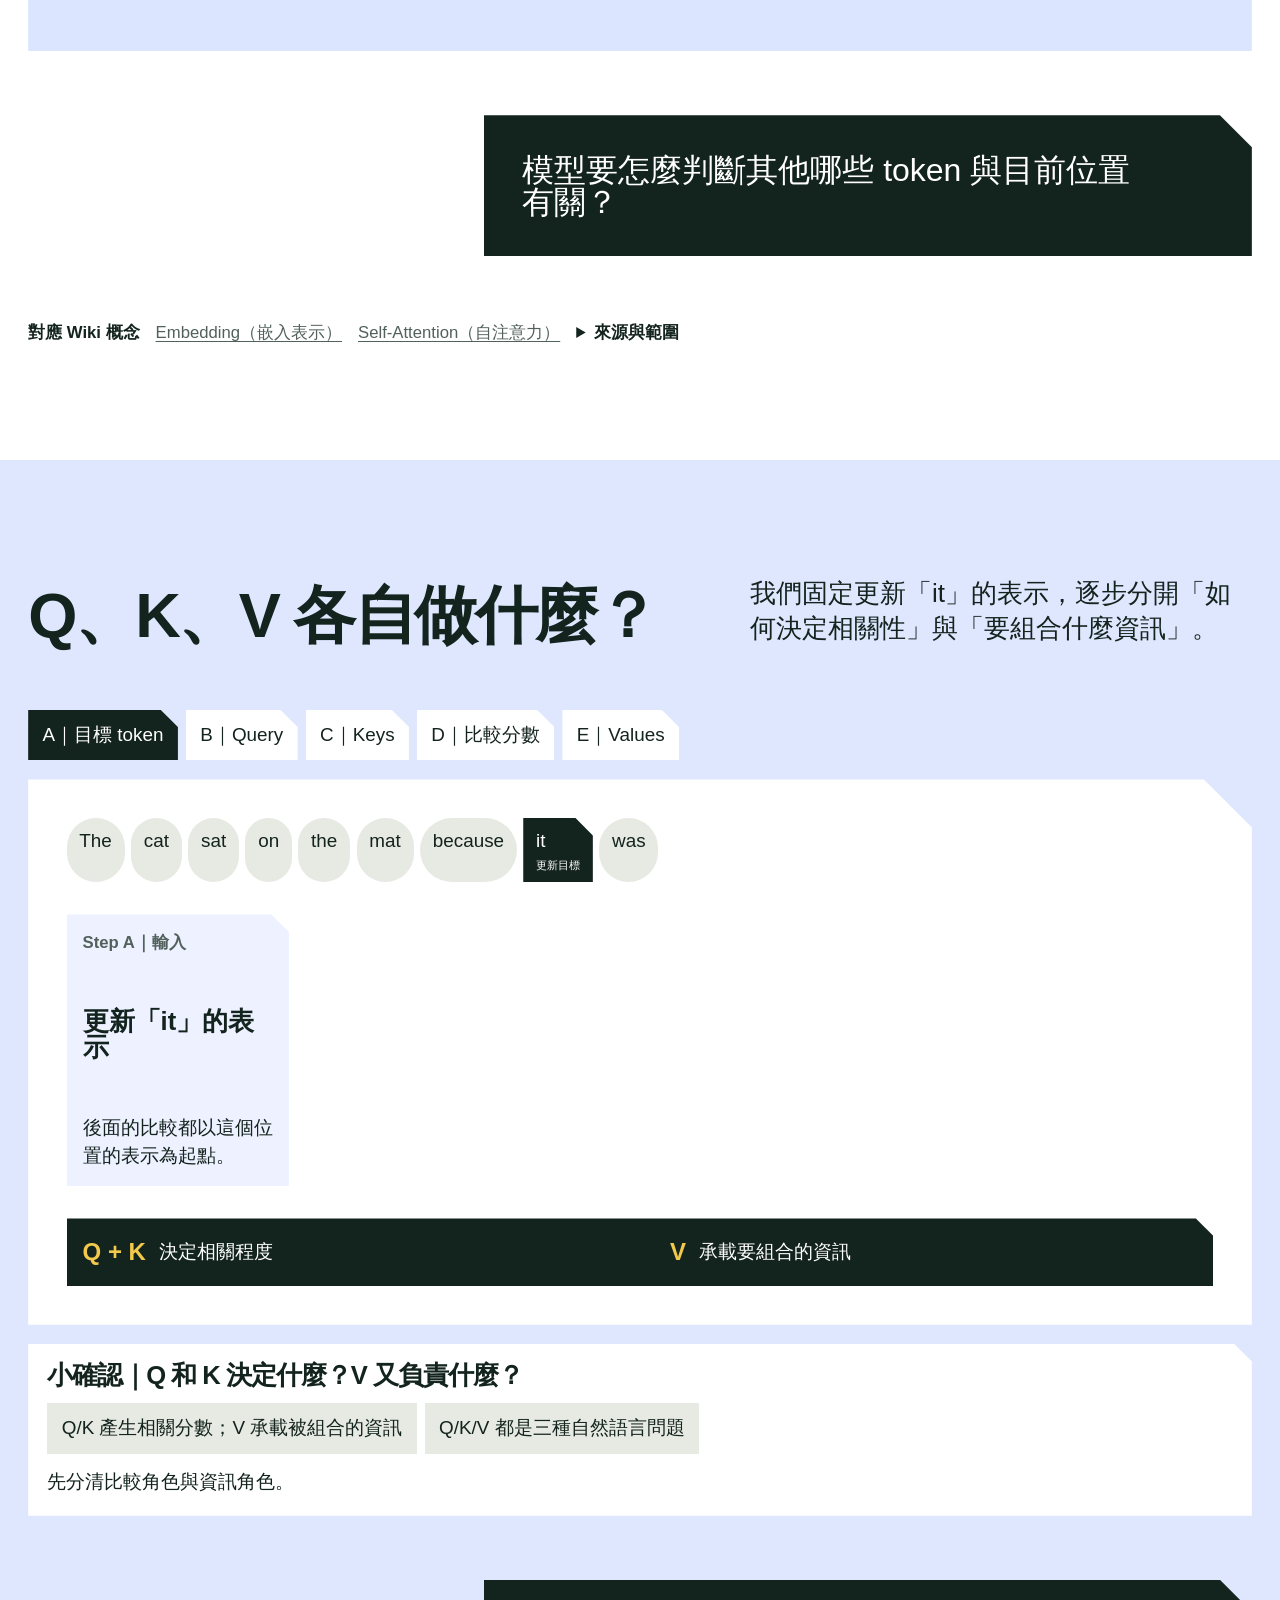
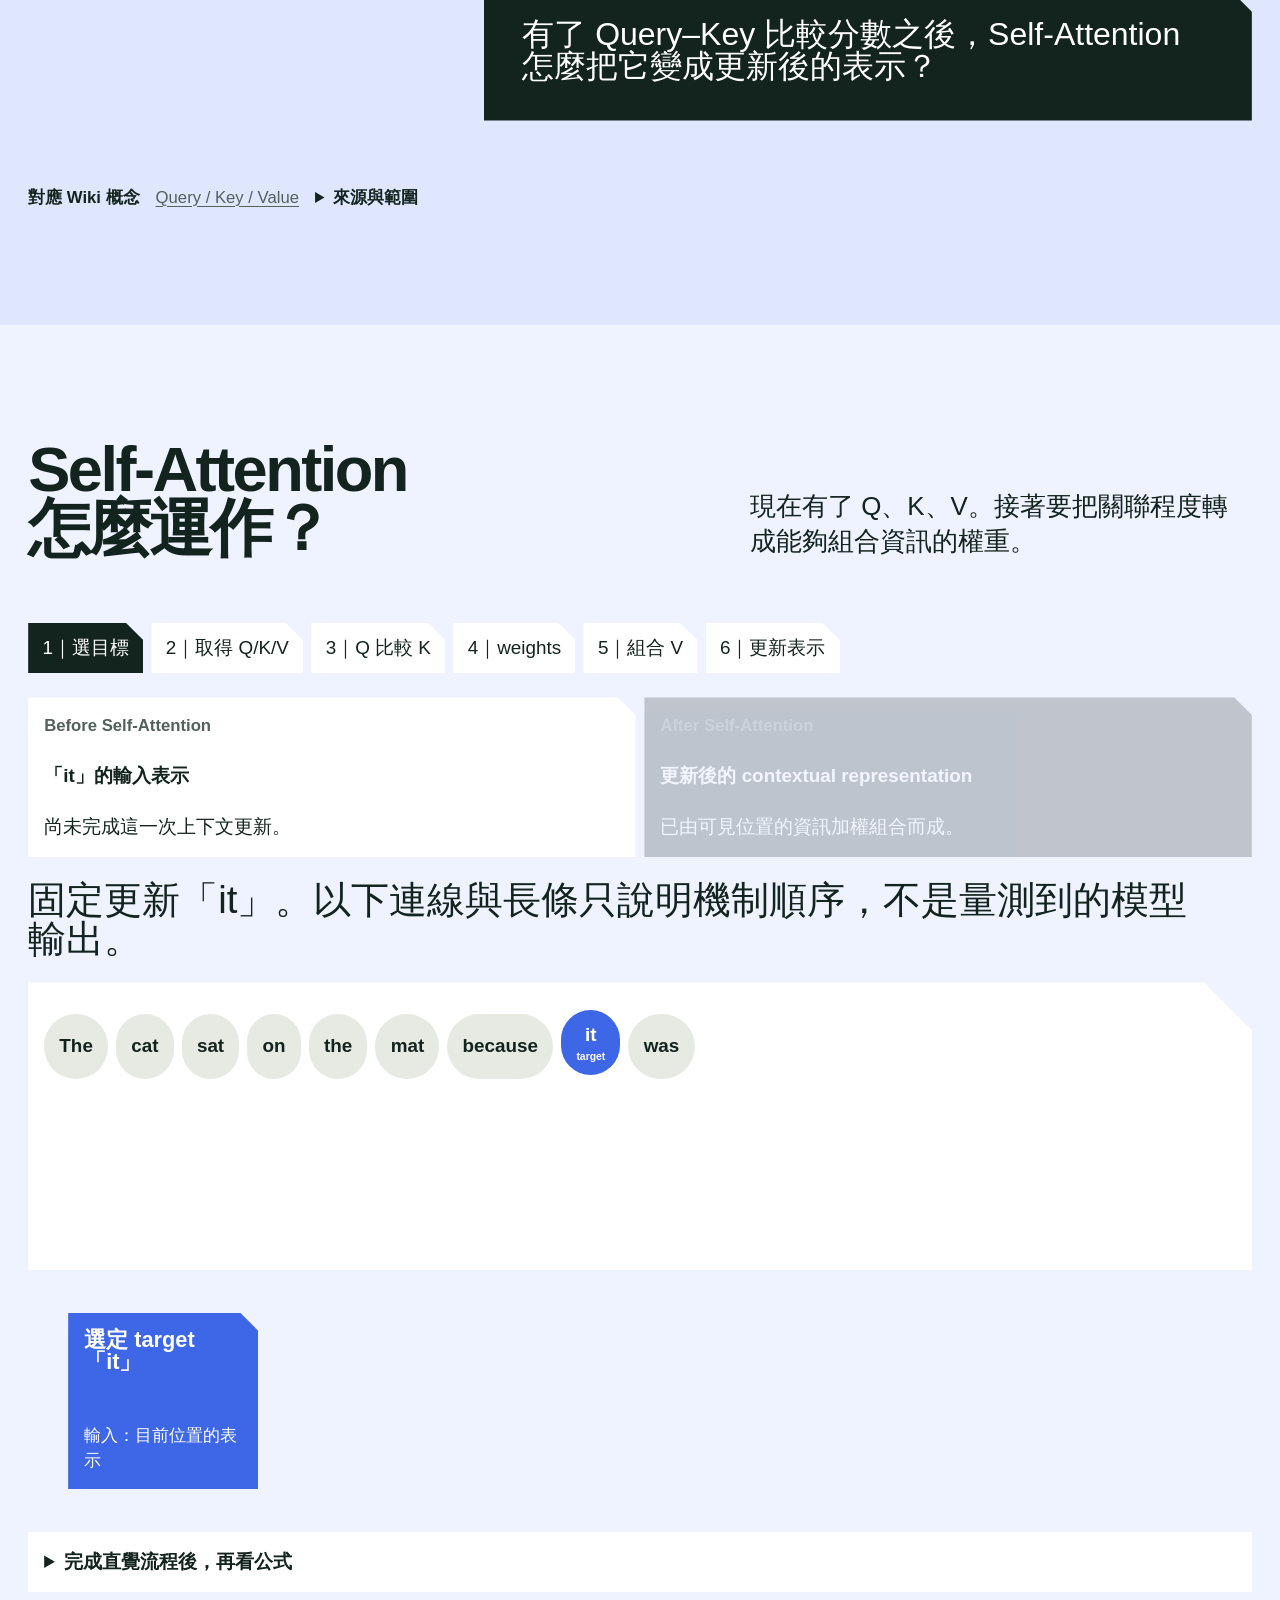
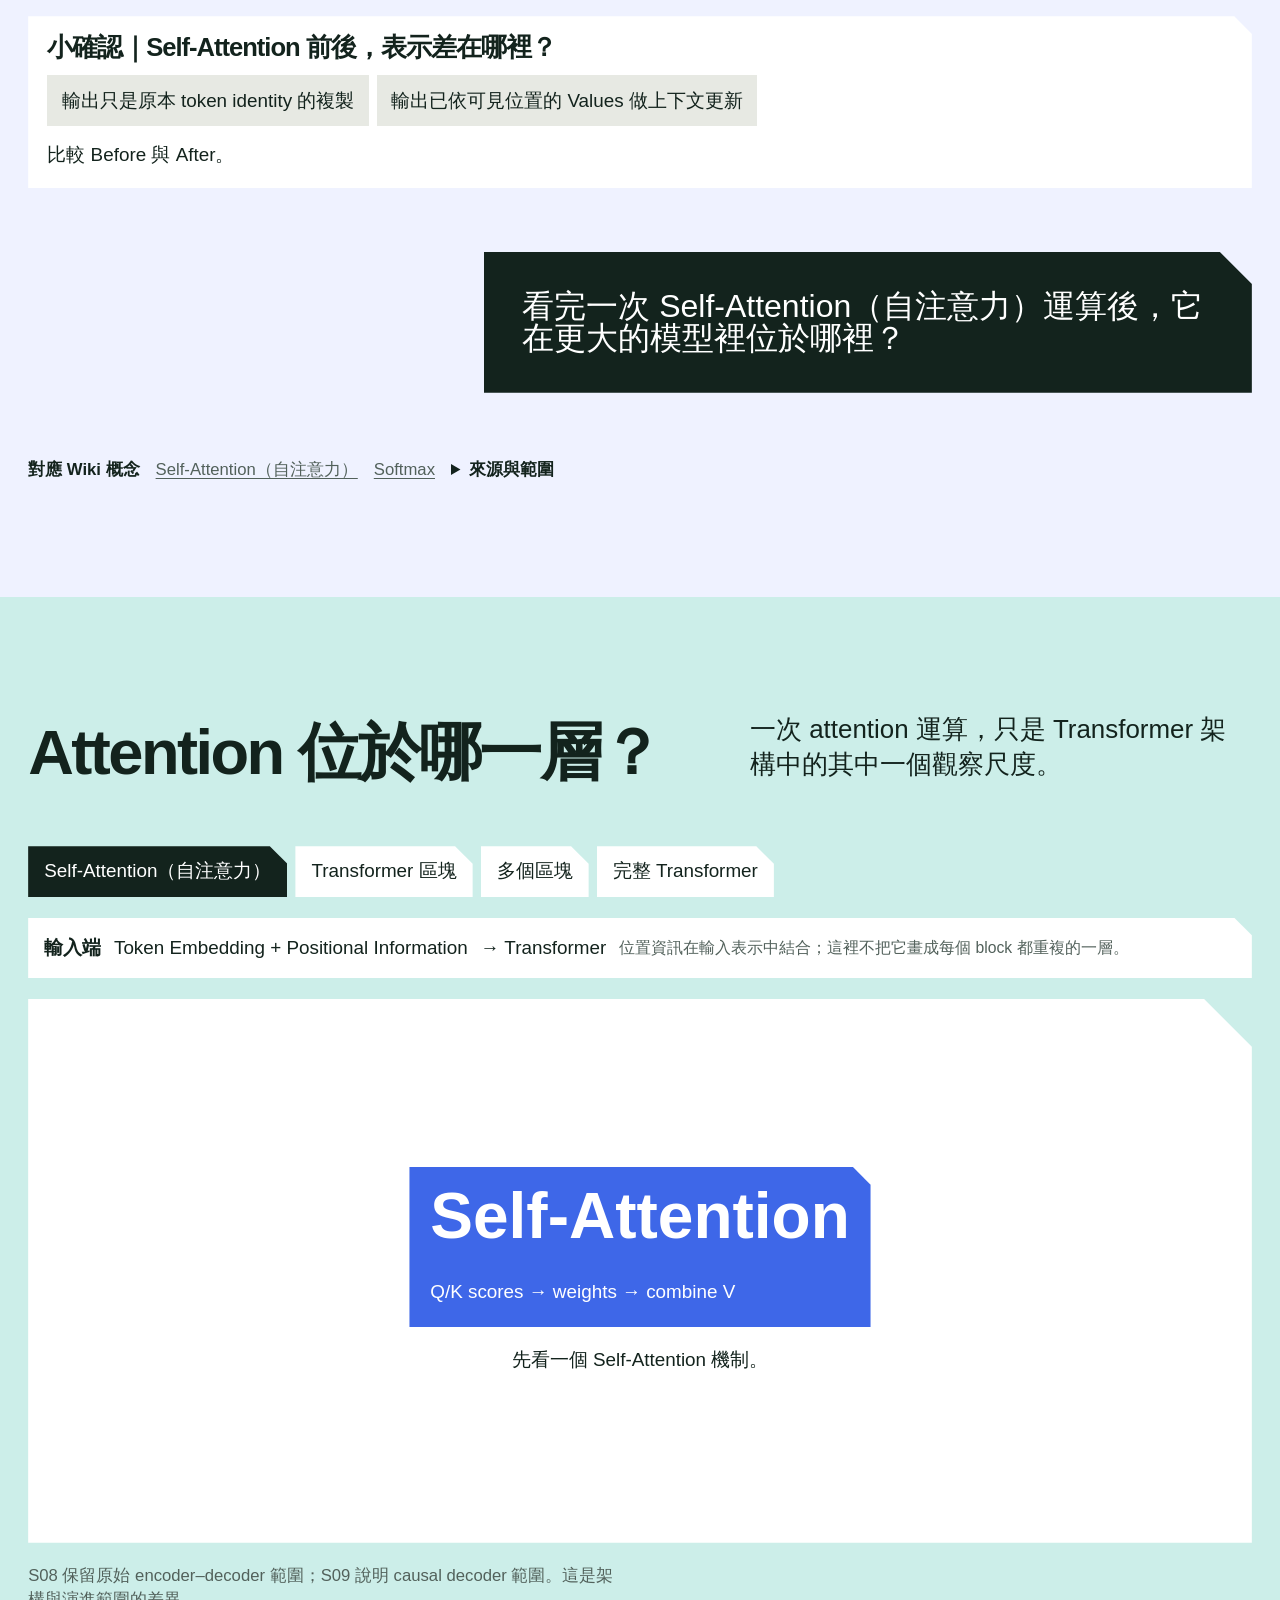
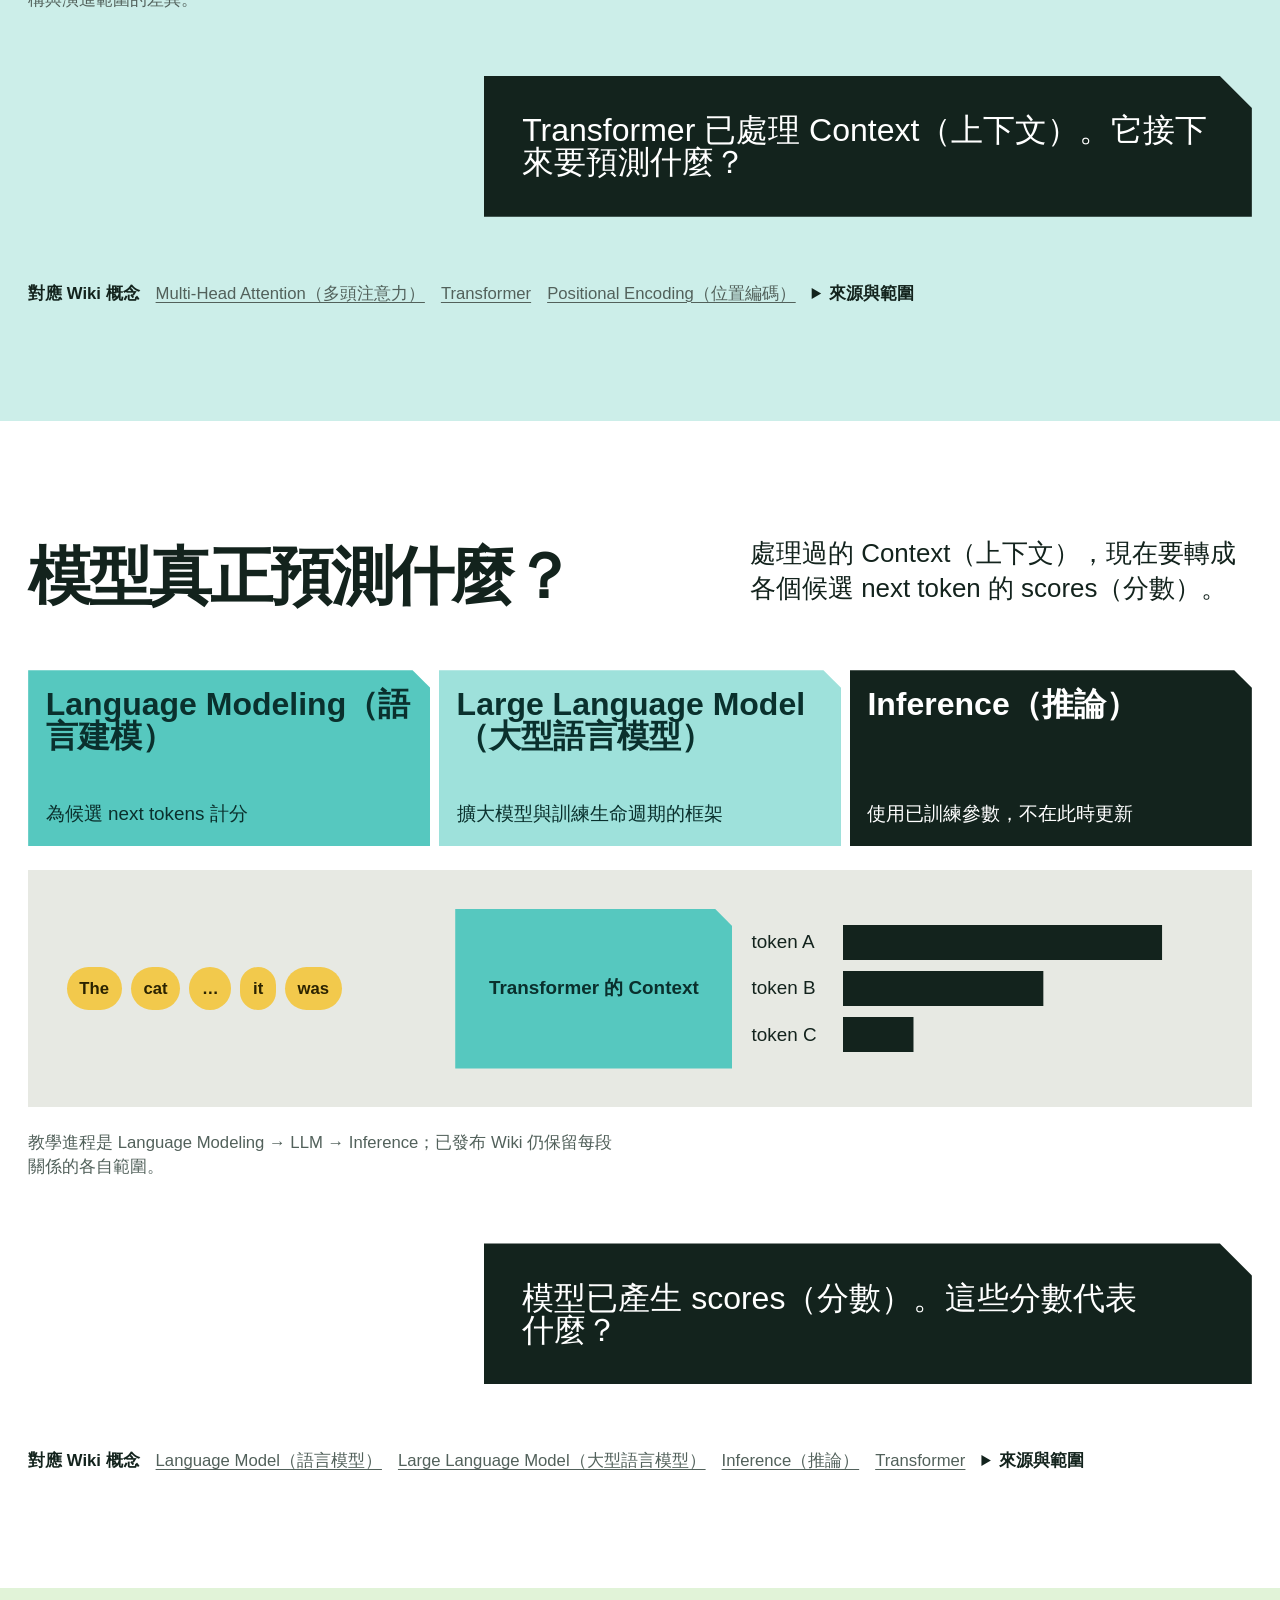
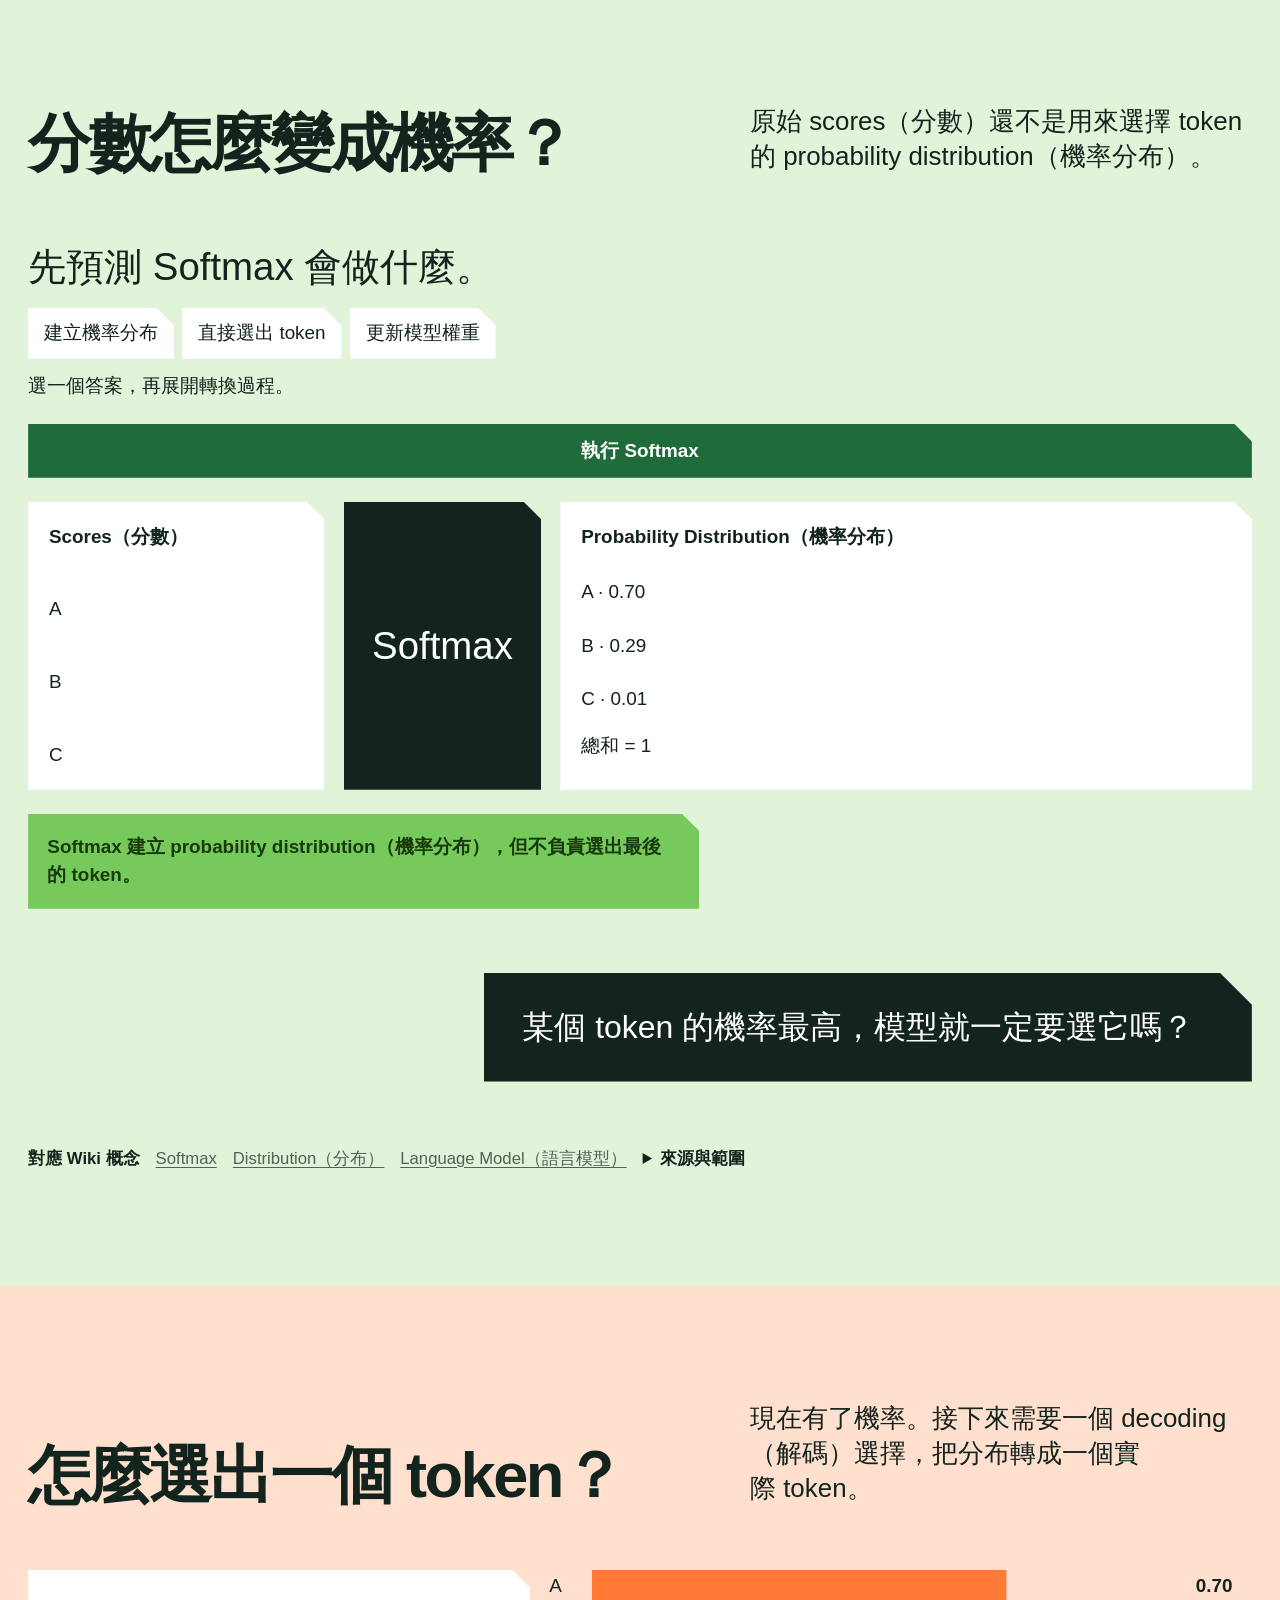
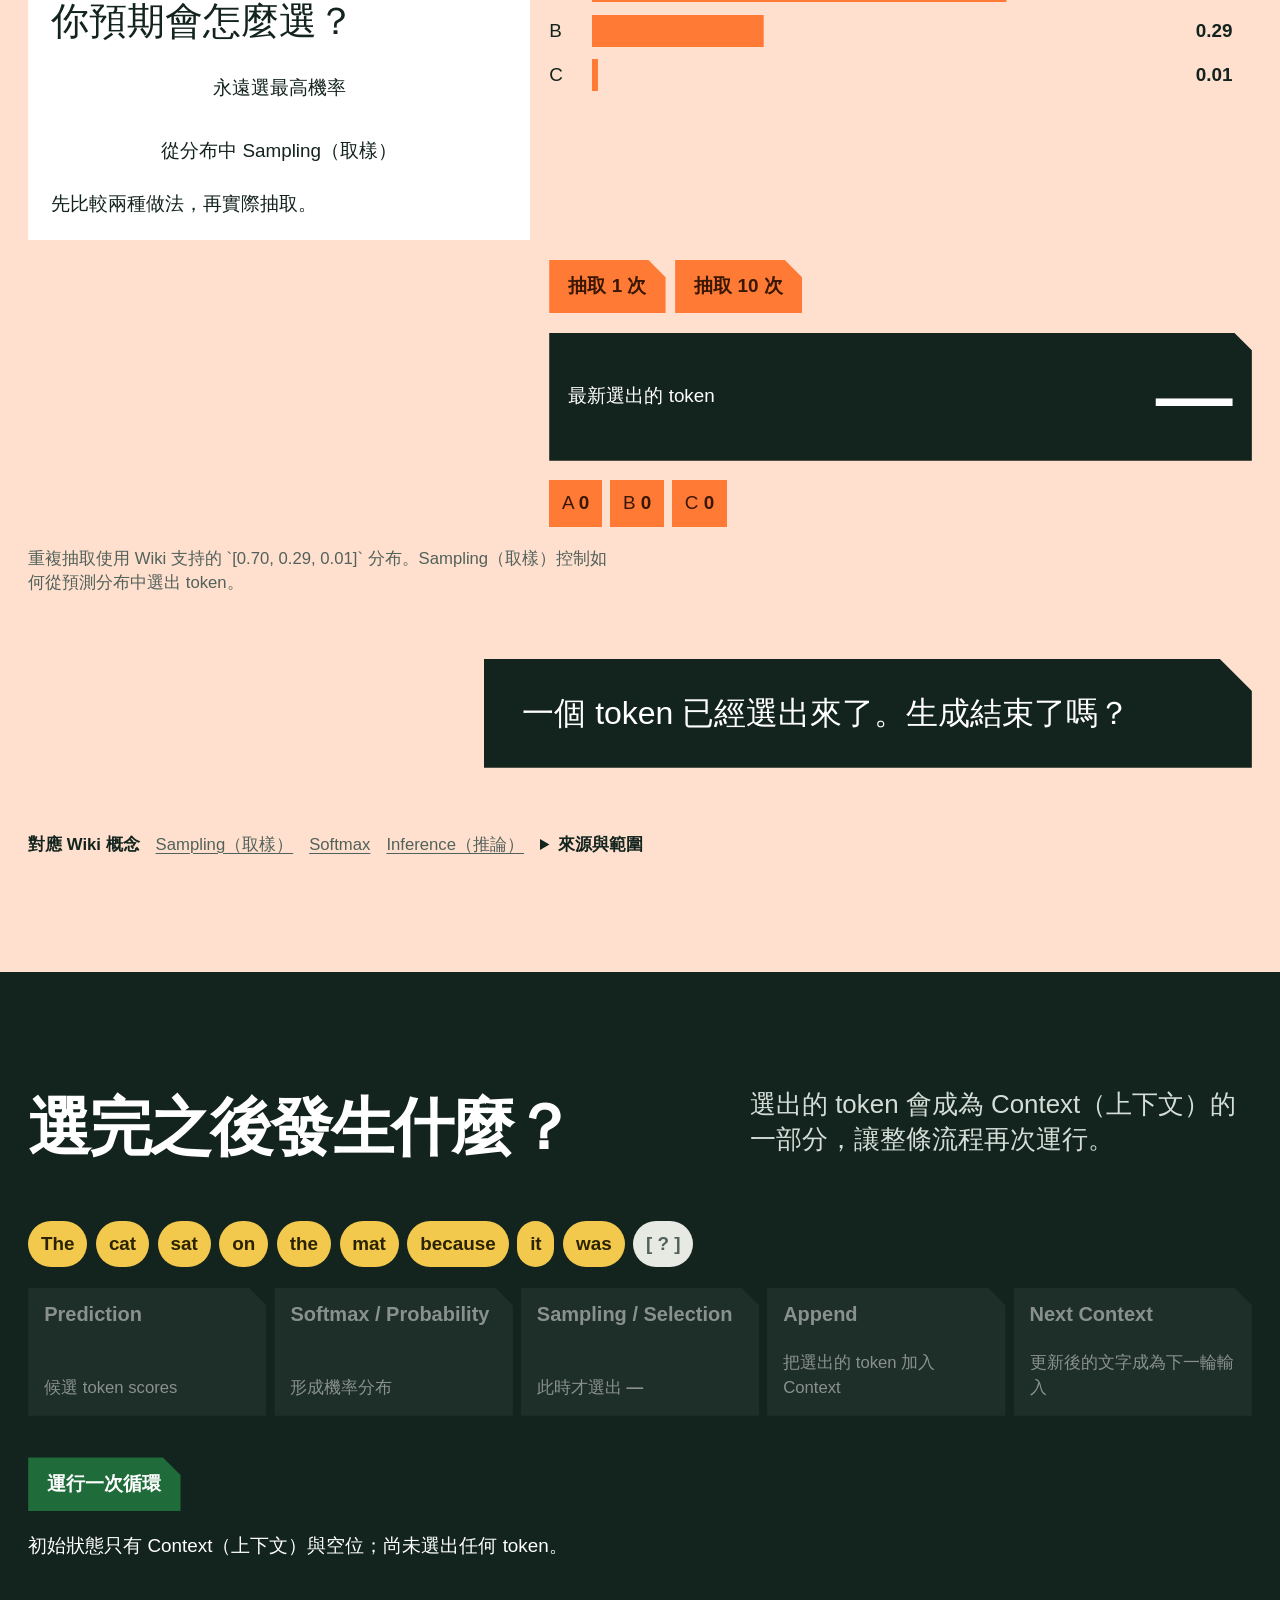
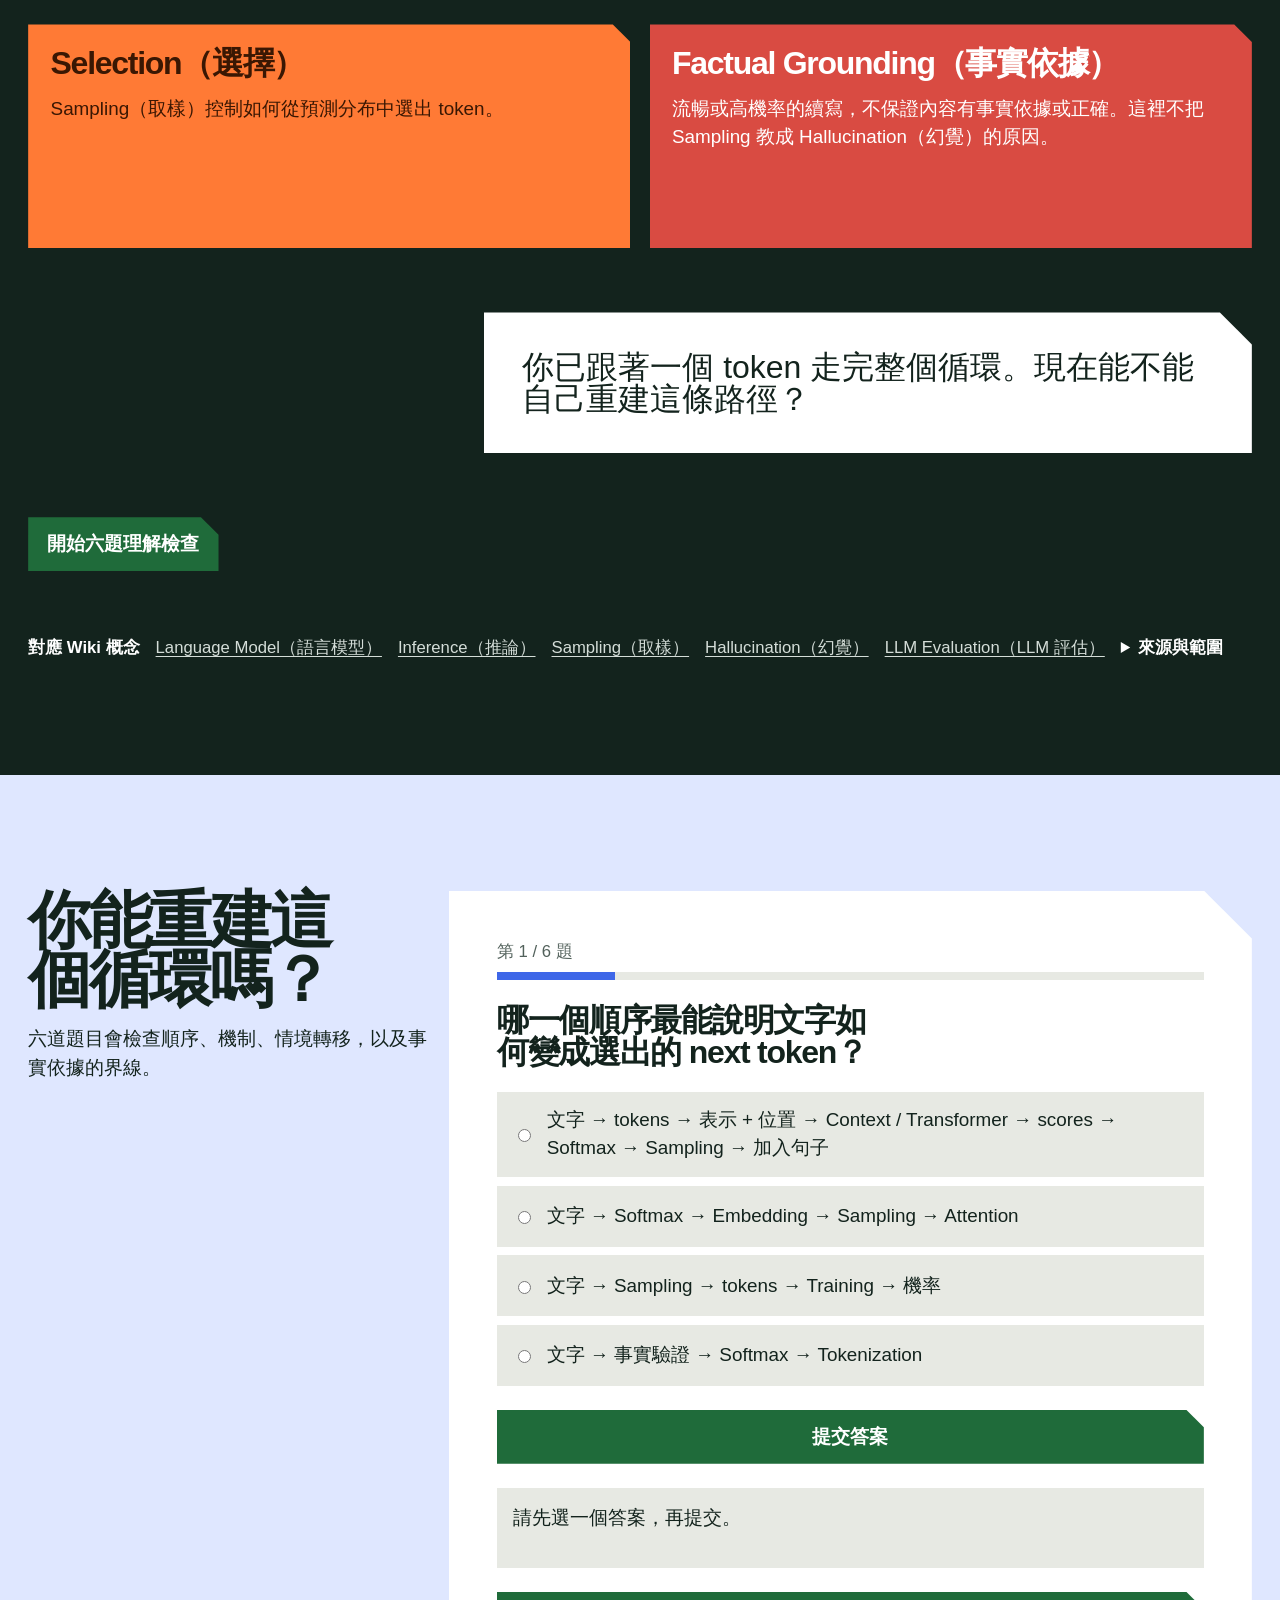
<file: week10-llm-wiki/teaching/presentation/topics/next-token.html>
<!doctype html>
<html lang="zh-Hant" class="no-js">
<head>
  <meta charset="utf-8">
  <meta name="viewport" content="width=device-width, initial-scale=1">
  <meta name="description" content="跟著同一句文字，探索 LLM 如何一步一步產生下一個 token。">
  <title>Topic 01｜LLM 是怎麼產生下一個 token 的？</title>
  <link rel="stylesheet" href="../topic.css">
  <script>document.documentElement.className = 'js';</script>
  <script src="../topic.js" defer></script>
</head>
<body>
  <a class="skip-link" href="#topic-intro">跳到主題介紹</a>

  <header class="topic-site-header" aria-label="主題導覽">
    <nav class="topic-breadcrumb" aria-label="目前位置">
      <a href="../index.html">AI Knowledge Lab</a>
      <span aria-hidden="true">/</span>
      <span>Topic 01</span>
      <span aria-hidden="true">/</span>
      <span>下一個 token</span>
    </nav>
    <a class="return-home" href="../index.html">返回首頁</a>
  </header>

  <section class="topic-intro" id="topic-intro" aria-labelledby="topic-title">
    <div class="topic-intro-copy">
      <h1 id="topic-title"><span>LLM 如何產生</span><span>下一個 token？</span></h1>
      <p class="topic-intro-lead">完成這個主題後，你應該能自己解釋：一段文字如何經過 Tokenization（詞元化）、Embedding（嵌入表示）、Self-Attention（自注意力）、Transformer、Softmax 與 Sampling（取樣），逐步產生下一個 token。</p>
      <a class="primary-action motif-button" href="#s1">開始探索</a>
    </div>
    <dl class="topic-intro-meta" data-ui>
      <div><dt>要解決的問題</dt><dd>模型如何從目前文字決定下一個 token？</dd></div>
      <div><dt>學習時間</dt><dd>約 10–15 分鐘</dd></div>
      <div><dt>適合程度</dt><dd>初階</dd></div>
      <div><dt>前置知識</dt><dd>無特定要求；術語會在流程中逐步說明。</dd></div>
    </dl>
  </section>

  <header class="learning-rail" aria-label="學習路徑">
    <div class="rail-top">
      <a class="wordmark" href="#topic-intro">Topic 01</a>
      <span id="slide-progress" aria-live="polite">第 1 / 11 段</span>
      <a class="quiz-link" href="#quiz">理解檢查</a>
    </div>
    <nav class="pipeline-nav" aria-label="下一個 token 的產生流程">
      <a href="#s1" data-pipeline-stage="text"><span>文字</span></a>
      <a href="#s2" data-pipeline-stage="tokenization"><span>詞元 Tokens</span></a>
      <a href="#s3" data-pipeline-stage="representation"><span>表示<br>Representation</span></a>
      <a href="#s4" data-pipeline-stage="context"><span>上下文<br>Context</span></a>
      <a href="#s7" data-pipeline-stage="transformer"><span>Transformer</span></a>
      <a href="#s8" data-pipeline-stage="prediction"><span>預測<br>Prediction</span></a>
      <a href="#s9" data-pipeline-stage="softmax"><span>機率<br>Probability</span></a>
      <a href="#s10" data-pipeline-stage="sampling"><span>選擇<br>Selection</span></a>
      <a href="#s11" data-pipeline-stage="repeat"><span>重複<br>Repeat</span></a>
    </nav>
  </header>

  <main id="deck">
    <section class="slide story-section challenge" id="s1" data-slide data-stage="text" data-title="核心問題" aria-labelledby="s1-title">
      <div class="story-grid hero-grid">
        <div class="hero-copy">
          <h2 id="s1-title"><span>LLM 怎麼產生</span><span>下一個 token？</span></h2>
          <p class="chinese-title">從同一句文字出發，走完預測與選擇的完整循環。</p>
          <p class="lead">先看問題，再逐步打開模型內部的路徑。</p>
          <button class="primary-action motif-button" id="hero-generate" type="button">展開產生流程</button>
          <p class="interaction-result" id="hero-status" aria-live="polite">先看問題，再逐步打開模型內部的路徑。</p>
        </div>

        <div class="hero-object" data-ui aria-label="貫穿主題的示例句">
          <p class="sentence-label">目前的 Context（上下文）</p>
          <div class="sentence sentence-large" data-sentence>
            <span>The</span><span>cat</span><span>sat</span><span>on</span><span>the</span><span>mat</span><span>because</span><span>it</span><span>was</span><span class="token-hole">[ ? ]</span>
          </div>
          <p class="hero-question">模型怎麼決定接下來是什麼？</p>
          <div class="hero-map" id="hero-map" aria-label="高層次流程">
            <span>文字</span><span>詞元 tokens</span><span>向量</span><span>上下文</span><span>分數</span><span>機率</span><span>選擇</span>
          </div>
        </div>
      </div>
      <footer class="evidence">
        <span>對應 Wiki 概念</span>
        <a href="../../../wiki/concepts/language-model.md">Language Model（語言模型）</a>
        <a href="../../../wiki/concepts/large-language-model.md">Large Language Model（大型語言模型）</a>
        <a href="../../../wiki/concepts/inference.md">Inference（推論）</a>
        <a href="../../../wiki/concepts/sampling.md">Sampling（取樣）</a>
        <details><summary>來源與範圍</summary><p>S03/S04 · Course Material<br>S09 · Reliable Educational Reference</p></details>
      </footer>
    </section>

    <section class="slide story-section tokens-section" id="s2" data-slide data-stage="tokenization" data-title="How text enters" aria-labelledby="s2-title">
      <div class="story-heading">
        <h2 id="s2-title">文字怎麼進入模型？</h2>
        <p class="problem">我們只有原始文字。模型還需要能夠表示與預測的離散單位。</p>
      </div>
      <div class="tokenizer-lab" data-ui>
        <div class="raw-sentence">
          <span>原始文字 Raw text</span>
          <strong>The cat sat on the mat because it was [ ? ]</strong>
        </div>
        <button class="mechanism-action motif-button" id="tokenize-button" type="button">進行 Tokenization（詞元化）</button>
        <div class="token-stream" id="token-stream" aria-label="示意 token 序列">
          <button type="button" class="token-chip">The</button><button type="button" class="token-chip">cat</button><button type="button" class="token-chip">sat</button><button type="button" class="token-chip">on</button><button type="button" class="token-chip">the</button><button type="button" class="token-chip">mat</button><button type="button" class="token-chip">because</button><button type="button" class="token-chip">it</button><button type="button" class="token-chip">was</button><span class="token-chip token-hole">[ ? ]</span>
        </div>
        <p class="scope-note">這裡的 token 邊界只用來示意，不宣稱是特定 tokenizer 的實際輸出。</p>
      </div>
      <p class="bridge">現在有了 tokens。Neural Network（神經網路）要怎麼對它們進行計算？</p>
      <footer class="evidence">
        <span>對應 Wiki 概念</span>
        <a href="../../../wiki/concepts/tokenization.md">Tokenization（詞元化）</a>
        <details><summary>來源與範圍</summary><p>S09 book pp. 33–47, 203 · Reliable Educational Reference</p></details>
      </footer>
    </section>

    <section class="slide story-section representation-section" id="s3" data-slide data-stage="representation" data-title="Making tokens computable" aria-labelledby="s3-title">
      <div class="story-heading">
        <h2 id="s3-title">token 怎麼變成向量？</h2>
        <p class="problem">沿著同一個 token，看它如何從離散符號逐步成為可運算的 learned dense vector（學習所得稠密向量）。</p>
      </div>
      <div class="representation-lab" data-mechanism-ui data-embedding-step="1">
        <div class="token-picker" aria-label="選擇要觀察的 token">
          <button type="button" data-embed-token="cat">cat</button>
          <button type="button" data-embed-token="mat">mat</button>
          <button type="button" data-embed-token="it" aria-pressed="true">it</button>
        </div>
        <div class="mechanism-step-tabs" role="group" aria-label="token 轉換步驟">
          <button type="button" data-embedding-step="1" aria-pressed="true">1｜離散 token</button>
          <button type="button" data-embedding-step="2">2｜token identity（詞元身分）</button>
          <button type="button" data-embedding-step="3">3｜Embedding lookup（嵌入查找）</button>
          <button type="button" data-embedding-step="4">4｜向量表示</button>
        </div>
        <ol class="embedding-transform" aria-live="polite">
          <li data-embed-stage="1"><span class="mechanism-label">輸入</span><strong data-embedding-token>it</strong><p>目前仍是 vocabulary 中的一個離散 token。</p></li>
          <li data-embed-stage="2"><span class="mechanism-label">辨識身分</span><strong><span data-embedding-token>it</span> 的 token identity</strong><p>模型先以離散身分區分這個 token；這不是手寫的語意標籤。</p></li>
          <li data-embed-stage="3"><span class="mechanism-label">查找學習所得表示</span><strong>Embedding lookup</strong><p>Embedding layer 取出訓練中學得的 dense representation。</p></li>
          <li data-embed-stage="4"><span class="mechanism-label">輸出</span><strong>Embedding vector</strong><div class="vector-cells" aria-label="抽象化的學習所得稠密向量"><i></i><i></i><i></i><i></i><i></i><i></i></div><p>這些長條只表示多個向量維度，不是實際數值，也不是人工命名的特徵。</p></li>
        </ol>
        <div class="position-combine">
          <div class="embedding-output-lane">
            <h3>Token Embedding（詞元嵌入）</h3>
            <span>token 是什麼</span>
          </div>
          <span class="combine-sign" aria-hidden="true">+</span>
          <div class="position-lane">
            <h3>Positional Information（位置資訊）</h3>
            <div class="position-sequence"><span>6</span><span>7</span><span class="is-position">8</span><span>9</span></div>
            <p>token 在序列中的位置；它和 Embedding 是不同機制。</p>
          </div>
          <span class="combine-sign" aria-hidden="true">↓</span>
          <div class="representation-join"><strong>Transformer input representation</strong><span>兩種資訊在這裡結合，但不是同一種機制</span></div>
        </div>
        <div class="micro-checkpoint" data-checkpoint="embedding">
          <h3>小確認｜現在 <span data-embedding-token>it</span> 已經變成什麼形式？</h3>
          <div><button type="button" data-checkpoint-answer="wrong">人工寫下的語意標籤</button><button type="button" data-checkpoint-answer="correct">可運算的 learned dense vector</button></div>
          <p class="checkpoint-feedback" aria-live="polite">選一個答案，確認再往下走。</p>
          <p class="checkpoint-fallback">答案：可運算的 learned dense vector；位置資訊仍由另一個機制提供。</p>
        </div>
      </div>
      <p class="bridge">有了向量之後，為什麼還需要 Context（上下文）？</p>
      <footer class="evidence">
        <span>對應 Wiki 概念</span>
        <a href="../../../wiki/concepts/embedding.md">Embedding（嵌入表示）</a>
        <a href="../../../wiki/concepts/positional-encoding.md">Positional Encoding（位置編碼）</a>
        <details><summary>來源與範圍</summary><p>S04 · Course Material<br>S08 pp. 5–6 · Research Paper<br>S09 book pp. 11, 127–148, 177–195 · Reliable Educational Reference</p></details>
      </footer>
    </section>

    <section class="slide story-section context-section" id="s4" data-slide data-stage="context" data-title="Creating the need for context" aria-labelledby="s4-title">
      <div class="story-heading">
        <h2 id="s4-title">為什麼一個 token 還不夠？</h2>
        <p class="problem">「it」有自己的 token 身分，但它真正有用的表示仍取決於周圍文字。</p>
      </div>
      <div class="context-lab" data-ui>
        <p class="lab-question">理解「it」時，前面哪些 token 可能最重要？</p>
        <div class="context-sentence" id="context-sentence">
          <button type="button" data-context-choice="cat">The <b>cat</b></button>
          <span>sat on</span>
          <button type="button" data-context-choice="mat">the <b>mat</b></button>
          <span>because</span>
          <strong class="context-focus">it</strong>
          <span>was [ ? ]</span>
        </div>
        <div class="context-connection" id="context-connection" aria-live="polite">選擇「cat」或「mat」，提出一個關聯性假設。</div>
        <p class="scope-note">你的點選只是人類假設。Self-Attention（自注意力）實際計算的是不同位置之間的數值關係。</p>
      </div>
      <p class="bridge">模型要怎麼判斷其他哪些 token 與目前位置有關？</p>
      <footer class="evidence">
        <span>對應 Wiki 概念</span>
        <a href="../../../wiki/concepts/embedding.md">Embedding（嵌入表示）</a>
        <a href="../../../wiki/concepts/self-attention.md">Self-Attention（自注意力）</a>
        <details><summary>來源與範圍</summary><p>S04 · Course Material<br>S08 · Research Paper<br>S09 · Reliable Educational Reference</p></details>
      </footer>
    </section>

    <section class="slide story-section qkv-section" id="s5" data-slide data-stage="context" data-title="Q K V roles" aria-labelledby="s5-title">
      <div class="story-heading">
        <h2 id="s5-title">Q、K、V 各自做什麼？</h2>
        <p class="problem">我們固定更新「it」的表示，逐步分開「如何決定相關性」與「要組合什麼資訊」。</p>
      </div>
      <div class="qkv-lab" id="qkv-demo" data-mechanism-ui data-qkv-step="1">
        <div class="mechanism-step-tabs" role="group" aria-label="Q K V 機制步驟">
          <button type="button" data-qkv-step="1" aria-pressed="true">A｜目標 token</button>
          <button type="button" data-qkv-step="2">B｜Query</button>
          <button type="button" data-qkv-step="3">C｜Keys</button>
          <button type="button" data-qkv-step="4">D｜比較分數</button>
          <button type="button" data-qkv-step="5">E｜Values</button>
        </div>
        <div class="qkv-stage">
          <div class="qkv-sentence" aria-label="固定以 it 為更新目標">
            <span>The</span><span>cat</span><span>sat</span><span>on</span><span>the</span><span>mat</span><span>because</span><span class="qkv-focus-token">it<small>更新目標</small></span><span>was</span>
          </div>
          <div class="qkv-mechanism" aria-live="polite">
            <div data-qkv-panel="1"><span class="mechanism-label">Step A｜輸入</span><strong>更新「it」的表示</strong><p>後面的比較都以這個位置的表示為起點。</p></div>
            <div data-qkv-panel="2"><span class="mechanism-label">Step B</span><strong>Query（查詢）of「it」</strong><p>「it」的表示經 learned projection 形成 Query。這是數值比較角色，不是字面上的自然語言問題。</p></div>
            <div data-qkv-panel="3"><span class="mechanism-label">Step C</span><strong>可見位置提供 Keys（鍵）</strong><div class="key-bank"><span>cat Key</span><span>mat Key</span><span>because Key</span><span>…</span></div><p>目標 Query 會和這些 Keys 分別比較。</p></div>
            <div data-qkv-panel="4"><span class="mechanism-label">Step D｜中間結果</span><strong>Query × Keys → relevance scores</strong><div class="score-slots"><span>Q·K<sub>cat</sub></span><span>Q·K<sub>mat</sub></span><span>Q·K<sub>because</sub></span></div><p>這裡只表示會得到比較分數，不虛構實際數值或語意排名。</p></div>
            <div data-qkv-panel="5"><span class="mechanism-label">Step E｜下一步需要的資訊</span><strong>Values（值）承載要被組合的資訊</strong><p>比較分數之後會成為 weights；weights 決定從各位置的 Value 取多少資訊。</p></div>
          </div>
          <div class="qkv-distinction"><strong>Q + K</strong><span>決定相關程度</span><strong>V</strong><span>承載要組合的資訊</span></div>
        </div>
        <div class="micro-checkpoint" data-checkpoint="qkv">
          <h3>小確認｜Q 和 K 決定什麼？V 又負責什麼？</h3>
          <div><button type="button" data-checkpoint-answer="correct">Q/K 產生相關分數；V 承載被組合的資訊</button><button type="button" data-checkpoint-answer="wrong">Q/K/V 都是三種自然語言問題</button></div>
          <p class="checkpoint-feedback" aria-live="polite">先分清比較角色與資訊角色。</p>
          <p class="checkpoint-fallback">答案：Query 與 Keys 產生比較分數；Values 承載之後按權重組合的資訊。</p>
        </div>
      </div>
      <p class="bridge">有了 Query–Key 比較分數之後，Self-Attention 怎麼把它變成更新後的表示？</p>
      <footer class="evidence">
        <span>對應 Wiki 概念</span>
        <a href="../../../wiki/concepts/query-key-and-value.md">Query / Key / Value</a>
        <details><summary>來源與範圍</summary><p>S04 pp. 29–31 · Course Material<br>S08 pp. 3–5 · Research Paper<br>S09 book pp. 179–184 · Reliable Educational Reference</p></details>
      </footer>
    </section>

    <section class="slide story-section attention-section" id="s6" data-slide data-stage="context" data-title="One attention operation" aria-labelledby="s6-title">
      <div class="story-heading">
        <h2 id="s6-title">Self-Attention 怎麼運作？</h2>
        <p class="problem">現在有了 Q、K、V。接著要把關聯程度轉成能夠組合資訊的權重。</p>
      </div>
      <div class="attention-lab" id="attention-lab" data-mechanism-ui data-attention-step="1">
        <div class="mechanism-step-tabs attention-step-tabs" role="group" aria-label="一次 Self-Attention 的六個步驟">
          <button type="button" data-attention-step="1" aria-pressed="true">1｜選目標</button><button type="button" data-attention-step="2">2｜取得 Q/K/V</button><button type="button" data-attention-step="3">3｜Q 比較 K</button><button type="button" data-attention-step="4">4｜weights</button><button type="button" data-attention-step="5">5｜組合 V</button><button type="button" data-attention-step="6">6｜更新表示</button>
        </div>
        <div class="attention-before-after">
          <div><span class="mechanism-label">Before Self-Attention</span><strong>「it」的輸入表示</strong><p>尚未完成這一次上下文更新。</p></div>
          <div data-attention-final><span class="mechanism-label">After Self-Attention</span><strong>更新後的 contextual representation</strong><p>已由可見位置的資訊加權組合而成。</p></div>
        </div>
        <p class="lab-question">固定更新「it」。以下連線與長條只說明機制順序，不是量測到的模型輸出。</p>
        <div class="attention-token-row" id="attention-token-row">
          <span data-attention-token>The</span><span data-attention-token>cat</span><span data-attention-token>sat</span><span data-attention-token>on</span><span data-attention-token>the</span><span data-attention-token>mat</span><span data-attention-token>because</span><span data-attention-token class="is-target">it<small>target</small></span><span data-attention-token>was</span>
          <svg id="attention-lines" aria-hidden="true"></svg>
        </div>
        <ol class="attention-flow">
          <li data-attention-panel="1"><strong>選定 target「it」</strong><span>輸入：目前位置的表示</span></li>
          <li data-attention-panel="2"><strong>取得 Q / K / V</strong><span>各位置的 learned projections</span></li>
          <li data-attention-panel="3"><strong>Query × Keys</strong><span>得到 attention scores</span></li>
          <li data-attention-panel="4"><strong>Attention Softmax</strong><span>scores → normalized weights</span></li>
          <li data-attention-panel="5"><strong>Weighted Values</strong><span>weights 決定每個 Value 的貢獻</span></li>
          <li data-attention-panel="6"><strong>Contextual Representation</strong><span id="attention-output">「it」更新後的上下文表示</span></li>
        </ol>
        <details class="attention-formula"><summary>完成直覺流程後，再看公式</summary><p><code>Attention(Q,K,V)=softmax(QKᵀ/√dₖ)V</code>：公式壓縮了「比較 Q/K → 正規化 weights → 組合 V」這條路徑。</p></details>
        <div class="micro-checkpoint" data-checkpoint="attention">
          <h3>小確認｜Self-Attention 前後，表示差在哪裡？</h3>
          <div><button type="button" data-checkpoint-answer="wrong">輸出只是原本 token identity 的複製</button><button type="button" data-checkpoint-answer="correct">輸出已依可見位置的 Values 做上下文更新</button></div>
          <p class="checkpoint-feedback" aria-live="polite">比較 Before 與 After。</p>
          <p class="checkpoint-fallback">答案：輸出是依可見位置資訊更新後的 context-dependent representation。</p>
        </div>
      </div>
      <p class="bridge">看完一次 Self-Attention（自注意力）運算後，它在更大的模型裡位於哪裡？</p>
      <footer class="evidence">
        <span>對應 Wiki 概念</span>
        <a href="../../../wiki/concepts/self-attention.md">Self-Attention（自注意力）</a>
        <a href="../../../wiki/concepts/softmax.md">Softmax</a>
        <details><summary>來源與範圍</summary><p>S04 pp. 29–31 · Course Material<br>S08 pp. 3–5 · Research Paper<br>S09 book pp. 179–184 · Reliable Educational Reference</p></details>
      </footer>
    </section>

    <section class="slide story-section transformer-section" id="s7" data-slide data-stage="transformer" data-title="Transformer zoom" aria-labelledby="s7-title">
      <div class="story-heading">
        <h2 id="s7-title">Attention 位於哪一層？</h2>
        <p class="problem">一次 attention 運算，只是 Transformer 架構中的其中一個觀察尺度。</p>
      </div>
      <div class="transformer-lab" id="transformer-zoom" data-mechanism-ui>
        <div class="zoom-controls" role="group" aria-label="Transformer 觀察尺度">
          <button type="button" data-zoom="attention" aria-pressed="true">Self-Attention（自注意力）</button>
          <button type="button" data-zoom="block">Transformer 區塊</button>
          <button type="button" data-zoom="stack">多個區塊</button>
          <button type="button" data-zoom="model">完整 Transformer</button>
        </div>
        <div class="position-orientation"><strong>輸入端</strong><span>Token Embedding + Positional Information</span><span>→ Transformer</span><small>位置資訊在輸入表示中結合；這裡不把它畫成每個 block 都重複的一層。</small></div>
        <div class="zoom-stage" data-zoom-stage="attention" aria-live="polite">
          <div class="zoom-view" data-zoom-view="attention">
            <div class="attention-object"><strong>Self-Attention</strong><span>Q/K scores → weights → combine V</span></div><p>先看一個 Self-Attention 機制。</p>
          </div>
          <div class="zoom-view" data-zoom-view="block">
            <div class="block-object"><div class="attention-object is-highlighted"><strong>Self-Attention</strong><span>你剛看過的部分</span></div><div>Feed-forward</div><div>Residual + Normalization</div></div><p>Self-Attention 是 Transformer block 的一部分，不是整個 block。</p>
          </div>
          <div class="zoom-view" data-zoom-view="stack">
            <div class="stack-object"><div class="block-mini is-highlighted"><b>Block 1</b><span>Self-Attention 在內</span></div><div class="block-mini"><b>Block 2</b></div><div class="block-mini"><b>Block …</b></div></div><p>Transformer 會堆疊多個 block；被標出的 block 仍保留剛才的 Self-Attention。</p>
          </div>
          <div class="zoom-view" data-zoom-view="model">
            <div class="model-object"><strong>Transformer model</strong><div class="stack-object"><div class="block-mini is-highlighted"><b>Block 1</b><span class="attention-pin">Self-Attention 在這裡</span></div><div class="block-mini"><b>Block 2</b></div><div class="block-mini"><b>Block …</b></div></div></div><p>完整模型包含 block stack；Self-Attention 位於每個相關 block 內。</p>
          </div>
        </div>
        <p class="scope-note">S08 保留原始 encoder–decoder 範圍；S09 說明 causal decoder 範圍。這是架構與演進範圍的差異。</p>
      </div>
      <p class="bridge">Transformer 已處理 Context（上下文）。它接下來要預測什麼？</p>
      <footer class="evidence">
        <span>對應 Wiki 概念</span>
        <a href="../../../wiki/concepts/multi-head-attention.md">Multi-Head Attention（多頭注意力）</a>
        <a href="../../../wiki/concepts/transformer.md">Transformer</a>
        <a href="../../../wiki/concepts/positional-encoding.md">Positional Encoding（位置編碼）</a>
        <details><summary>來源與範圍</summary><p>S04 · Course Material<br>S08 pp. 1–6 · Research Paper<br>S09 book pp. 177–195 · Reliable Educational Reference</p></details>
      </footer>
    </section>

    <section class="slide story-section prediction-section" id="s8" data-slide data-stage="prediction" data-title="What the model predicts" aria-labelledby="s8-title">
      <div class="story-heading">
        <h2 id="s8-title">模型真正預測什麼？</h2>
        <p class="problem">處理過的 Context（上下文），現在要轉成各個候選 next token 的 scores（分數）。</p>
      </div>
      <div class="prediction-lab" data-ui>
        <div class="progression-row" aria-label="教學進程">
          <div><strong>Language Modeling（語言建模）</strong><span>為候選 next tokens 計分</span></div>
          <div><strong>Large Language Model（大型語言模型）</strong><span>擴大模型與訓練生命週期的框架</span></div>
          <div><strong>Inference（推論）</strong><span>使用已訓練參數，不在此時更新</span></div>
        </div>
        <div class="prediction-machine">
          <div class="sentence sentence-compact"><span>The</span><span>cat</span><span>…</span><span>it</span><span>was</span></div>
          <div class="model-gate">Transformer 的 Context</div>
          <div class="score-output" aria-label="候選 token 分數示意">
            <div><span>token A</span><i style="--score:.86"></i></div>
            <div><span>token B</span><i style="--score:.54"></i></div>
            <div><span>token C</span><i style="--score:.19"></i></div>
          </div>
        </div>
        <p class="scope-note">教學進程是 Language Modeling → LLM → Inference；已發布 Wiki 仍保留每段關係的各自範圍。</p>
      </div>
      <p class="bridge">模型已產生 scores（分數）。這些分數代表什麼？</p>
      <footer class="evidence">
        <span>對應 Wiki 概念</span>
        <a href="../../../wiki/concepts/language-model.md">Language Model（語言模型）</a>
        <a href="../../../wiki/concepts/large-language-model.md">Large Language Model（大型語言模型）</a>
        <a href="../../../wiki/concepts/inference.md">Inference（推論）</a>
        <a href="../../../wiki/concepts/transformer.md">Transformer</a>
        <details><summary>來源與範圍</summary><p>S04 · Course Material<br>S08 · Research Paper<br>S09 book pp. 5–24, 177–223 · Reliable Educational Reference</p></details>
      </footer>
    </section>

    <section class="slide story-section softmax-section" id="s9" data-slide data-stage="softmax" data-title="Scores to probabilities" aria-labelledby="s9-title">
      <div class="story-heading">
        <h2 id="s9-title">分數怎麼變成機率？</h2>
        <p class="problem">原始 scores（分數）還不是用來選擇 token 的 probability distribution（機率分布）。</p>
      </div>
      <div class="softmax-lab" id="softmax-lab" data-ui>
        <div class="prediction-prompt">
          <p>先預測 Softmax 會做什麼。</p>
          <div role="group" aria-label="Softmax 功能預測">
            <button type="button" data-softmax-prediction="normalize">建立機率分布</button>
            <button type="button" data-softmax-prediction="choose">直接選出 token</button>
            <button type="button" data-softmax-prediction="train">更新模型權重</button>
          </div>
          <p id="softmax-feedback" aria-live="polite">選一個答案，再展開轉換過程。</p>
        </div>
        <button class="mechanism-action motif-button" id="softmax-reveal" type="button">執行 Softmax</button>
        <div class="softmax-transform">
          <div class="score-column"><strong>Scores（分數）</strong><span>A</span><span>B</span><span>C</span></div>
          <div class="softmax-process">Softmax</div>
          <div class="probability-column">
            <strong>Probability Distribution（機率分布）</strong>
            <div><span>A · 0.70</span><i style="--prob:.70"></i></div>
            <div><span>B · 0.29</span><i style="--prob:.29"></i></div>
            <div><span>C · 0.01</span><i style="--prob:.01"></i></div>
            <p>總和 = 1</p>
          </div>
        </div>
        <p class="key-distinction">Softmax 建立 probability distribution（機率分布），但不負責選出最後的 token。</p>
      </div>
      <p class="bridge">某個 token 的機率最高，模型就一定要選它嗎？</p>
      <footer class="evidence">
        <span>對應 Wiki 概念</span>
        <a href="../../../wiki/concepts/softmax.md">Softmax</a>
        <a href="../../../wiki/concepts/distribution.md">Distribution（分布）</a>
        <a href="../../../wiki/concepts/language-model.md">Language Model（語言模型）</a>
        <details><summary>來源與範圍</summary><p>S02–S06 · Course Material<br>S08 · Research Paper<br>S09 · Reliable Educational Reference</p></details>
      </footer>
    </section>

    <section class="slide story-section sampling-section" id="s10" data-slide data-stage="sampling" data-title="Selecting a token" aria-labelledby="s10-title">
      <div class="story-heading">
        <h2 id="s10-title">怎麼選出一個 token？</h2>
        <p class="problem">現在有了機率。接下來需要一個 decoding（解碼）選擇，把分布轉成一個實際 token。</p>
      </div>
      <div class="sampling-lab" data-ui>
        <div class="sampling-choice">
          <p>你預期會怎麼選？</p>
          <button type="button" data-decoding-choice="argmax">永遠選最高機率</button>
          <button type="button" data-decoding-choice="sample">從分布中 Sampling（取樣）</button>
          <p id="decoding-feedback" aria-live="polite">先比較兩種做法，再實際抽取。</p>
        </div>
        <div class="sampling-distribution" aria-label="Sampling distribution [0.70, 0.29, 0.01]">
          <div><span>A</span><i style="--prob:.70"></i><b>0.70</b></div>
          <div><span>B</span><i style="--prob:.29"></i><b>0.29</b></div>
          <div><span>C</span><i style="--prob:.01"></i><b>0.01</b></div>
        </div>
        <div class="sampling-actions">
          <button class="motif-button" type="button" id="sample-again">抽取 1 次</button>
          <button class="motif-button" type="button" id="sample-ten">抽取 10 次</button>
        </div>
        <div class="sample-result" aria-live="polite"><span>最新選出的 token</span><strong id="sample-result">—</strong></div>
        <div class="sample-tally" aria-label="Sampling 取樣次數"><span>A <b id="count-a">0</b></span><span>B <b id="count-b">0</b></span><span>C <b id="count-c">0</b></span></div>
        <p class="scope-note">重複抽取使用 Wiki 支持的 `[0.70, 0.29, 0.01]` 分布。Sampling（取樣）控制如何從預測分布中選出 token。</p>
      </div>
      <p class="bridge">一個 token 已經選出來了。生成結束了嗎？</p>
      <footer class="evidence">
        <span>對應 Wiki 概念</span>
        <a href="../../../wiki/concepts/sampling.md">Sampling（取樣）</a>
        <a href="../../../wiki/concepts/softmax.md">Softmax</a>
        <a href="../../../wiki/concepts/inference.md">Inference（推論）</a>
        <details><summary>來源與範圍</summary><p>S03/S04 pp. 53–64, 93–96 · Course Material<br>S09 book pp. 196–201 · Reliable Educational Reference</p></details>
      </footer>
    </section>

    <section class="slide story-section repeat-section" id="s11" data-slide data-stage="repeat" data-title="Complete the loop" aria-labelledby="s11-title">
      <div class="story-heading">
        <h2 id="s11-title">選完之後發生什麼？</h2>
        <p class="problem">選出的 token 會成為 Context（上下文）的一部分，讓整條流程再次運行。</p>
      </div>
      <div class="repeat-lab" data-mechanism-ui>
        <div class="loop-sentence" id="loop-sentence">
          <span>The</span><span>cat</span><span>sat</span><span>on</span><span>the</span><span>mat</span><span>because</span><span>it</span><span>was</span><span class="token-hole" id="loop-hole">[ ? ]</span><span class="loop-selected" id="loop-selected" aria-live="polite"></span>
        </div>
        <div class="loop-flow" id="loop-flow">
          <div data-loop-stage="prediction"><strong>Prediction</strong><span>候選 token scores</span></div>
          <div data-loop-stage="probability"><strong>Softmax / Probability</strong><span>形成機率分布</span></div>
          <div data-loop-stage="selection"><strong>Sampling / Selection</strong><span>此時才選出 <b id="loop-choice">—</b></span></div>
          <div data-loop-stage="append"><strong>Append</strong><span>把選出的 token 加入 Context</span></div>
          <div data-loop-stage="next"><strong>Next Context</strong><span>更新後的文字成為下一輪輸入</span></div>
        </div>
        <div class="loop-transit" id="loop-transit" aria-hidden="true"></div>
        <button class="primary-action motif-button" id="run-loop" type="button">運行一次循環</button>
        <p id="loop-feedback" aria-live="polite">初始狀態只有 Context（上下文）與空位；尚未選出任何 token。</p>
        <p class="checkpoint-fallback">靜態順序：Prediction → Softmax / probability → Sampling / selection → selected token → append to Context → repeat。</p>
      </div>
      <div class="factuality-boundary">
        <div><h3>Selection（選擇）</h3><p>Sampling（取樣）控制如何從預測分布中選出 token。</p></div>
        <div><h3>Factual Grounding（事實依據）</h3><p>流暢或高機率的續寫，不保證內容有事實依據或正確。這裡不把 Sampling 教成 Hallucination（幻覺）的原因。</p></div>
      </div>
      <p class="bridge bridge-final">你已跟著一個 token 走完整個循環。現在能不能自己重建這條路徑？</p>
      <a class="primary-action motif-button quiz-action" href="#quiz">開始六題理解檢查</a>
      <footer class="evidence">
        <span>對應 Wiki 概念</span>
        <a href="../../../wiki/concepts/language-model.md">Language Model（語言模型）</a>
        <a href="../../../wiki/concepts/inference.md">Inference（推論）</a>
        <a href="../../../wiki/concepts/sampling.md">Sampling（取樣）</a>
        <a href="../../../wiki/concepts/hallucination.md">Hallucination（幻覺）</a>
        <a href="../../../wiki/concepts/llm-evaluation.md">LLM Evaluation（LLM 評估）</a>
        <details><summary>來源與範圍</summary><p>S03/S04 · Course Material<br>S09 book pp. 29–31, 196–201 · Reliable Educational Reference</p></details>
      </footer>
    </section>

    <section class="quiz-experience" id="quiz" aria-labelledby="quiz-title">
      <div class="quiz-intro">
        <h2 id="quiz-title">你能重建這個循環嗎？</h2>
        <p>六道題目會檢查順序、機制、情境轉移，以及事實依據的界線。</p>
      </div>
      <div class="quiz-app" id="quiz-app" data-ui aria-live="polite">
        <div class="quiz-progress"><span id="quiz-count">第 1 / 6 題</span><div aria-hidden="true"><i id="quiz-progress-bar"></i></div></div>
        <h3 id="quiz-question">正在載入題目…</h3>
        <div class="quiz-options" id="quiz-options"></div>
        <button class="motif-button" id="quiz-submit" type="button">提交答案</button>
        <div class="quiz-feedback" id="quiz-feedback"></div>
        <button class="motif-button" id="quiz-next" type="button" hidden>下一題</button>
      </div>

      <div class="quiz-list quiz-fallback">
        <p><strong>沒有 JavaScript 時：</strong>下方仍保留全部六題與有依據的答案。</p>
        <details><summary>從文字到選出 next token 的因果順序是什麼？</summary><p>文字 → Tokenization（詞元化）→ 表示 + 位置 → 上下文處理 → scores → Softmax 機率分布 → Sampling（取樣）→ 加入並重複。</p></details>
        <details><summary>Q、K、V 如何分工？</summary><p>Query 與 Keys 比較；正規化權重決定如何組合 Values。</p></details>
        <details><summary>Softmax 與 Sampling 有什麼差別？</summary><p>Softmax 建立機率分布；Sampling 從分布中選出一個 token。</p></details>
        <details><summary>token C 能從 `[0.70, 0.29, 0.01]` 中被選到嗎？</summary><p>可以。它的機率很低，但不是零。</p></details>
        <details><summary>前面的 context token 改變時，後面哪些部分可能改變？</summary><p>上下文表示、候選 scores、Softmax 機率，以及最後選出的結果都可能改變。</p></details>
        <details><summary>流暢輸出能保證有事實依據嗎？</summary><p>不能。流暢或高機率的續寫仍可能缺乏依據或不正確。</p></details>
      </div>
    </section>
  </main>

  <footer class="page-footer">
    <strong>一個 token，一次完整循環。</strong>
    <p>知識來源只使用已發布的 Week 10 Wiki；不推論或改變任何 mastery 狀態。</p>
    <div class="footer-actions"><a href="../index.html">返回 AI Knowledge Lab</a><a href="../../../wiki/README.md">開啟 Week 10 Wiki 索引</a></div>
  </footer>
</body>
</html>
</file>
<file: assets/css/style.css>
/* Hallmark · v2.0.0 · redesign: full · scope: site + app · genre: editorial · theme: custom aubergine/blush brand · posture: committed · nav: quiet edge-aligned bar · footer: compact colophon · hero: mechanism-led split · signature: interactive training loop / decision fork / loss signal · copy: approved synthesis */
/* Hallmark · pre-emit critique: P5 H5 E4 S5 R4 V5 · weakest: E, dense provenance is condensed into a native evidence ledger while each page keeps a distinct explanatory mechanism */
/* Hallmark · dropped concepts, concepts-title, flow-title, hero-merge-caption, map-caption, map-title, softmax-caption, softmax-title, structure-caption, structure-title, learning-training-title · approved redesign replaces the old index and long homepage with the Explorer and focused proof sections */
/* Hallmark · reworded “Concept Index” to “Knowledge Explorer” · the approved specification changes the product experience */
/* Hallmark · reworded “Learning & Training” to “Training”, “Representation & Architecture” to “Representation”, “Language Models” to “Language” · the approved Explorer uses browsing lenses, not a permanent ontology */
/* Hallmark · dropped why it matters, prerequisites, core idea, cross-course perspectives, classification context, generation context, conceptual training mechanism, keras and evaluation workflow, classification-loss implementation, distribution and information framing, where this concept sits, concept relationships, applications / examples, recorded mastery, sources, canonical concept file, course/source material, evidence limitations, 2026 · Phase 6C-2 consolidates the repetitive note-page anatomy into mechanism, position, cross-course, learning, evidence, and exploration sections */
/* Hallmark · finish-review: in-thread · ship · 0 fail, 0 reflex at 375/768/1280/1440/1920 · kept: evidence density and shared control geometry are intentional learning-system traits */

:root {
  color-scheme: light;

  --color-bg: oklch(97% 0.009 42);
  --color-paper: oklch(99% 0.006 42);
  --color-surface: oklch(93% 0.014 38);
  --color-blush: oklch(86% 0.055 43);
  --color-blush-strong: oklch(81% 0.068 42);
  --color-ink: oklch(27% 0.055 337);
  --color-ink-soft: oklch(38% 0.046 338);
  --color-muted: oklch(48% 0.04 340);
  --color-rule: oklch(74% 0.025 340);
  --color-inverse: oklch(27% 0.055 337);
  --color-inverse-ink: oklch(96% 0.014 40);
  --color-focus: oklch(42% 0.145 350);
  --color-state-familiar: oklch(72% 0.15 58);
  --color-state-explain: oklch(85% 0.17 92);
  --color-disabled: oklch(70% 0.018 340);

  --font-body: "General Sans", "Noto Sans TC", "PingFang TC", "Microsoft JhengHei", "Helvetica Neue", Arial, sans-serif;
  --font-display: var(--font-body);
  --font-code: "SFMono-Regular", Consolas, "Liberation Mono", monospace;

  --text-xs: 0.8125rem;
  --text-sm: 0.9375rem;
  --text-ui: 1rem;
  --text-body: clamp(1rem, 0.97rem + 0.12vw, 1.125rem);
  --text-lead: clamp(1.25rem, 1.12rem + 0.48vw, 1.625rem);
  --text-title: clamp(1.75rem, 1.5rem + 0.8vw, 2.375rem);
  --text-section: clamp(2.5rem, 2rem + 1.8vw, 4rem);
  --text-display: clamp(4rem, 3rem + 4vw, 7rem);

  --space-3xs: 0.125rem;
  --space-2xs: 0.25rem;
  --space-xs: 0.5rem;
  --space-sm: 0.75rem;
  --space-md: 1rem;
  --space-lg: 1.5rem;
  --space-xl: 2.5rem;
  --space-2xl: 4rem;
  --space-3xl: 6rem;
  --space-4xl: 9rem;
  --space-section: 7.5rem;

  --container: 82rem;
  --measure: 66ch;
  --measure-narrow: 48ch;
  --gutter: max(var(--space-md), env(safe-area-inset-left));
  --column-gap: var(--space-lg);
  --nav-height: 4.5rem;
  --control-height: 2.75rem;
  --radius-control: 0.125rem;

  --dur-micro: 120ms;
  --dur-short: 220ms;
  --ease-out: cubic-bezier(0.22, 1, 0.36, 1);
  --ease-in-out: cubic-bezier(0.65, 0, 0.35, 1);

  --z-base: 1;
  --z-sticky: 200;
  --z-nav: 300;
  --z-toast: 500;
}

*,
*::before,
*::after {
  box-sizing: border-box;
}

html {
  overflow-x: clip;
  scroll-behavior: smooth;
  scrollbar-color: var(--color-muted) var(--color-bg);
  scroll-padding-top: var(--space-lg);
}

body {
  margin: 0;
  min-width: 20rem;
  overflow-x: clip;
  background: var(--color-bg);
  color: var(--color-ink);
  font-family: var(--font-body);
  font-size: var(--text-body);
  line-height: 1.6;
  font-kerning: normal;
  font-synthesis: none;
  text-rendering: optimizeLegibility;
  caret-color: var(--color-focus);
}

[hidden] {
  display: none !important;
}

::selection {
  background: var(--color-blush-strong);
  color: var(--color-ink);
}

h1,
h2,
h3,
p,
blockquote,
figure,
dl,
dd {
  margin: 0;
}

h1,
h2,
h3 {
  min-width: 0;
  max-width: 24ch;
  overflow-wrap: break-word;
  color: inherit;
  font-family: var(--font-display);
  font-weight: 700;
  letter-spacing: -0.035em;
  line-height: 1.02;
  text-wrap: balance;
}

h1 {
  font-size: var(--text-display);
}

h2 {
  font-size: var(--text-section);
}

h3 {
  font-size: var(--text-title);
}

p,
li,
dd,
figcaption {
  overflow-wrap: break-word;
  text-wrap: pretty;
}

p {
  max-width: var(--measure);
}

ul,
ol {
  margin: 0;
}

code {
  font-family: var(--font-code);
  font-size: 0.92em;
  overflow-wrap: break-word;
}

a {
  color: inherit;
  text-decoration-thickness: 0.08em;
  text-underline-offset: 0.2em;
}

button,
input,
select,
summary {
  font: inherit;
}

button,
select,
summary,
input[type="checkbox"] {
  cursor: pointer;
}

:where(a, button, input, select, summary, [tabindex]):focus-visible {
  outline: 0.1875rem solid var(--color-focus);
  outline-offset: var(--space-2xs);
}

button:disabled,
input:disabled,
select:disabled,
[aria-disabled="true"] {
  cursor: not-allowed;
  opacity: 0.55;
}

.page-frame {
  width: min(100%, var(--container));
  margin-inline: auto;
  padding-inline: var(--gutter);
}

.section-field {
  width: 100%;
  padding-block: var(--space-section);
  background: var(--color-surface);
}

.section-field--dark {
  background: var(--color-inverse);
  color: var(--color-inverse-ink);
}

.skip-link {
  position: fixed;
  z-index: var(--z-toast);
  inset-block-start: var(--space-md);
  inset-inline-start: var(--gutter);
  min-height: var(--control-height);
  padding: var(--space-sm) var(--space-md);
  transform: translateY(calc(-1 * var(--space-4xl)));
  background: var(--color-inverse);
  color: var(--color-inverse-ink);
  text-decoration: none;
}

.skip-link:focus-visible {
  transform: none;
}

/* Shared chrome */

.site-header {
  background: var(--color-bg);
}

.site-nav {
  display: flex;
  min-height: var(--nav-height);
  align-items: center;
  justify-content: space-between;
  gap: var(--space-lg);
}

.site-identity,
.site-nav__links,
.site-nav__links a,
.site-footer__nav,
.site-footer__nav a {
  display: flex;
  align-items: center;
}

.site-identity {
  min-height: var(--control-height);
  gap: var(--space-sm);
  font-size: var(--text-sm);
  font-weight: 700;
  text-decoration: none;
  white-space: nowrap;
}

.site-nav__links {
  gap: var(--space-xl);
}

.site-nav__links a {
  min-height: var(--control-height);
  font-size: var(--text-sm);
  font-weight: 600;
  text-decoration-color: transparent;
  transition: color var(--dur-short) var(--ease-out), text-decoration-color var(--dur-short) var(--ease-out);
  white-space: nowrap;
}

.site-nav__links a[aria-current="page"] {
  font-weight: 700;
  text-decoration-color: currentColor;
}

.nav-label-short {
  display: none;
}

.merge-mark {
  position: relative;
  width: 2rem;
  height: 1.65rem;
  flex: 0 0 auto;
}

.merge-mark__source,
.merge-mark__junction,
.merge-mark__node {
  position: absolute;
  display: block;
  background: currentColor;
}

.merge-mark__source {
  inset-inline-start: 0;
  width: 0.75rem;
  height: 0.18rem;
}

.merge-mark__source--top {
  inset-block-start: 0.32rem;
}

.merge-mark__source--bottom {
  inset-block-end: 0.32rem;
}

.merge-mark__junction {
  inset-block-start: 0.32rem;
  inset-inline-start: 0.68rem;
  width: 0.18rem;
  height: 1rem;
}

.merge-mark__junction::after {
  position: absolute;
  inset-block-start: 0.41rem;
  inset-inline-start: 0;
  width: 0.62rem;
  height: 0.18rem;
  background: currentColor;
  content: "";
}

.merge-mark__node {
  inset-block-start: 0.18rem;
  inset-inline-end: 0;
  width: 0.72rem;
  height: 1.28rem;
}

.site-footer {
  background: var(--color-blush);
}

.site-footer__inner {
  display: grid;
  grid-template-columns: minmax(0, 1.4fr) minmax(0, 1fr);
  gap: var(--space-xl) var(--column-gap);
  align-items: end;
  padding-block: var(--space-2xl);
}

.site-footer__identity {
  display: flex;
  align-items: center;
  gap: var(--space-sm);
  font-size: var(--text-lead);
  font-weight: 700;
}

.site-footer__nav {
  justify-content: flex-end;
  gap: var(--space-lg);
}

.site-footer__nav a {
  min-height: var(--control-height);
  font-size: var(--text-sm);
  white-space: nowrap;
}

.site-footer__inner > p {
  grid-column: 1 / -1;
  font-size: var(--text-sm);
  color: var(--color-ink-soft);
}

/* Shared controls and evidence language */

.primary-action,
.quiet-action,
.text-action {
  display: inline-flex;
  min-height: var(--control-height);
  align-items: center;
  justify-content: center;
  border-radius: var(--radius-control);
  font-weight: 700;
  line-height: 1;
  white-space: nowrap;
  transition: background-color var(--dur-short) var(--ease-out), color var(--dur-short) var(--ease-out), transform var(--dur-micro) var(--ease-out);
}

.primary-action {
  width: fit-content;
  padding-inline: var(--space-lg);
  border: 1px solid var(--color-ink);
  background: var(--color-ink);
  color: var(--color-inverse-ink);
  text-decoration: none;
}

.quiet-action {
  padding-inline: var(--space-md);
  border: 1px solid var(--color-muted);
  background: var(--color-paper);
  color: var(--color-ink);
}

.text-action {
  padding-inline: var(--space-xs);
  border: 0;
  background: transparent;
  color: var(--color-ink);
  text-decoration: underline;
  text-underline-offset: 0.2em;
}

.primary-action:active,
.quiet-action:active,
.text-action:active {
  transform: translateY(var(--space-3xs));
}

.relationship-label,
.depth-label {
  display: inline-flex;
  width: fit-content;
  max-width: 100%;
  align-items: center;
  padding: var(--space-2xs) var(--space-xs);
  border: 1px solid currentColor;
  font-size: var(--text-sm);
  font-weight: 600;
  line-height: 1.25;
  overflow-wrap: break-word;
  white-space: normal;
}

.depth-label {
  background: var(--color-surface);
}

.source-badge {
  display: inline-flex;
  min-height: var(--control-height);
  align-items: center;
  padding-inline: var(--space-sm);
  background: var(--color-paper);
  color: var(--color-ink);
  font-size: var(--text-ui);
  font-weight: 600;
  line-height: 1.3;
}

.source-badge--blush {
  background: var(--color-blush);
}

.source-badges {
  display: flex;
  flex-wrap: wrap;
  gap: var(--space-xs);
}

.mastery-state,
.mastery-label,
.mastery-section__state {
  display: flex;
  align-items: center;
  gap: var(--space-xs);
  font-weight: 600;
}

.mastery-state > span,
.mastery-label > span,
.mastery-section__state > span {
  display: inline-block;
  width: 0.9rem;
  height: 0.9rem;
  flex: 0 0 auto;
  border: 1px solid var(--color-ink);
  background: var(--color-state-explain);
  box-shadow: inset 0 -0.25rem var(--color-blush-strong);
}

.mastery-state--familiar > span {
  background: var(--color-state-familiar);
  box-shadow: inset 0 -0.25rem var(--color-blush-strong);
}

/* Home */

.home-hero {
  display: grid;
  min-height: calc(100svh - var(--nav-height));
  grid-template-columns: repeat(12, minmax(0, 1fr));
  align-items: center;
  gap: var(--space-xl) var(--column-gap);
  padding-block: var(--space-2xl);
}

.home-hero__copy {
  grid-column: 1 / span 7;
}

.home-hero h1 {
  max-width: 11ch;
}

.home-hero__lead {
  max-width: 40ch;
  margin-block-start: var(--space-lg);
  font-size: var(--text-lead);
  line-height: 1.35;
}

.home-hero .primary-action {
  margin-block-start: var(--space-xl);
}

.merge-proof {
  min-width: 0;
}

.merge-proof--hero {
  display: grid;
  grid-column: 8 / -1;
  grid-template-columns: minmax(0, 1fr) 4rem minmax(10rem, 0.75fr);
  align-items: center;
  padding: var(--space-lg);
  background: var(--color-blush);
  min-height: 32rem;
}

.merge-proof__sources {
  display: grid;
  gap: var(--space-md);
}

.source-contribution {
  display: grid;
  min-width: 0;
  gap: var(--space-2xs);
  padding: var(--space-md);
  background: var(--color-paper);
  text-decoration: none;
}

.source-contribution--blush {
  background: var(--color-blush-strong);
}

.source-contribution__role,
.source-name {
  font-size: var(--text-ui);
  color: var(--color-ink-soft);
}

.source-contribution strong,
.canonical-node strong {
  font-size: var(--text-lead);
  line-height: 1.1;
}

.source-contribution strong {
  padding-inline-end: var(--space-xs);
  font-size: var(--text-body);
}

.merge-proof__junction {
  position: relative;
  height: 6.5rem;
  color: var(--color-ink);
}

.merge-proof__junction::before,
.merge-proof__junction::after {
  position: absolute;
  background: currentColor;
  content: "";
}

.merge-proof__junction::before {
  inset-block: 0;
  inset-inline-start: 50%;
  width: 0.1875rem;
  transform: translateX(-50%);
}

.merge-proof__junction::after {
  inset-block-start: 50%;
  inset-inline: 0;
  height: 0.1875rem;
  transform: translateY(-50%);
}

.canonical-node {
  display: grid;
  min-width: 0;
  gap: var(--space-xs);
  padding: var(--space-lg);
  background: var(--color-inverse);
  color: var(--color-inverse-ink);
}

.canonical-node > span,
.canonical-node > small {
  font-size: var(--text-sm);
}

.merge-proof figcaption,
.application-fork figcaption {
  grid-column: 1 / -1;
  margin-block-start: var(--space-md);
  font-size: var(--text-sm);
  color: var(--color-ink-soft);
}

.home-proof__layout {
  display: grid;
  grid-template-columns: minmax(0, 0.75fr) minmax(0, 1.25fr);
  gap: var(--space-2xl) var(--column-gap);
  align-items: start;
}

.home-proof__heading {
  position: sticky;
  inset-block-start: var(--space-lg);
}

.home-proof__heading p,
.understanding-gate__heading p,
.explorer-invitation > div:first-child p,
.system-rules__layout > div p {
  margin-block-start: var(--space-lg);
  font-size: var(--text-lead);
  line-height: 1.45;
}

.application-fork {
  display: grid;
  gap: var(--space-lg);
}

.application-fork__mechanism {
  display: grid;
  grid-template-columns: minmax(0, 0.8fr) auto minmax(10rem, 1.1fr) auto minmax(0, 1.25fr);
  gap: var(--space-sm);
  align-items: center;
  padding-block: var(--space-lg);
  border-block: 1px solid var(--color-rule);
}

.application-fork__mechanism > strong {
  padding: var(--space-md);
  background: var(--color-inverse);
  color: var(--color-inverse-ink);
  font-size: var(--text-lead);
  text-align: center;
}

.application-fork__paths {
  display: grid;
  grid-template-columns: repeat(2, minmax(0, 1fr));
  gap: var(--column-gap);
}

.application-fork__paths > div {
  display: grid;
  gap: var(--space-sm);
  padding-block: var(--space-lg);
  border-block-end: 1px solid var(--color-rule);
}

.application-fork__paths strong {
  min-width: 0;
  padding-inline: var(--space-xs);
}

.understanding-gate__heading {
  display: grid;
  grid-template-columns: minmax(0, 1fr) minmax(0, 0.65fr);
  gap: var(--column-gap);
  align-items: end;
}

.understanding-gate__heading p {
  margin-block-start: 0;
}

.knowledge-flow {
  display: grid;
  grid-template-columns: repeat(6, minmax(0, 1fr));
  padding: 0;
  margin-block-start: var(--space-2xl);
  list-style: none;
}

.knowledge-flow li {
  position: relative;
  display: grid;
  min-height: 6rem;
  place-items: center;
  padding: var(--space-md);
  border-inline-start: 1px solid var(--color-inverse-ink);
  text-align: center;
}

.knowledge-flow li:last-child {
  border-inline-end: 1px solid var(--color-inverse-ink);
}

.knowledge-flow__gate {
  background: var(--color-blush);
  color: var(--color-ink);
  font-weight: 700;
}

.workflow-boundary {
  margin-block-start: var(--space-lg);
  color: var(--color-inverse-ink);
  font-size: var(--text-sm);
}

.explorer-invitation {
  display: grid;
  grid-template-columns: minmax(0, 1fr) minmax(0, 1fr);
  gap: var(--space-2xl) var(--column-gap);
  align-items: end;
  padding-block: var(--space-section);
}

.explorer-invitation__paths {
  display: grid;
  gap: var(--space-md);
}

.explorer-invitation__paths p {
  display: grid;
  gap: var(--space-2xs);
  padding-block: var(--space-md);
  border-block-start: 1px solid var(--color-rule);
}

.explorer-invitation__paths span {
  color: var(--color-ink-soft);
}

.explorer-invitation > .primary-action {
  grid-column: 1 / -1;
}

.system-rules__layout {
  display: grid;
  grid-template-columns: minmax(0, 0.8fr) minmax(0, 1.2fr);
  gap: var(--space-2xl) var(--column-gap);
  align-items: start;
}

.rule-list {
  display: grid;
  padding: 0;
  list-style: none;
}

.rule-list li {
  display: grid;
  grid-template-columns: minmax(0, 0.7fr) minmax(0, 1fr);
  gap: var(--space-md);
  padding-block: var(--space-lg);
  border-block-start: 1px solid var(--color-rule);
}

/* Explorer app */

.explorer-main {
  padding-block: var(--space-xl) var(--space-3xl);
}

.explorer-intro {
  display: grid;
  grid-template-columns: minmax(0, 1.4fr) minmax(0, 0.6fr);
  gap: var(--space-xl) var(--column-gap);
  align-items: end;
}

.explorer-intro h1 {
  max-width: 14ch;
  font-size: clamp(3.5rem, 2.6rem + 3.4vw, 6.5rem);
}

.explorer-intro > div p {
  max-width: 54ch;
  margin-block-start: var(--space-md);
  font-size: var(--text-lead);
}

.explorer-scope {
  padding-block: var(--space-md);
  border-block: 1px solid var(--color-rule);
  font-size: var(--text-sm);
}

.explorer-tools {
  display: grid;
  grid-template-columns: minmax(0, 1.15fr) minmax(0, 1fr);
  gap: var(--space-lg) var(--column-gap);
  align-items: end;
  margin-block-start: var(--space-xl);
  padding-block: var(--space-lg);
  border-block: 1px solid var(--color-rule);
}

.search-field,
.search-field label,
.explorer-filters label:not(.check-control) {
  display: grid;
}

.search-field,
.search-field label,
.explorer-filters label:not(.check-control) {
  gap: var(--space-xs);
}

.search-field label,
.explorer-filters legend,
.explorer-filters label > span,
.check-control span {
  font-size: var(--text-ui);
  font-weight: 600;
}

.search-field__control {
  display: grid;
  grid-template-columns: minmax(0, 1fr) auto;
  gap: var(--space-xs);
}

.search-field input,
.explorer-filters select {
  width: 100%;
  min-height: var(--control-height);
  padding-inline: var(--space-md);
  border: 1px solid var(--color-muted);
  border-radius: var(--radius-control);
  outline: 0.125rem solid transparent;
  outline-offset: -0.1875rem;
  background: var(--color-paper);
  color: var(--color-ink);
}

.search-field input:hover,
.explorer-filters select:hover {
  background: var(--color-surface);
}

.search-field input:focus-visible,
.explorer-filters select:focus-visible {
  outline-color: var(--color-focus);
}

.explorer-filters {
  display: grid;
  grid-template-columns: repeat(2, minmax(0, 1fr)) auto;
  gap: var(--space-sm);
  padding: 0;
  border: 0;
}

.explorer-filters legend {
  grid-column: 1 / -1;
  padding: 0;
}

.check-control {
  display: flex;
  min-height: var(--control-height);
  align-items: center;
  gap: var(--space-xs);
  align-self: end;
  padding-inline: var(--space-sm);
  border: 1px solid var(--color-muted);
  background: var(--color-paper);
}

.check-control input {
  width: 1.2rem;
  height: 1.2rem;
  accent-color: var(--color-focus);
}

.explorer-status {
  display: flex;
  min-height: var(--control-height);
  align-items: center;
  justify-content: space-between;
  gap: var(--space-md);
  padding-block: var(--space-sm);
  font-size: var(--text-sm);
}

.explorer-layout {
  display: grid;
  grid-template-columns: minmax(17rem, 22.5rem) minmax(0, 1fr);
  gap: var(--space-xl);
  align-items: start;
}

.concept-register {
  position: sticky;
  z-index: var(--z-sticky);
  inset-block-start: var(--space-md);
  max-height: calc(100svh - var(--space-xl));
  overflow-y: auto;
  background: var(--color-bg);
  scrollbar-color: var(--color-muted) var(--color-bg);
}

.concept-register__group + .concept-register__group {
  margin-block-start: var(--space-lg);
}

.concept-register__group h2 {
  max-width: none;
  padding-block-end: var(--space-sm);
  border-block-end: 1px solid var(--color-rule);
  font-size: var(--text-ui);
  letter-spacing: 0;
  line-height: 1.3;
}

.concept-register__list {
  display: grid;
}

.concept-register__list a {
  display: grid;
  min-width: 0;
  min-height: var(--control-height);
  grid-template-columns: minmax(0, 1fr) auto;
  gap: var(--space-sm);
  align-items: center;
  padding: var(--space-sm);
  border-block-end: 1px solid var(--color-rule);
  text-decoration: none;
  transition: background-color var(--dur-short) var(--ease-out), color var(--dur-short) var(--ease-out);
}

.concept-register__list a small {
  font-size: var(--text-xs);
  color: var(--color-muted);
  text-align: end;
}

.concept-register__list a[aria-current="true"] {
  background: var(--color-inverse);
  color: var(--color-inverse-ink);
}

.concept-register__list a[aria-current="true"] small {
  color: var(--color-inverse-ink);
}

.empty-results,
.noscript-note {
  padding: var(--space-md);
  background: var(--color-blush);
}

.explorer-workspace {
  min-width: 0;
}

.explorer-sheet {
  min-width: 0;
  background: var(--color-paper);
}

.explorer-sheet + .explorer-sheet {
  margin-block-start: var(--space-xl);
}

.explorer-sheet__header {
  display: grid;
  grid-template-columns: minmax(0, 1.4fr) minmax(13rem, 0.6fr);
  gap: var(--space-xl) var(--column-gap);
  align-items: start;
  padding: var(--space-xl);
  background: var(--color-blush);
}

.explorer-sheet__header h2 {
  max-width: 18ch;
  font-size: clamp(2.75rem, 2.2rem + 1.7vw, 4.5rem);
}

.concept-definition {
  max-width: var(--measure-narrow);
  margin-block-start: var(--space-md);
  font-size: var(--text-lead);
  line-height: 1.4;
}

.sheet-status {
  display: grid;
  gap: var(--space-sm);
  justify-items: start;
}

.sheet-status small {
  color: var(--color-ink-soft);
}

.sheet-at-a-glance {
  display: grid;
  grid-template-columns: repeat(3, minmax(0, 1fr));
  border-block-end: 1px solid var(--color-rule);
}

.sheet-at-a-glance > div {
  min-width: 0;
  padding: var(--space-lg);
  border-inline-start: 1px solid var(--color-rule);
}

.sheet-at-a-glance > div:first-child {
  border-inline-start: 0;
}

.sheet-at-a-glance dt {
  margin-block-end: var(--space-xs);
  font-weight: 700;
}

.sheet-at-a-glance dd {
  display: flex;
  flex-wrap: wrap;
  gap: var(--space-xs);
}

.mechanism-preview,
.cross-course-lens,
.supported-paths,
.evidence-disclosure,
.sheet-actions {
  padding: var(--space-xl);
}

.mechanism-preview,
.supported-paths,
.evidence-disclosure,
.sheet-actions {
  border-block-start: 1px solid var(--color-rule);
}

.mechanism-preview h3,
.cross-course-lens h3,
.supported-paths h3 {
  max-width: 26ch;
  margin-block-end: var(--space-lg);
}

.mechanism-path {
  display: flex;
  min-width: 0;
  flex-wrap: wrap;
  gap: var(--space-sm);
  align-items: center;
}

.mechanism-path > strong,
.mechanism-path > a,
.mechanism-path > span:not(.relationship-label) {
  min-width: 0;
  padding: var(--space-sm);
  background: var(--color-surface);
  overflow-wrap: break-word;
}

.mechanism-path--fork > div {
  display: grid;
  min-width: 14rem;
  gap: var(--space-xs);
}

.mechanism-path--fork > div span {
  display: flex;
  justify-content: space-between;
  gap: var(--space-sm);
  padding: var(--space-sm);
  background: var(--color-blush);
}

.recorded-example {
  margin-block-start: var(--space-lg);
  padding: var(--space-md);
  background: var(--color-surface);
}

.training-loop {
  display: grid;
  grid-template-columns: repeat(3, minmax(0, 1fr));
  gap: var(--space-xs);
  counter-reset: training-step;
}

.training-loop span {
  display: grid;
  min-height: 6rem;
  align-content: space-between;
  gap: var(--space-sm);
  padding: var(--space-md);
  background: var(--color-surface);
  counter-increment: training-step;
}

.training-loop span::before {
  color: var(--color-muted);
  content: counter(training-step, decimal-leading-zero);
  font-variant-numeric: tabular-nums;
}

.distribution-compare {
  display: grid;
  grid-template-columns: repeat(2, minmax(0, 1fr));
  gap: var(--space-md);
  align-items: center;
}

.distribution-compare p {
  display: grid;
  gap: var(--space-xs);
  padding: var(--space-lg);
  background: var(--color-surface);
}

.distribution-compare > .relationship-label,
.distribution-compare > strong {
  grid-column: 1 / -1;
  justify-self: center;
}

.distribution-compare > strong {
  padding: var(--space-lg);
  background: var(--color-inverse);
  color: var(--color-inverse-ink);
  font-size: var(--text-title);
}

.cross-course-lens {
  background: var(--color-inverse);
  color: var(--color-inverse-ink);
}

.cross-course-lens > div {
  display: grid;
  grid-template-columns: minmax(0, 1fr) auto minmax(0, 1fr);
  gap: var(--space-md);
  align-items: center;
}

.cross-course-lens p {
  display: grid;
  gap: var(--space-xs);
  padding: var(--space-lg);
  background: var(--color-blush);
  color: var(--color-ink);
}

.cross-course-lens .relationship-label {
  color: var(--color-inverse-ink);
}

.supported-paths ul {
  display: grid;
  padding: 0;
  list-style: none;
}

.supported-paths li {
  display: flex;
  min-width: 0;
  flex-wrap: wrap;
  gap: var(--space-sm);
  align-items: center;
  padding-block: var(--space-md);
  border-block-start: 1px solid var(--color-rule);
}

.evidence-disclosure summary {
  min-height: var(--control-height);
  font-weight: 700;
}

.evidence-disclosure p {
  margin-block-start: var(--space-md);
}

.sheet-actions {
  display: flex;
  flex-wrap: wrap;
  gap: var(--space-lg);
  align-items: center;
  justify-content: space-between;
}

.sheet-actions > div {
  display: flex;
  flex-wrap: wrap;
  gap: var(--space-sm);
  align-items: center;
}

.sheet-actions > div > span {
  font-weight: 700;
}

.back-to-results {
  white-space: nowrap;
}

.formula-line {
  display: grid;
  grid-template-columns: minmax(0, 1fr) minmax(0, 1fr);
  gap: var(--space-lg);
  align-items: center;
}

.formula-line code {
  padding: var(--space-lg);
  background: var(--color-inverse);
  color: var(--color-inverse-ink);
  font-size: var(--text-title);
  text-align: center;
}

.explorer-sheet--node {
  padding: var(--space-xl);
}

.explorer-sheet--node .explorer-sheet__header {
  padding: 0 0 var(--space-lg);
  background: transparent;
}

.node-path {
  display: flex;
  flex-wrap: wrap;
  gap: var(--space-sm);
  align-items: center;
  padding-block: var(--space-lg);
  border-block: 1px solid var(--color-rule);
}

.node-source {
  display: flex;
  flex-wrap: wrap;
  gap: var(--space-xs);
  margin-block: var(--space-lg);
}

.explorer-boundary {
  display: grid;
  grid-template-columns: minmax(0, 0.3fr) minmax(0, 1fr);
  gap: var(--space-lg);
  margin-block-start: var(--space-xl);
  padding: var(--space-lg);
  background: var(--color-inverse);
  color: var(--color-inverse-ink);
}

/* Tier-1 concept experiences: mechanism-led editorial pages */

.breadcrumb {
  display: flex;
  min-height: var(--control-height);
  align-items: center;
  gap: var(--space-xs);
  padding-block: var(--space-md);
  font-size: var(--text-sm);
}

.concept-hero {
  display: grid;
  min-height: calc(100svh - var(--nav-height) - 6rem);
  grid-template-columns: minmax(18rem, 0.74fr) minmax(0, 1.26fr);
  gap: var(--space-2xl) var(--column-gap);
  align-items: center;
  padding-block: var(--space-lg) var(--space-xl);
}

.concept-hero__intro {
  display: grid;
  gap: var(--space-lg);
  align-content: center;
}

.concept-hero__intro h1 {
  max-width: 10ch;
  font-size: clamp(3.75rem, 3rem + 3.6vw, 7rem);
}

.concept-back {
  justify-self: start;
  font-size: var(--text-sm);
  font-weight: 700;
}

.concept-back-nav {
  justify-self: start;
}

.concept-layer-note {
  color: var(--color-muted);
  font-size: var(--text-sm);
}

.learning-state {
  display: flex;
  width: fit-content;
  gap: var(--space-sm);
  align-items: center;
  padding: var(--space-sm) var(--space-md);
  border-block: 1px solid var(--color-rule);
}

.learning-state__marker {
  width: 0.75rem;
  height: 0.75rem;
  flex: 0 0 auto;
  background: var(--color-state-explain);
  border-radius: 50%;
}

.learning-state > span:last-child {
  display: grid;
  grid-template-columns: auto auto;
  gap: 0 var(--space-sm);
  align-items: baseline;
}

.learning-state small {
  grid-column: 1 / -1;
  color: var(--color-muted);
}

.mechanism-figure {
  display: grid;
  min-width: 0;
  min-height: 30rem;
  gap: var(--space-xl);
  align-content: space-between;
  padding: var(--space-xl);
  background: var(--color-blush);
}

.mechanism-figure h2 {
  max-width: 15ch;
  font-size: var(--text-title);
  font-variant-numeric: tabular-nums;
}

.mechanism-figure figcaption,
.course-lanes figcaption {
  max-width: var(--measure-narrow);
  font-size: var(--text-sm);
}

.mechanism-node {
  display: grid;
  min-width: 0;
  gap: var(--space-xs);
  align-content: center;
  padding: var(--space-md);
  background: var(--color-paper);
}

.mechanism-node span,
.mechanism-node small,
.decision-card span,
.decision-card small,
.distribution-row span,
.distribution-row small,
.loss-signal span {
  color: var(--color-muted);
  font-size: var(--text-xs);
}

.mechanism-node strong,
.decision-card strong,
.distribution-row strong,
.loss-signal strong {
  font-size: var(--text-lead);
  line-height: 1.15;
}

.mechanism-node--accent,
.loss-signal {
  background: var(--color-inverse);
  color: var(--color-inverse-ink);
}

.mechanism-node--accent span,
.mechanism-node--accent small,
.loss-signal span {
  color: var(--color-inverse-ink);
}

.mechanism-connector {
  align-self: center;
  font-size: var(--text-title);
  text-align: center;
}

.training-cycle {
  display: grid;
  min-width: 0;
  grid-template-columns: repeat(3, minmax(0, 1fr));
  grid-template-rows: repeat(3, minmax(6.5rem, auto));
  gap: var(--space-xs);
}

.training-cycle__step {
  display: grid;
  min-width: 0;
  gap: var(--space-xs);
  align-content: space-between;
  padding: var(--space-md);
  background: var(--color-paper);
}

.training-cycle__step span,
.training-cycle__step small {
  color: var(--color-muted);
  font-size: var(--text-xs);
}

.training-cycle__step strong {
  line-height: 1.2;
}

.training-cycle__data { grid-column: 1; grid-row: 1; }
.training-cycle__forward { grid-column: 2; grid-row: 1; }
.training-cycle__prediction { grid-column: 3; grid-row: 1; }
.training-cycle__loss { grid-column: 3; grid-row: 2; }
.training-cycle__backprop { grid-column: 3; grid-row: 3; }
.training-cycle__update { grid-column: 2; grid-row: 3; }
.training-cycle__repeat { grid-column: 1; grid-row: 3; background: var(--color-surface); }

.training-cycle__parameters {
  display: grid;
  grid-column: 2;
  grid-row: 2;
  place-content: center;
  padding: var(--space-md);
  background: var(--color-inverse);
  color: var(--color-inverse-ink);
  font-size: var(--text-lead);
  text-align: center;
}

.softmax-flow {
  display: grid;
  min-width: 0;
  grid-template-columns: minmax(0, 1fr) auto minmax(0, 0.8fr) auto minmax(0, 1.2fr);
  gap: var(--space-sm);
  align-items: stretch;
}

.mechanism-node--distribution strong {
  font-variant-numeric: tabular-nums;
}

.decision-fork {
  display: grid;
  grid-template-columns: repeat(2, minmax(0, 1fr));
  gap: var(--space-xs);
  position: relative;
  padding-block-start: var(--space-xl);
}

.decision-fork__stem {
  position: absolute;
  inset-block-start: 0;
  inset-inline: 25% 25%;
  height: var(--space-lg);
  border-block-start: 1px solid var(--color-ink);
}

.decision-fork__stem::before,
.decision-fork__stem::after {
  width: 1px;
  height: var(--space-lg);
  background: var(--color-ink);
  content: "";
  position: absolute;
  inset-block-start: 0;
}

.decision-fork__stem::before { inset-inline-start: 0; }
.decision-fork__stem::after { inset-inline-end: 0; }

.decision-card {
  display: grid;
  gap: var(--space-xs);
  padding: var(--space-md);
  background: var(--color-paper);
}

.entropy-comparison {
  display: grid;
  min-width: 0;
  grid-template-columns: minmax(0, 1.2fr) auto minmax(0, 0.9fr) auto minmax(0, 0.7fr);
  gap: var(--space-sm);
  align-items: stretch;
}

.distribution-pair {
  display: grid;
  gap: var(--space-xs);
}

.distribution-row,
.loss-signal {
  display: grid;
  min-width: 0;
  gap: var(--space-xs);
  align-content: center;
  padding: var(--space-md);
  background: var(--color-paper);
}

.distribution-row--prediction {
  background: var(--color-surface);
}

.loss-signal {
  background: var(--color-inverse);
}

.loss-signal a {
  font-size: var(--text-sm);
  white-space: nowrap;
}

.section-heading {
  display: grid;
  max-width: 54rem;
  gap: var(--space-sm);
}

.section-heading h2 {
  max-width: 18ch;
}

.section-heading--inverse,
.section-heading--inverse p {
  color: var(--color-inverse-ink);
}

.concept-position,
.data-roles,
.probability-example,
.supported-open,
.learning-record,
.evidence-ledger {
  padding-block: var(--space-section);
}

.concept-position__grid {
  display: grid;
  grid-template-columns: repeat(3, minmax(0, 1fr));
  margin-block-start: var(--space-xl);
  border-block: 1px solid var(--color-rule);
}

.concept-position__grid > div {
  padding: var(--space-lg);
  border-inline-start: 1px solid var(--color-rule);
}

.concept-position__grid > div:first-child {
  border-inline-start: 0;
}

.concept-position__grid dt {
  margin-block-end: var(--space-xs);
  font-weight: 700;
}

.data-role-rows {
  display: grid;
  margin-block-start: var(--space-xl);
  border-block-start: 1px solid var(--color-rule);
}

.data-role-rows > div {
  display: grid;
  grid-template-columns: minmax(10rem, 0.35fr) minmax(0, 1fr);
  gap: var(--column-gap);
  padding-block: var(--space-lg);
  border-block-end: 1px solid var(--color-rule);
}

.data-role-rows span,
.course-lane__source {
  font-size: var(--text-ui);
  font-weight: 700;
}

.data-role-note {
  margin-block-start: var(--space-lg);
  padding: var(--space-md);
  background: var(--color-surface);
}

.course-mapping {
  padding-block: var(--space-section);
  background: var(--color-inverse);
  color: var(--color-inverse-ink);
}

.course-mapping__inner {
  display: grid;
  gap: var(--space-2xl);
}

.mapping-rail {
  display: grid;
  grid-template-columns: minmax(0, 1fr) minmax(12rem, 0.55fr) minmax(0, 1fr);
  gap: var(--space-xs);
  align-items: stretch;
}

.mapping-rail__source,
.mapping-rail__concept {
  display: grid;
  gap: var(--space-sm);
  align-content: center;
  padding: var(--space-lg);
}

.mapping-rail__source {
  background: var(--color-paper);
  color: var(--color-ink);
}

.mapping-rail__concept {
  place-items: center;
  background: var(--color-blush);
  color: var(--color-ink);
  text-align: center;
}

.mapping-rail__concept strong {
  font-size: var(--text-lead);
}

.mapping-rail figcaption {
  grid-column: 1 / -1;
  margin-block-start: var(--space-md);
  font-size: var(--text-sm);
}

.implementation-examples {
  display: grid;
  grid-template-columns: repeat(3, minmax(0, 1fr));
  border-block-start: 1px solid var(--color-inverse-ink);
}

.implementation-examples > div {
  padding: var(--space-lg);
  border-inline-start: 1px solid var(--color-inverse-ink);
}

.implementation-examples > div:first-child {
  border-inline-start: 0;
}

.implementation-examples span,
.contrast-register span {
  display: block;
  margin-block-end: var(--space-xs);
  font-size: var(--text-sm);
}

.course-lanes {
  display: grid;
  grid-template-columns: minmax(0, 1fr) minmax(10rem, 0.45fr) minmax(0, 1fr);
  gap: var(--space-xs);
}

.course-lane,
.course-lanes__junction {
  display: grid;
  gap: var(--space-md);
  align-content: center;
  padding: var(--space-xl);
}

.course-lane {
  background: var(--color-paper);
  color: var(--color-ink);
}

.course-lanes__junction {
  place-items: center;
  background: var(--color-blush);
  color: var(--color-ink);
  text-align: center;
}

.course-lanes figcaption {
  grid-column: 1 / -1;
  margin-block-start: var(--space-md);
}

.contrast-register {
  display: grid;
  grid-template-columns: repeat(2, minmax(0, 1fr));
  border-block-start: 1px solid var(--color-inverse-ink);
}

.contrast-register > div {
  display: grid;
  gap: var(--space-xs);
  padding: var(--space-lg);
  border-inline-start: 1px solid var(--color-inverse-ink);
}

.contrast-register > div:first-child {
  border-inline-start: 0;
}

.contrast-register small {
  color: var(--color-inverse-ink);
}

.probability-example {
  display: grid;
  grid-template-columns: minmax(0, 0.8fr) minmax(0, 1.2fr);
  gap: var(--space-2xl) var(--column-gap);
  align-items: end;
}

.probability-example__values {
  display: grid;
  grid-template-columns: 1.5fr 0.8fr 0.45fr;
  gap: var(--space-xs);
  align-items: end;
}

.probability-example__values > div {
  display: grid;
  min-height: 9rem;
  gap: var(--space-sm);
  align-content: end;
  padding: var(--space-lg);
  background: var(--color-surface);
}

.probability-example__values > div:first-child { min-height: 16rem; background: var(--color-blush); }
.probability-example__values > div:nth-child(2) { min-height: 11.5rem; }

.probability-example__values strong {
  font-size: var(--text-title);
  font-variant-numeric: tabular-nums;
}

.supported-open__grid {
  display: grid;
  grid-template-columns: repeat(2, minmax(0, 1fr));
  margin-block-start: var(--space-xl);
  border-block: 1px solid var(--color-rule);
}

.supported-open__column {
  padding: var(--space-xl);
}

.supported-open__column + .supported-open__column {
  border-inline-start: 1px solid var(--color-rule);
}

.supported-open__column--open {
  background: var(--color-surface);
}

.supported-open__column h3 {
  font-size: var(--text-lead);
}

.supported-open__column ul {
  display: grid;
  gap: var(--space-sm);
  padding-inline-start: var(--space-lg);
  margin-block-start: var(--space-lg);
}

.learning-record {
  display: grid;
  grid-template-columns: minmax(0, 1.3fr) minmax(16rem, 0.7fr);
  gap: var(--space-2xl) var(--column-gap);
  align-items: start;
}

.learning-record__quote {
  display: grid;
  gap: var(--space-lg);
}

.learning-record__quote h2 {
  max-width: 22ch;
  font-size: var(--text-lead);
}

.learning-record__quote blockquote {
  max-width: 24ch;
  font-size: var(--text-title);
  font-weight: 700;
  letter-spacing: -0.025em;
  line-height: 1.12;
  text-wrap: balance;
}

.learning-record__questions {
  display: grid;
  gap: var(--space-md);
  padding: var(--space-lg);
  background: var(--color-surface);
}

.learning-record__questions h2 {
  font-size: var(--text-lead);
}

.learning-record__questions ul {
  padding-inline-start: var(--space-lg);
}

.evidence-ledger__details {
  border-block: 1px solid var(--color-rule);
}

.evidence-ledger__details summary {
  display: flex;
  min-height: 4rem;
  align-items: center;
  justify-content: space-between;
  cursor: pointer;
  font-weight: 700;
}

.evidence-ledger__grid {
  display: grid;
  grid-template-columns: repeat(2, minmax(0, 1fr));
  gap: var(--column-gap);
  padding-block: var(--space-lg) var(--space-xl);
}

.evidence-ledger__grid > div {
  padding-block-start: var(--space-md);
  border-block-start: 1px solid var(--color-rule);
}

.evidence-ledger__grid h2 {
  font-size: var(--text-lead);
}

.evidence-ledger__grid p,
.evidence-ledger__grid ul {
  margin-block-start: var(--space-md);
}

.explore-next {
  padding-block: var(--space-2xl);
  background: var(--color-blush);
}

.explore-next__inner {
  display: flex;
  flex-wrap: wrap;
  gap: var(--space-lg);
  align-items: center;
  justify-content: space-between;
}

.explore-next__links {
  display: flex;
  flex-wrap: wrap;
  gap: var(--space-md);
}

.path-controls,
.perspective-controls {
  display: flex;
  flex-wrap: wrap;
  gap: var(--space-xs);
  margin-block-end: var(--space-lg);
}

:where(.path-controls, .perspective-controls, .learning-stepper, .perspective-switcher, .decision-switcher, .direction-switcher, .context-switch__controls) button {
  min-height: var(--control-height);
  padding: var(--space-xs) var(--space-md);
  border: 1px solid currentColor;
  border-radius: var(--radius-control);
  background: transparent;
  color: inherit;
  font-weight: 600;
  text-align: start;
  white-space: nowrap;
}

.path-controls button[data-active],
.perspective-controls button[data-active],
.learning-stepper button[data-active],
.perspective-switcher button[data-active],
.decision-switcher button[data-active],
.direction-switcher button[data-active],
.context-switch__controls button[data-active] {
  background: var(--color-blush);
  color: var(--color-ink);
}

.supported-paths li[data-path-muted] {
  opacity: 0.36;
}

.supported-paths li[data-path-highlighted] {
  padding-inline: var(--space-md);
  border-inline-start: 0.25rem solid var(--color-focus);
  background: var(--color-surface);
}

.supported-paths li strong {
  padding: var(--space-xs) var(--space-sm);
  background: var(--color-blush);
}

.cross-course-lens .perspective-controls {
  margin-block-end: var(--space-lg);
}

.learning-stepper,
.perspective-switcher,
.decision-switcher,
.direction-switcher,
.context-switch__controls {
  display: none;
}

.js .learning-stepper,
.js .perspective-switcher,
.js .decision-switcher,
.js .direction-switcher,
.js .context-switch__controls {
  display: flex;
  flex-wrap: wrap;
  gap: var(--space-xs);
}

.learning-stepper {
  counter-reset: none;
}

.learning-stepper button {
  flex: 1 1 9rem;
  background: var(--color-paper);
}

.step-detail {
  display: grid;
  grid-template-columns: minmax(8rem, 0.35fr) minmax(0, 1fr);
  gap: var(--space-xs) var(--space-lg);
  padding: var(--space-lg);
  background: var(--color-paper);
}

.step-detail > span {
  color: var(--color-muted);
  font-size: var(--text-sm);
  font-weight: 700;
}

.step-detail > strong,
.step-detail > p {
  min-width: 0;
}

.local-map__grid {
  display: grid;
  grid-template-columns: minmax(0, 1fr) auto minmax(12rem, 0.75fr) auto minmax(0, 1fr);
  gap: var(--space-sm);
  align-items: stretch;
  margin-block-start: var(--space-xl);
}

.local-map__group,
.local-map__focus {
  display: grid;
  gap: var(--space-sm);
  align-content: center;
  padding: var(--space-lg);
}

.local-map__group {
  background: var(--color-surface);
}

.local-map__group > span,
.local-map__relation {
  color: var(--color-muted);
  font-size: var(--text-sm);
  font-weight: 600;
}

.local-map__focus {
  place-items: center;
  background: var(--color-inverse);
  color: var(--color-inverse-ink);
  font-size: var(--text-lead);
  text-align: center;
}

.local-map__relation {
  align-self: center;
  max-width: 7rem;
  text-align: center;
}

.perspective-switcher {
  border-block-end: 1px solid var(--color-inverse-ink);
  padding-block-end: var(--space-md);
}

.perspective-panel {
  display: grid;
  grid-template-columns: minmax(12rem, 0.45fr) minmax(0, 1fr);
  gap: var(--space-lg);
  padding: var(--space-xl);
  background: var(--color-paper);
  color: var(--color-ink);
}

.perspective-panel strong {
  font-size: var(--text-lead);
}

.perspective-caption {
  color: var(--color-inverse-ink);
  font-size: var(--text-sm);
}

.decision-fork {
  grid-template-columns: minmax(0, 1fr);
  padding-block-start: 0;
}

.decision-switcher,
.direction-switcher {
  grid-column: 1 / -1;
}

.decision-card--active {
  min-height: 9rem;
}

.decision-card p {
  margin-block-start: var(--space-sm);
}

.direction-panel {
  display: flex;
  flex-wrap: wrap;
  gap: var(--space-sm) var(--space-lg);
  justify-content: space-between;
  padding: var(--space-lg);
  border-inline-start: 0.25rem solid var(--color-focus);
  background: var(--color-paper);
}

.direction-panel--warning {
  border-inline-start-color: var(--color-ink);
}

.context-switch {
  display: grid;
  gap: var(--space-md);
  padding-block-start: var(--space-lg);
  border-block-start: 1px solid var(--color-inverse-ink);
}

.context-panel {
  display: grid;
  grid-template-columns: minmax(10rem, 0.3fr) minmax(0, 1fr);
  gap: var(--space-lg);
  padding: var(--space-lg);
  background: var(--color-blush);
  color: var(--color-ink);
}

.course-mapping a:focus-visible,
.course-mapping button:focus-visible,
.mechanism-node--accent a:focus-visible,
.loss-signal a:focus-visible {
  outline-color: var(--color-inverse-ink);
}

@media (max-width: 68rem) {
  .local-map__grid {
    grid-template-columns: minmax(0, 1fr);
  }

  .local-map__relation {
    max-width: none;
    padding-block: var(--space-xs);
    text-align: start;
  }
}

@media (hover: hover) {
  .site-nav__links a:hover,
  .site-footer__nav a:hover {
    text-decoration-color: currentColor;
  }

  .primary-action:hover {
    background: var(--color-ink-soft);
  }

  .quiet-action:hover,
  .text-action:hover,
  .concept-register__list a:hover {
    background: var(--color-blush);
  }

  .path-controls button:not(:disabled):hover,
  .learning-stepper button:hover,
  .decision-switcher button:hover,
  .direction-switcher button:hover,
  .context-switch__controls button:hover {
    background: var(--color-surface);
    color: var(--color-ink);
  }

  .perspective-controls button:hover,
  .perspective-switcher button:hover {
    background: var(--color-blush);
    color: var(--color-ink);
  }
}

@media (max-width: 60rem) {
  :root {
    --gutter: max(var(--space-lg), env(safe-area-inset-left));
    --space-section: var(--space-3xl);
  }

  .site-nav__links {
    gap: var(--space-md);
  }

  .nav-label-long {
    display: none;
  }

  .nav-label-short {
    display: inline;
  }

  .home-hero,
  .home-proof__layout,
  .understanding-gate__heading,
  .explorer-invitation,
  .system-rules__layout,
  .explorer-intro,
  .explorer-tools,
  .explorer-layout,
  .concept-hero,
  .probability-example,
  .learning-record,
  .evidence-ledger__grid {
    grid-template-columns: minmax(0, 1fr);
  }

  .concept-hero {
    min-height: auto;
  }

  .home-hero {
    min-height: auto;
  }

  .home-hero__copy,
  .merge-proof--hero {
    grid-column: 1;
  }

  .home-proof__heading,
  .concept-register {
    position: static;
  }

  .knowledge-flow {
    grid-template-columns: repeat(3, minmax(0, 1fr));
  }

  .knowledge-flow li:nth-child(4) {
    border-inline-start: 1px solid var(--color-inverse-ink);
  }

  .explorer-filters {
    grid-template-columns: repeat(2, minmax(0, 1fr));
  }

  .check-control {
    grid-column: 1 / -1;
  }

  .concept-register {
    max-height: none;
    overflow: visible;
  }

  .explorer-sheet__header,
  .sheet-at-a-glance,
  .cross-course-lens > div {
    grid-template-columns: minmax(0, 1fr);
  }

  .sheet-at-a-glance > div {
    border-inline-start: 0;
    border-block-start: 1px solid var(--color-rule);
  }

  .sheet-at-a-glance > div:first-child {
    border-block-start: 0;
  }

  .training-loop {
    grid-template-columns: repeat(2, minmax(0, 1fr));
  }

  .cross-course-lens > div > .relationship-label {
    justify-self: start;
  }

  .explorer-boundary {
    grid-template-columns: minmax(0, 1fr);
  }

  .course-lanes,
  .mapping-rail {
    grid-template-columns: minmax(0, 1fr);
  }

  .course-lanes figcaption,
  .mapping-rail figcaption {
    grid-column: 1;
  }

  .local-map__grid {
    grid-template-columns: minmax(0, 1fr);
  }

  .local-map__relation {
    max-width: none;
    padding-block: var(--space-xs);
    text-align: start;
  }
}

@media (max-width: 40rem) {
  :root {
    --gutter: max(var(--space-md), env(safe-area-inset-left));
    --column-gap: var(--space-md);
    --space-section: var(--space-2xl);
  }

  .site-nav {
    min-height: auto;
    flex-wrap: wrap;
    padding-block: var(--space-sm);
  }

  .site-identity {
    width: 100%;
  }

  .site-nav__links {
    width: 100%;
    justify-content: space-between;
  }

  .site-nav__links a {
    font-size: var(--text-ui);
  }

  .home-hero {
    padding-block: var(--space-xl) var(--space-2xl);
  }

  .home-hero h1 {
    font-size: clamp(3.25rem, 16vw, 4.75rem);
  }

  .merge-proof--hero {
    grid-template-columns: minmax(0, 1fr);
    gap: var(--space-md);
    min-height: auto;
  }

  .merge-proof__junction {
    width: 100%;
    height: 3rem;
  }

  .merge-proof__junction::before {
    inset-block: 0;
  }

  .merge-proof__junction::after {
    inset-inline: 25% 25%;
  }

  .application-fork__mechanism,
  .application-fork__paths,
  .rule-list li,
  .site-footer__inner,
  .explorer-filters,
  .search-field__control,
  .distribution-compare,
  .formula-line {
    grid-template-columns: minmax(0, 1fr);
  }

  .application-fork__mechanism {
    justify-items: start;
  }

  .knowledge-flow {
    grid-template-columns: minmax(0, 1fr);
  }

  .knowledge-flow li,
  .knowledge-flow li:last-child {
    min-height: var(--control-height);
    border-inline: 1px solid var(--color-inverse-ink);
    border-block-start: 1px solid var(--color-inverse-ink);
  }

  .knowledge-flow li:last-child {
    border-block-end: 1px solid var(--color-inverse-ink);
  }

  .site-footer__nav {
    justify-content: flex-start;
  }

  .site-footer__inner > p {
    grid-column: 1;
  }

  .explorer-main {
    padding-block-start: var(--space-lg);
  }

  .explorer-intro h1 {
    font-size: clamp(3rem, 15vw, 4.5rem);
  }

  .explorer-tools {
    margin-block-start: var(--space-lg);
  }

  .explorer-filters legend,
  .check-control {
    grid-column: 1;
  }

  .concept-register__list a {
    font-size: var(--text-ui);
  }

  .explorer-sheet__header,
  .mechanism-preview,
  .cross-course-lens,
  .supported-paths,
  .evidence-disclosure,
  .sheet-actions,
  .explorer-sheet--node {
    padding: var(--space-lg);
  }

  .explorer-sheet--node .explorer-sheet__header {
    padding: 0 0 var(--space-lg);
  }

  .training-loop,
  .training-cycle,
  .softmax-flow,
  .decision-fork,
  .entropy-comparison,
  .concept-position__grid,
  .implementation-examples,
  .contrast-register,
  .probability-example__values,
  .supported-open__grid,
  .data-role-rows > div {
    grid-template-columns: minmax(0, 1fr);
  }

  .training-cycle {
    grid-template-rows: none;
  }

  .training-cycle > * {
    grid-column: 1;
    grid-row: auto;
  }

  .training-cycle__parameters { order: 1; }
  .training-cycle__repeat { order: 2; }

  .softmax-flow .mechanism-connector,
  .entropy-comparison .mechanism-connector {
    transform: rotate(90deg);
  }

  .decision-fork__stem {
    display: none;
  }

  .decision-fork {
    padding-block-start: 0;
  }

  .concept-position__grid > div,
  .implementation-examples > div,
  .contrast-register > div {
    border-inline-start: 0;
    border-block-start: 1px solid currentColor;
  }

  .concept-position__grid > div:first-child,
  .implementation-examples > div:first-child,
  .contrast-register > div:first-child {
    border-block-start: 0;
  }

  .probability-example__values > div,
  .probability-example__values > div:first-child,
  .probability-example__values > div:nth-child(2) {
    min-height: 0;
  }

  .supported-open__column + .supported-open__column {
    border-inline-start: 0;
    border-block-start: 1px solid var(--color-rule);
  }

  .distribution-compare > .relationship-label,
  .distribution-compare > strong {
    grid-column: 1;
  }

  .sheet-actions,
  .explore-next__inner {
    align-items: flex-start;
    flex-direction: column;
  }

  .mechanism-figure,
  .course-lane,
  .course-lanes__junction,
  .supported-open__column {
    padding: var(--space-lg);
  }

  .step-detail,
  .perspective-panel,
  .context-panel {
    grid-template-columns: minmax(0, 1fr);
  }

  .learning-stepper button,
  .perspective-switcher button,
  .decision-switcher button,
  .direction-switcher button,
  .context-switch__controls button {
    flex: 1 1 100%;
  }
}

@media (pointer: coarse) {
  .primary-action,
  .quiet-action,
  .text-action,
  .site-nav__links a,
  .site-footer__nav a,
  .concept-register__list a,
  .concept-back,
  .explore-next__links a,
  .path-controls button,
  .perspective-controls button,
  .learning-stepper button,
  .perspective-switcher button,
  .decision-switcher button,
  .direction-switcher button,
  .context-switch__controls button,
  summary {
    min-height: 3rem;
  }
}

@media (prefers-reduced-motion: reduce) {
  html {
    scroll-behavior: auto;
  }

  *,
  *::before,
  *::after {
    scroll-behavior: auto !important;
    transition-duration: 0.01ms !important;
  }
}
</file>
<file: week10-llm-wiki/teaching/presentation/hub.css>
:root {
  color-scheme: light;
  --bg: #f3f4ef;
  --paper: #ffffff;
  --surface: #e7e9e3;
  --ink: #13231d;
  --muted: #52615b;
  --token: #f2c94c;
  --representation: #e7a9c6;
  --attention: #3e67e8;
  --probability: #76c95b;
  --selection: #ff7a35;
  --action: #1f6b3a;
  --frame: clamp(1rem, 2.2vw, 2rem);
  --gutter: clamp(0.75rem, 1.5vw, 1.5rem);
  --small: clamp(0.88rem, 0.84rem + 0.14vw, 1rem);
  --body: clamp(1.04rem, 0.98rem + 0.24vw, 1.2rem);
  --lead: clamp(1.25rem, 1.05rem + 0.85vw, 1.8rem);
  --head: clamp(2.6rem, 1.8rem + 3.2vw, 5.5rem);
  --display: clamp(4.1rem, 2rem + 8vw, 10rem);
  --font-display: "Avenir Next Condensed", "Arial Narrow", Arial, sans-serif;
  --font-text: "Avenir Next", "Helvetica Neue", Arial, sans-serif;
  --ease-out: cubic-bezier(0.22, 1, 0.36, 1);
  --ease-expo: cubic-bezier(0.16, 1, 0.3, 1);
  --ease-in-out: cubic-bezier(0.76, 0, 0.24, 1);
  --motif: polygon(0 0, calc(100% - 1.1rem) 0, 100% 1.1rem, 100% 100%, 0 100%);
}

* { box-sizing: border-box; }
html { scroll-behavior: smooth; background: var(--bg); }
body { margin: 0; overflow-x: clip; background: var(--bg); color: var(--ink); font-family: var(--font-text); font-size: var(--body); line-height: 1.5; }
h1, h2, h3, p, dl, dd, ul { margin: 0; }
h1, h2, h3 { font-family: var(--font-display); font-weight: 700; letter-spacing: -0.045em; line-height: 0.92; text-wrap: balance; }
a { color: inherit; text-underline-offset: 0.2em; text-decoration-thickness: 0.08em; }
button { border: 0; font: inherit; }
:focus-visible { outline: 3px solid var(--attention); outline-offset: 4px; }
::selection { background: var(--token); color: #2b2300; }

.skip-link { position: fixed; z-index: 100; top: 0.5rem; left: 0.5rem; padding: 0.75rem 1rem; transform: translateY(-150%); background: var(--ink); color: var(--paper); }
.skip-link:focus { transform: none; }

.hub-nav { min-height: 4.5rem; padding: 0.7rem var(--frame); display: flex; align-items: center; justify-content: space-between; gap: 1rem; }
.hub-wordmark { font-family: var(--font-display); font-weight: 700; font-size: 1.25rem; text-decoration: none; }
.hub-nav nav { display: flex; align-items: center; gap: clamp(0.8rem, 2vw, 2rem); }
.hub-nav nav > a { text-decoration: none; }
.hub-nav-action { padding: 0.6rem 0.9rem; background: var(--ink); color: var(--paper); clip-path: var(--motif); }

.hub-hero { min-height: calc(100svh - 4.5rem); padding: clamp(4rem, 8vw, 8rem) var(--frame); display: grid; grid-template-columns: minmax(0, 7fr) minmax(0, 5fr); gap: clamp(2rem, 5vw, 6rem); align-items: center; }
.hub-hero-copy { display: grid; justify-items: start; gap: 1.5rem; }
.hub-hero h1 { max-width: 8ch; font-size: var(--display); line-height: 0.82; }
.hub-hero h1 span { display: block; white-space: nowrap; }
.hub-promise { max-width: 26ch; font-family: var(--font-display); font-size: var(--lead); font-weight: 700; line-height: 1.15; }
.hub-explainer { max-width: 42ch; }
.hub-primary { min-height: 3.35rem; padding: 0.85rem 1.2rem; display: inline-flex; align-items: center; justify-content: center; background: var(--action); color: var(--paper); font-weight: 700; text-decoration: none; cursor: pointer; clip-path: var(--motif); transition: transform 140ms var(--ease-out), background-color 180ms ease; }
.hub-primary:active { transform: scale(0.97); }

.hub-live { min-height: 31rem; padding: clamp(1.3rem, 3vw, 2.5rem); display: grid; align-content: space-between; gap: 1.5rem; background: var(--paper); clip-path: polygon(0 0, calc(100% - 3rem) 0, 100% 3rem, 100% 100%, 0 100%); }
.hub-live > p:first-child { color: var(--muted); font-size: var(--small); }
.hub-question { padding: 0; background: transparent; color: var(--ink); font-family: var(--font-display); font-size: clamp(2.4rem, 4vw, 5rem); font-weight: 700; line-height: 0.95; text-align: left; cursor: pointer; }
.hub-mechanism { display: grid; grid-template-columns: repeat(5, minmax(0, 1fr)); gap: 0.4rem; }
.hub-mechanism span { min-height: 5rem; padding: 0.6rem; display: grid; place-items: center; background: var(--surface); text-align: center; font-weight: 700; clip-path: var(--motif); transition: transform 600ms var(--ease-expo), background-color 300ms ease, color 300ms ease; }
.hub-mechanism.is-open span { transform: translateY(calc(var(--i, 0) * -0.25rem)); }
.hub-mechanism.is-open span:nth-child(1) { --i: 1; background: var(--token); }
.hub-mechanism.is-open span:nth-child(2) { --i: 2; background: var(--representation); }
.hub-mechanism.is-open span:nth-child(3) { --i: 3; background: var(--attention); color: var(--paper); }
.hub-mechanism.is-open span:nth-child(4) { --i: 4; background: var(--probability); }
.hub-mechanism.is-open span:nth-child(5) { --i: 5; background: var(--selection); }
.hub-live-status { color: var(--muted); font-size: var(--small); }

.topics-section { padding: clamp(6rem, 10vw, 11rem) var(--frame); background: #dce5ff; }
.topics-heading { margin-bottom: clamp(3rem, 6vw, 6rem); display: grid; grid-template-columns: 7fr 5fr; gap: var(--gutter); align-items: end; }
.topics-heading h2 { max-width: 10ch; font-size: var(--head); }
.topics-heading p { max-width: 28ch; justify-self: end; font-size: var(--lead); line-height: 1.25; }
.topic-list { display: grid; gap: 1rem; }
.topic-card { min-height: 38rem; display: grid; grid-template-columns: 8fr 4fr; background: var(--paper); clip-path: polygon(0 0, calc(100% - 4rem) 0, 100% 4rem, 100% 100%, 0 100%); }
.topic-card-copy { padding: clamp(1.5rem, 4vw, 4rem); display: grid; justify-items: start; align-content: space-between; gap: 2rem; }
.topic-number { font-weight: 700; }
.topic-card h3 { max-width: 14ch; font-size: clamp(2.8rem, 5vw, 6.5rem); }
.topic-card-copy > p:not(.topic-number) { max-width: 54ch; }
.topic-tags { padding: 0; display: flex; flex-wrap: wrap; gap: 0.45rem; list-style: none; }
.topic-tags li { padding: 0.5rem 0.7rem; background: var(--surface); clip-path: var(--motif); font-size: var(--small); }
.topic-meta { padding: clamp(1.5rem, 3vw, 3rem); display: grid; align-content: stretch; gap: 0.45rem; background: var(--ink); color: var(--paper); }
.topic-meta div { padding: 1rem; display: grid; align-content: space-between; background: #2a3a34; clip-path: var(--motif); }
.topic-meta dt { color: #cbd4cf; font-size: var(--small); }
.topic-meta dd { font-family: var(--font-display); font-size: clamp(1.5rem, 2.2vw, 2.5rem); font-weight: 700; line-height: 1; }

.future-section { min-height: 60svh; padding: clamp(6rem, 10vw, 11rem) var(--frame); display: grid; grid-template-columns: 8fr 4fr; gap: var(--gutter); align-items: center; background: #cceee9; }
.future-section h2 { max-width: 12ch; font-size: var(--head); }
.future-section p { max-width: 32ch; justify-self: end; font-size: var(--lead); }

.hub-footer { padding: clamp(5rem, 10vw, 9rem) var(--frame) 2rem; display: grid; grid-template-columns: 8fr 4fr; gap: var(--gutter); align-items: end; background: var(--ink); color: var(--paper); }
.hub-footer strong { max-width: 15ch; font-family: var(--font-display); font-size: clamp(3rem, 7vw, 8rem); line-height: 0.86; letter-spacing: -0.05em; }
.hub-footer p { justify-self: end; max-width: 26ch; }

@media (hover: hover) and (pointer: fine) {
  .hub-primary:hover { background: var(--ink); }
  .hub-question:hover { color: var(--action); }
}

@media (prefers-reduced-motion: no-preference) {
  .hub-hero-copy > * { animation: hub-rise 700ms var(--ease-expo) both; }
  .hub-hero-copy > *:nth-child(2) { animation-delay: 90ms; }
  .hub-hero-copy > *:nth-child(3) { animation-delay: 160ms; }
  .hub-hero-copy > *:nth-child(4) { animation-delay: 230ms; }
  .hub-live { animation: hub-open 1000ms var(--ease-in-out) 120ms both; }
  .topic-card-copy > *, .topic-meta > * { animation: hub-rise 700ms var(--ease-expo) both; animation-delay: calc(var(--i, 0) * 70ms); }
}
@keyframes hub-rise { from { opacity: 0.35; transform: translateY(1rem); } to { opacity: 1; transform: none; } }
@keyframes hub-open { from { clip-path: polygon(0 0, 0 0, 0 100%, 0 100%, 0 100%); } to { clip-path: polygon(0 0, calc(100% - 3rem) 0, 100% 3rem, 100% 100%, 0 100%); } }

@media (max-width: 900px) {
  .hub-hero, .topics-heading, .topic-card, .future-section, .hub-footer { grid-template-columns: 1fr; }
  .hub-hero { align-items: start; }
  .topics-heading p, .future-section p, .hub-footer p { justify-self: start; }
  .topic-meta { grid-template-columns: repeat(2, minmax(0, 1fr)); }
}

@media (max-width: 620px) {
  :root { --frame: 1rem; --display: clamp(3.5rem, 19vw, 5rem); --head: clamp(2.4rem, 11vw, 3.5rem); }
  .hub-nav { align-items: center; }
  .hub-nav nav > a:not(.hub-nav-action) { display: none; }
  .hub-nav-action { white-space: nowrap; }
  .hub-hero { min-height: auto; padding-block: 4rem; }
  .hub-hero h1 span { white-space: nowrap; }
  .hub-live { min-height: 28rem; }
  .hub-mechanism { grid-template-columns: repeat(2, minmax(0, 1fr)); }
  .hub-mechanism span:last-child { grid-column: 1 / -1; }
  .topics-section, .future-section { padding-block: 5rem; }
  .topic-card { min-height: 0; }
  .topic-card h3 { font-size: 2.7rem; }
  .topic-meta { grid-template-columns: 1fr 1fr; }
  .topic-meta dd { font-size: 1.35rem; }
  .hub-footer { padding-block: 5rem 1.5rem; }
}

@media (prefers-reduced-motion: reduce) {
  *, *::before, *::after { scroll-behavior: auto !important; animation-duration: 0.01ms !important; transition-duration: 0.01ms !important; }
}
</file>
<file: week10-llm-wiki/teaching/presentation/topic.css>
:root {
  color-scheme: light;
  --bg: #f3f4ef;
  --paper: #ffffff;
  --surface: #e7e9e3;
  --ink: #13231d;
  --muted: #52615b;
  --token: #f2c94c;
  --token-ink: #2b2300;
  --representation: #e7a9c6;
  --representation-ink: #321523;
  --attention: #3e67e8;
  --attention-ink: #ffffff;
  --transformer: #56c8bf;
  --transformer-ink: #0a302d;
  --probability: #76c95b;
  --probability-ink: #183a0d;
  --selection: #ff7a35;
  --selection-ink: #3a1703;
  --warning: #d94b42;
  --warning-ink: #ffffff;
  --action: #1f6b3a;
  --action-ink: #ffffff;
  --frame: clamp(1rem, 2.2vw, 2rem);
  --gutter: clamp(0.75rem, 1.5vw, 1.5rem);
  --small: clamp(1rem, 0.98rem + 0.08vw, 1.06rem);
  --body: clamp(1.03rem, 0.98rem + 0.25vw, 1.2rem);
  --lead: clamp(1.25rem, 1.1rem + 0.65vw, 1.65rem);
  --head: clamp(2.25rem, 1.55rem + 3vw, 4.7rem);
  --display: clamp(3.1rem, 1.9rem + 3.3vw, 5.4rem);
  --font-display: "Avenir Next Condensed", "Arial Narrow", Arial, sans-serif;
  --font-text: "Avenir Next", "Helvetica Neue", Arial, sans-serif;
  --ease-out: cubic-bezier(0.22, 1, 0.36, 1);
  --ease-expo: cubic-bezier(0.16, 1, 0.3, 1);
  --ease-in-out: cubic-bezier(0.76, 0, 0.24, 1);
  --t-press: 140ms;
  --t-hover: 180ms;
  --t-ui: 320ms;
  --motif: polygon(0 0, calc(100% - 1.1rem) 0, 100% 1.1rem, 100% 100%, 0 100%);
}

* { box-sizing: border-box; }

html {
  scroll-behavior: smooth;
  background: var(--bg);
}

body {
  margin: 0;
  overflow-x: clip;
  background: var(--bg);
  color: var(--ink);
  font-family: var(--font-text);
  font-size: var(--body);
  line-height: 1.5;
  text-rendering: optimizeLegibility;
}

button,
input,
summary { font: inherit; }

button,
a,
summary { -webkit-tap-highlight-color: transparent; }

button { border: 0; }

a {
  color: inherit;
  text-underline-offset: 0.2em;
  text-decoration-thickness: 0.08em;
}

:focus-visible {
  outline: 3px solid var(--attention);
  outline-offset: 4px;
}

::selection {
  background: var(--token);
  color: var(--token-ink);
}

h1,
h2,
h3,
p,
figure,
fieldset { margin: 0; }

h1,
h2,
h3 {
  font-family: var(--font-display);
  font-weight: 700;
  letter-spacing: -0.04em;
  text-wrap: balance;
}

h1 {
  max-width: 12ch;
  font-size: var(--display);
  line-height: 0.88;
}

h1 span { display: block; white-space: nowrap; }

.topic-site-header {
  min-height: 4rem;
  padding: 0.65rem var(--frame);
  display: flex;
  align-items: center;
  justify-content: space-between;
  gap: 1rem;
  background: var(--bg);
}

.topic-breadcrumb {
  display: flex;
  flex-wrap: wrap;
  align-items: center;
  gap: 0.45rem;
  font-size: var(--small);
}

.return-home {
  padding: 0.6rem 0.8rem;
  background: var(--ink);
  color: var(--paper);
  font-weight: 700;
  text-decoration: none;
  clip-path: var(--motif);
  white-space: nowrap;
}

.topic-intro {
  min-height: calc(100svh - 4rem);
  padding: clamp(4rem, 8vw, 8rem) var(--frame);
  display: grid;
  grid-template-columns: 7fr 5fr;
  gap: clamp(2rem, 5vw, 6rem);
  align-items: center;
  background: var(--bg);
}

.topic-intro-copy {
  display: grid;
  justify-items: start;
  gap: 1.6rem;
}

.topic-intro h1 {
  max-width: 11ch;
  font-size: var(--display);
}

.topic-intro-lead {
  max-width: 46ch;
  font-size: var(--lead);
  line-height: 1.4;
}

.topic-intro-meta {
  padding: clamp(1.3rem, 3vw, 2.5rem);
  display: grid;
  grid-template-columns: 1fr 1fr;
  gap: 0.5rem;
  background: var(--ink);
  color: var(--paper);
  clip-path: polygon(0 0, calc(100% - 3rem) 0, 100% 3rem, 100% 100%, 0 100%);
}

.topic-intro-meta div {
  min-height: 10rem;
  padding: 1rem;
  display: grid;
  align-content: space-between;
  background: #2a3a34;
  clip-path: var(--motif);
}

.topic-intro-meta dt { color: #cbd4cf; font-size: var(--small); }
.topic-intro-meta dd { margin: 0; font-family: var(--font-display); font-size: clamp(1.35rem, 2vw, 2.2rem); font-weight: 700; line-height: 1.05; }

h2 {
  max-width: 18ch;
  font-size: var(--head);
  line-height: 0.94;
}

h3 {
  font-size: clamp(1.5rem, 1.2rem + 1vw, 2.25rem);
  line-height: 1;
}

p {
  max-width: 64ch;
  text-wrap: pretty;
}

.skip-link {
  position: fixed;
  z-index: 200;
  top: 0.5rem;
  left: 0.5rem;
  padding: 0.8rem 1rem;
  transform: translateY(-150%);
  background: var(--ink);
  color: var(--paper);
}

.skip-link:focus { transform: none; }

.learning-rail {
  position: sticky;
  z-index: 100;
  top: 0;
  background: var(--paper);
  color: var(--ink);
}

.rail-top {
  min-height: 3.5rem;
  padding: 0.55rem var(--frame);
  display: grid;
  grid-template-columns: 1fr auto 1fr;
  align-items: center;
  gap: 1rem;
}

.wordmark {
  justify-self: start;
  font-family: var(--font-display);
  font-weight: 700;
  font-size: 1.15rem;
  text-decoration: none;
}

#slide-progress {
  color: var(--muted);
  font-size: var(--small);
  font-variant-numeric: tabular-nums;
}

.quiz-link {
  justify-self: end;
  padding: 0.55rem 0.8rem;
  background: var(--ink);
  color: var(--paper);
  clip-path: var(--motif);
  text-decoration: none;
  font-weight: 600;
}

.pipeline-nav {
  display: grid;
  grid-template-columns: repeat(9, minmax(0, 1fr));
  gap: 0.3rem;
  padding: 0.3rem var(--frame) 0.55rem;
  overflow-x: auto;
  scrollbar-width: none;
}

.pipeline-nav::-webkit-scrollbar { display: none; }

.pipeline-nav a {
  position: relative;
  min-height: 2.3rem;
  padding: 0.5rem 0.55rem;
  display: grid;
  place-items: center;
  background: var(--surface);
  color: var(--muted);
  text-align: center;
  text-decoration: none;
  font-size: var(--small);
  clip-path: var(--motif);
  transition: background-color var(--t-hover) ease, color var(--t-hover) ease, transform var(--t-press) var(--ease-out);
}

.pipeline-nav a.is-complete::before {
  content: "完成";
  margin-right: 0.25rem;
  font-weight: 700;
}

.pipeline-nav a.is-complete {
  background: #d8e8d8;
  color: var(--ink);
}

.pipeline-nav a[aria-current="step"] {
  background: var(--ink);
  color: var(--paper);
  transform: translateY(-0.12rem);
}

.story-section,
.quiz-experience {
  scroll-margin-top: 7rem;
  padding: clamp(5rem, 9vw, 9rem) var(--frame);
}

.story-section {
  display: grid;
  grid-template-columns: repeat(12, minmax(0, 1fr));
  column-gap: var(--gutter);
  row-gap: clamp(2.2rem, 5vw, 5rem);
  align-items: start;
  min-height: 78svh;
}

.story-section > * { grid-column: 1 / -1; }

.story-heading {
  display: grid;
  grid-template-columns: 7fr 5fr;
  gap: var(--gutter);
  align-items: end;
}

.story-heading .problem {
  justify-self: end;
  max-width: 38ch;
  font-size: var(--lead);
  line-height: 1.35;
}

.lead,
.chinese-title {
  font-size: var(--lead);
  line-height: 1.35;
}

.chinese-title { max-width: 34ch; }

.primary-action,
.mechanism-action,
.motif-button {
  min-height: 3.3rem;
  padding: 0.8rem 1.2rem;
  display: inline-flex;
  align-items: center;
  justify-content: center;
  background: var(--action);
  color: var(--action-ink);
  font-weight: 600;
  text-decoration: none;
  cursor: pointer;
  clip-path: var(--motif);
  transition: transform var(--t-press) var(--ease-out), background-color var(--t-hover) ease, color var(--t-hover) ease;
}

.primary-action:active,
.mechanism-action:active,
.motif-button:active { transform: scale(0.97); }

@media (hover: hover) and (pointer: fine) {
  .primary-action:hover,
  .mechanism-action:hover,
  .motif-button:hover { background: var(--ink); color: var(--paper); }
}

.interaction-result,
.scope-note {
  color: var(--muted);
  font-size: var(--small);
  line-height: 1.45;
}

.challenge {
  position: relative;
  min-height: calc(100svh - 7rem);
  overflow: clip;
  background: var(--bg);
}

#s1-title {
  max-width: 12ch;
  font-size: var(--display);
  line-height: 0.88;
}

#s1-title span { display: block; white-space: nowrap; }

.challenge::after {
  content: "token";
  position: absolute;
  z-index: 0;
  right: -0.14em;
  bottom: -0.12em;
  color: var(--token);
  font-family: var(--font-display);
  font-size: clamp(11rem, 30vw, 38rem);
  font-weight: 700;
  line-height: 0.65;
  letter-spacing: -0.07em;
  pointer-events: none;
}

.hero-grid {
  position: relative;
  z-index: 1;
  display: grid;
  grid-template-columns: minmax(0, 1fr) minmax(0, 1fr);
  gap: clamp(1.5rem, 3vw, 3.5rem);
  align-items: center;
}

.hero-copy {
  position: relative;
  z-index: 2;
  min-width: 0;
  display: grid;
  justify-items: start;
  gap: 1.3rem;
}

.hero-object {
  position: relative;
  z-index: 1;
  min-width: 0;
  padding: clamp(1.4rem, 4vw, 3.4rem);
  display: grid;
  gap: 1.5rem;
  background: var(--paper);
  clip-path: polygon(0 0, calc(100% - 3rem) 0, 100% 3rem, 100% 100%, 0 100%);
}

.sentence-label {
  color: var(--muted);
  font-size: var(--small);
}

.sentence {
  display: flex;
  flex-wrap: wrap;
  align-items: center;
  gap: 0.55rem;
}

.sentence > span,
.loop-sentence > span {
  padding: 0.55rem 0.8rem;
  background: var(--token);
  color: var(--token-ink);
  font-weight: 600;
  border-radius: 999px;
}

.sentence-large {
  font-family: var(--font-display);
  font-size: clamp(1.55rem, 2.3vw, 2.6rem);
  line-height: 1.15;
}

.sentence .token-hole,
.loop-sentence .token-hole {
  background: var(--surface);
  color: var(--muted);
}

.hero-question {
  font-family: var(--font-display);
  font-size: clamp(1.7rem, 2.5vw, 3rem);
  line-height: 1;
}

.hero-map {
  display: flex;
  flex-wrap: wrap;
  gap: 0.35rem;
}

.hero-map span {
  padding: 0.45rem 0.65rem;
  background: var(--surface);
  color: var(--muted);
  font-size: var(--small);
  clip-path: var(--motif);
  transition: background-color var(--t-ui) ease, color var(--t-ui) ease, transform var(--t-ui) var(--ease-out);
}

.hero-map.is-awake span:nth-child(1),
.hero-map.is-awake span:nth-child(2) { background: var(--token); color: var(--token-ink); }
.hero-map.is-awake span:nth-child(3) { background: var(--representation); color: var(--representation-ink); }
.hero-map.is-awake span:nth-child(4) { background: var(--attention); color: var(--attention-ink); }
.hero-map.is-awake span:nth-child(5) { background: var(--transformer); color: var(--transformer-ink); }
.hero-map.is-awake span:nth-child(6) { background: var(--probability); color: var(--probability-ink); }
.hero-map.is-awake span:nth-child(7) { background: var(--selection); color: var(--selection-ink); }

.evidence {
  position: relative;
  z-index: 2;
  display: flex;
  flex-wrap: wrap;
  align-items: center;
  gap: 0.55rem 1rem;
  color: var(--muted);
  font-size: var(--small);
}

.evidence > span { color: var(--ink); font-weight: 600; }

.evidence details { max-width: 100%; }

.evidence summary {
  cursor: pointer;
  color: var(--ink);
  font-weight: 600;
}

.evidence details p {
  width: min(42rem, 100%);
  margin-top: 0.65rem;
  padding: 1rem;
  background: var(--ink);
  color: var(--paper);
  font-size: var(--small);
  overflow-wrap: anywhere;
}

.bridge {
  justify-self: end;
  width: min(100%, 48rem);
  padding: clamp(1.4rem, 3vw, 2.4rem);
  background: var(--ink);
  color: var(--paper);
  font-family: var(--font-display);
  font-size: clamp(1.8rem, 2.5vw, 3rem);
  line-height: 1;
  clip-path: polygon(0 0, calc(100% - 2rem) 0, 100% 2rem, 100% 100%, 0 100%);
}

.tokens-section { background: #f8e9aa; }

.tokenizer-lab {
  display: grid;
  grid-template-columns: 5fr 2fr 5fr;
  gap: var(--gutter);
  align-items: center;
}

.raw-sentence {
  min-height: 14rem;
  padding: clamp(1.2rem, 3vw, 2.5rem);
  display: flex;
  flex-direction: column;
  justify-content: space-between;
  background: var(--paper);
  clip-path: var(--motif);
}

.raw-sentence span { color: var(--muted); font-size: var(--small); }
.raw-sentence strong { font-family: var(--font-display); font-size: clamp(2rem, 3.2vw, 4rem); line-height: 0.98; }

.token-stream {
  display: flex;
  flex-wrap: wrap;
  gap: 0.6rem;
  align-content: center;
  min-height: 14rem;
}

.token-chip,
.token-picker button,
.attention-token-row button {
  min-height: 3.1rem;
  padding: 0.65rem 0.95rem;
  background: var(--token);
  color: var(--token-ink);
  border-radius: 999px;
  font-weight: 600;
  cursor: pointer;
  transition: transform var(--t-ui) var(--ease-expo), opacity var(--t-ui) ease, background-color var(--t-hover) ease;
}

.js .token-stream .token-chip { opacity: 0.45; transform: translateX(-1rem) scale(0.94); }
.js .token-stream.is-tokenized .token-chip { opacity: 1; transform: none; transition-delay: calc(var(--i, 0) * 55ms); }

.tokenizer-lab .scope-note { grid-column: 3; }

.representation-section { background: #f6dbe8; }

.representation-lab { display: grid; gap: 1rem; }

.token-picker {
  display: flex;
  flex-wrap: wrap;
  gap: 0.55rem;
}

.token-picker button[aria-pressed="true"] {
  background: var(--representation-ink);
  color: var(--paper);
  transform: translateY(-0.25rem);
}

.representation-lanes {
  display: grid;
  grid-template-columns: repeat(2, minmax(0, 1fr));
  gap: var(--gutter);
}

.embedding-lane,
.position-lane {
  min-height: 22rem;
  padding: clamp(1.3rem, 3vw, 2.5rem);
  display: grid;
  align-content: space-between;
  gap: 1rem;
  clip-path: var(--motif);
}

.embedding-lane { background: var(--representation); color: var(--representation-ink); }
.position-lane { background: var(--paper); }

.selected-token {
  justify-self: start;
  padding: 0.7rem 1rem;
  background: var(--representation-ink);
  color: var(--paper);
  border-radius: 999px;
  font-weight: 600;
}

.vector-cells,
.position-sequence {
  display: grid;
  grid-template-columns: repeat(6, minmax(0, 1fr));
  gap: 0.35rem;
}

.vector-cells i {
  min-height: 5.5rem;
  background: var(--representation-ink);
  transform-origin: bottom;
  transition: transform 600ms var(--ease-expo);
}

.vector-cells i:nth-child(2n) { transform: scaleY(0.64); }
.vector-cells i:nth-child(3n) { transform: scaleY(0.82); }

.position-sequence { grid-template-columns: repeat(4, minmax(0, 1fr)); }
.position-sequence span { min-height: 5.5rem; display: grid; place-items: center; background: var(--surface); font-weight: 600; }
.position-sequence .is-position { background: var(--ink); color: var(--paper); }

.representation-join {
  padding: 1.25rem 1.5rem;
  display: flex;
  justify-content: space-between;
  gap: 1rem;
  background: var(--ink);
  color: var(--paper);
  clip-path: var(--motif);
}

.context-section { background: var(--paper); }

.context-lab {
  padding: clamp(1.4rem, 4vw, 3rem);
  display: grid;
  gap: 2rem;
  background: #dce5ff;
  clip-path: polygon(0 0, calc(100% - 3rem) 0, 100% 3rem, 100% 100%, 0 100%);
}

.lab-question { font-family: var(--font-display); font-size: clamp(1.8rem, 3vw, 3.5rem); line-height: 1; }

.context-sentence {
  display: flex;
  flex-wrap: wrap;
  gap: 0.55rem;
  align-items: center;
  font-size: var(--lead);
}

.context-sentence button,
.context-sentence span,
.context-focus {
  min-height: 3.3rem;
  padding: 0.7rem 1rem;
  display: inline-flex;
  align-items: center;
  background: var(--paper);
  color: var(--ink);
}

.context-sentence button { cursor: pointer; }
.context-sentence button[aria-pressed="true"] { background: var(--attention); color: var(--attention-ink); }
.context-focus { background: var(--ink); color: var(--paper); clip-path: var(--motif); }

.context-connection {
  min-height: 5rem;
  padding: 1.2rem;
  display: grid;
  place-items: center;
  background: var(--attention);
  color: var(--attention-ink);
  font-weight: 600;
  text-align: center;
  clip-path: var(--motif);
}

.qkv-section { background: #dfe7ff; }

.qkv-lab {
  display: grid;
  grid-template-columns: 4fr 8fr;
  gap: var(--gutter);
  padding: 0;
  border: 0;
}

.qkv-controls {
  padding: clamp(1.3rem, 3vw, 2.5rem);
  display: grid;
  align-content: start;
  gap: 0.7rem;
  border: 0;
  background: var(--ink);
  color: var(--paper);
  clip-path: var(--motif);
}

.qkv-controls legend { padding-bottom: 1rem; font-weight: 600; }
.qkv-controls input { position: absolute; opacity: 0; pointer-events: none; }
.qkv-controls label span { min-height: 3.6rem; padding: 0.8rem 1rem; display: flex; align-items: center; background: #2a3a34; cursor: pointer; }
.qkv-controls input:checked + span { background: var(--attention); color: var(--attention-ink); }
.qkv-controls input:focus-visible + span { outline: 3px solid var(--token); outline-offset: 3px; }

.qkv-stage {
  min-height: 24rem;
  padding: clamp(1.3rem, 3vw, 2.5rem);
  display: flex;
  flex-direction: column;
  justify-content: space-between;
  gap: 2rem;
  background: var(--paper);
  clip-path: polygon(0 0, calc(100% - 3rem) 0, 100% 3rem, 100% 100%, 0 100%);
}

.qkv-sentence { display: flex; flex-wrap: wrap; gap: 0.4rem; }
.qkv-sentence span { padding: 0.55rem 0.8rem; background: var(--surface); border-radius: 999px; transition: background-color var(--t-ui) ease, color var(--t-ui) ease, transform var(--t-ui) var(--ease-out); }
.qkv-sentence .qkv-focus-token { background: var(--token); color: var(--token-ink); }
.qkv-stage[data-role="K"] .qkv-sentence span { background: var(--attention); color: var(--attention-ink); }
.qkv-stage[data-role="V"] .qkv-sentence span { transform: translateY(-0.2rem); background: var(--representation); color: var(--representation-ink); }
.qkv-explanation strong { display: block; font-family: var(--font-display); font-size: clamp(2rem, 4vw, 5rem); line-height: 0.92; }
.qkv-explanation p { margin-top: 1rem; font-size: var(--lead); }

.attention-section { background: #eff2ff; }

.attention-lab { display: grid; gap: 1.5rem; }

.attention-token-row {
  position: relative;
  min-height: 18rem;
  padding: 2rem 1rem 8rem;
  display: flex;
  flex-wrap: wrap;
  align-content: start;
  gap: 0.5rem;
  background: var(--paper);
  clip-path: polygon(0 0, calc(100% - 3rem) 0, 100% 3rem, 100% 100%, 0 100%);
}

.attention-token-row button { position: relative; z-index: 2; background: var(--surface); color: var(--ink); }
.attention-token-row button[aria-pressed="true"] { background: var(--attention); color: var(--attention-ink); transform: translateY(-0.25rem); }
#attention-lines { position: absolute; z-index: 1; inset: 0; width: 100%; height: 100%; pointer-events: none; overflow: visible; }
#attention-lines path { fill: none; stroke: var(--attention); stroke-linecap: round; opacity: 0.45; stroke-dasharray: 1; stroke-dashoffset: 1; animation: draw-line 700ms var(--ease-expo) forwards; }

.attention-flow {
  display: grid;
  grid-template-columns: repeat(4, minmax(0, 1fr));
  gap: 0.55rem;
}

.attention-flow > div {
  min-height: 11rem;
  padding: 1.1rem;
  display: flex;
  flex-direction: column;
  justify-content: space-between;
  background: var(--attention);
  color: var(--attention-ink);
  clip-path: var(--motif);
}

.attention-flow > div:nth-child(2) { background: #6f8df0; }
.attention-flow > div:nth-child(3) { background: var(--representation); color: var(--representation-ink); }
.attention-flow > div:nth-child(4) { background: var(--ink); color: var(--paper); }
.attention-flow strong { font-family: var(--font-display); font-size: clamp(1.4rem, 2vw, 2.4rem); line-height: 1; }
.attention-flow span { font-size: var(--small); }

@keyframes draw-line { to { stroke-dashoffset: 0; } }

.transformer-section { background: #cceee9; }

.transformer-lab { display: grid; gap: 1.3rem; }

.zoom-controls {
  display: flex;
  flex-wrap: wrap;
  gap: 0.5rem;
}

.zoom-controls button,
.prediction-prompt button,
.sampling-choice button {
  min-height: 3rem;
  padding: 0.7rem 1rem;
  background: var(--paper);
  color: var(--ink);
  cursor: pointer;
  clip-path: var(--motif);
  transition: background-color var(--t-hover) ease, color var(--t-hover) ease, transform var(--t-press) var(--ease-out);
}

.zoom-controls button[aria-pressed="true"],
.prediction-prompt button[aria-pressed="true"],
.sampling-choice button[aria-pressed="true"] { background: var(--ink); color: var(--paper); }

.zoom-stage {
  min-height: 34rem;
  padding: clamp(1rem, 3vw, 2rem);
  display: grid;
  background: var(--paper);
  overflow: clip;
  clip-path: polygon(0 0, calc(100% - 3rem) 0, 100% 3rem, 100% 100%, 0 100%);
}

.zoom-layer {
  padding: 1rem;
  display: grid;
  gap: 0.7rem;
  align-items: center;
  background: #d9eee9;
  transition: transform 650ms var(--ease-expo), opacity 350ms ease;
}

.zoom-model { min-height: 100%; }
.zoom-stack { margin: 1rem; background: #bfe4dc; }
.zoom-block { margin: 1rem; background: var(--transformer); color: var(--transformer-ink); }
.zoom-attention { margin: 1rem; min-height: 11rem; background: var(--attention); color: var(--attention-ink); clip-path: var(--motif); }
.zoom-attention strong { font-family: var(--font-display); font-size: clamp(2rem, 5vw, 6rem); line-height: 0.9; }
.zoom-stage[data-zoom-stage="attention"] .zoom-model,
.zoom-stage[data-zoom-stage="attention"] .zoom-stack,
.zoom-stage[data-zoom-stage="attention"] .zoom-block { transform: scale(1.03); }
.zoom-stage[data-zoom-stage="block"] .zoom-attention { transform: scale(0.72); }
.zoom-stage[data-zoom-stage="stack"] .zoom-block { transform: scale(0.78); }
.zoom-stage[data-zoom-stage="model"] .zoom-stack { transform: scale(0.82); }

.prediction-section { background: var(--paper); }

.prediction-lab { display: grid; gap: 1.5rem; }

.progression-row {
  display: grid;
  grid-template-columns: repeat(3, minmax(0, 1fr));
  gap: 0.55rem;
}

.progression-row > div {
  min-height: 11rem;
  padding: 1.1rem;
  display: flex;
  flex-direction: column;
  justify-content: space-between;
  background: var(--transformer);
  color: var(--transformer-ink);
  clip-path: var(--motif);
}

.progression-row > div:nth-child(2) { background: #9ee1db; }
.progression-row > div:nth-child(3) { background: var(--ink); color: var(--paper); }
.progression-row strong { font-family: var(--font-display); font-size: clamp(1.7rem, 2.5vw, 3rem); line-height: 1; }

.prediction-machine {
  display: grid;
  grid-template-columns: 4fr 3fr 5fr;
  gap: var(--gutter);
  align-items: center;
  padding: clamp(1.3rem, 3vw, 2.5rem);
  background: var(--surface);
}

.sentence-compact > span { font-size: var(--small); }
.model-gate { min-height: 10rem; display: grid; place-items: center; background: var(--transformer); color: var(--transformer-ink); font-weight: 600; text-align: center; clip-path: var(--motif); }
.score-output { display: grid; gap: 0.7rem; }
.score-output div { display: grid; grid-template-columns: 5rem 1fr; gap: 0.7rem; align-items: center; }
.score-output i { display: block; height: 2.2rem; transform: scaleX(var(--score)); transform-origin: left; background: var(--ink); }

.softmax-section { background: #e1f3d8; }

.softmax-lab { display: grid; gap: 1.5rem; }
.prediction-prompt { display: grid; gap: 0.8rem; }
.prediction-prompt > p:first-child { font-family: var(--font-display); font-size: clamp(1.8rem, 3vw, 3.2rem); }
.prediction-prompt > div { display: flex; flex-wrap: wrap; gap: 0.5rem; }

.softmax-transform {
  display: grid;
  grid-template-columns: 3fr 2fr 7fr;
  gap: var(--gutter);
  align-items: stretch;
}

.score-column,
.softmax-process,
.probability-column {
  min-height: 18rem;
  padding: 1.3rem;
  background: var(--paper);
  clip-path: var(--motif);
}

.score-column { display: grid; align-content: space-between; }
.softmax-process { display: grid; place-items: center; background: var(--ink); color: var(--paper); font-family: var(--font-display); font-size: clamp(1.7rem, 3vw, 3.5rem); }
.probability-column { display: grid; gap: 0.8rem; }
.probability-column div { display: grid; grid-template-columns: 6rem 1fr; gap: 0.7rem; align-items: center; }
.probability-column i,
.sampling-distribution i { display: block; height: 2rem; transform: scaleX(0); transform-origin: left; background: var(--probability); transition: transform 850ms var(--ease-expo); }
.softmax-lab.is-revealed .probability-column i,
.sampling-distribution i { transform: scaleX(var(--prob)); }
.key-distinction { padding: 1.2rem; background: var(--probability); color: var(--probability-ink); font-weight: 600; clip-path: var(--motif); }

.sampling-section { background: #ffe0ce; }

.sampling-lab {
  display: grid;
  grid-template-columns: 5fr 7fr;
  gap: var(--gutter);
  align-items: start;
}

.sampling-choice {
  padding: 1.4rem;
  display: grid;
  gap: 0.8rem;
  background: var(--paper);
  clip-path: var(--motif);
}

.sampling-choice > p:first-child { font-family: var(--font-display); font-size: clamp(1.8rem, 3vw, 3.2rem); }
.sampling-distribution { display: grid; gap: 0.8rem; }
.sampling-distribution > div { display: grid; grid-template-columns: 2rem 1fr 3.5rem; gap: 0.7rem; align-items: center; }
.sampling-distribution i { background: var(--selection); }
.sampling-actions { grid-column: 2; display: flex; flex-wrap: wrap; gap: 0.6rem; }
.sampling-actions .motif-button { background: var(--selection); color: var(--selection-ink); }
.sample-result { grid-column: 2; min-height: 8rem; padding: 1.2rem; display: flex; align-items: center; justify-content: space-between; gap: 1rem; background: var(--ink); color: var(--paper); clip-path: var(--motif); }
.sample-result strong { font-family: var(--font-display); font-size: clamp(2.5rem, 6vw, 7rem); line-height: 0.8; }
.sample-tally { grid-column: 2; display: flex; flex-wrap: wrap; gap: 0.5rem; }
.sample-tally span { padding: 0.6rem 0.8rem; background: var(--selection); color: var(--selection-ink); font-variant-numeric: tabular-nums; }
.sampling-lab .scope-note { grid-column: 1 / -1; }

.repeat-section { background: var(--ink); color: var(--paper); }
.repeat-section .story-heading .problem,
.repeat-section .evidence { color: #d4ddd8; }
.repeat-section .evidence > span,
.repeat-section .evidence summary { color: var(--paper); }
.repeat-section .evidence details p { background: var(--paper); color: var(--ink); }

.repeat-lab { display: grid; gap: 1.3rem; }
.loop-sentence { display: flex; flex-wrap: wrap; gap: 0.55rem; }
.loop-sentence .loop-selected { background: var(--selection); color: var(--selection-ink); }
.loop-flow { display: grid; grid-template-columns: repeat(5, minmax(0, 1fr)); gap: 0.5rem; }
.loop-flow > div { min-height: 8rem; padding: 1rem; display: grid; align-content: space-between; gap: 0.8rem; background: #2a3a34; color: var(--paper); clip-path: var(--motif); opacity: 0.5; transition: opacity var(--t-ui) ease, transform var(--t-ui) var(--ease-out), background-color var(--t-ui) ease; }
.loop-flow > div strong { font-family: var(--font-display); font-size: 1.25rem; line-height: 1; }
.loop-flow > div span { font-size: var(--small); }
.loop-flow > div.is-active { opacity: 1; transform: translateY(-0.35rem); background: var(--selection); color: var(--selection-ink); }
.loop-flow > div.is-complete { opacity: 1; background: #40564d; }
.loop-transit { min-height: 0; justify-self: center; padding: 0; background: var(--selection); color: var(--selection-ink); font-weight: 700; border-radius: 999px; opacity: 0; transform: translateX(12rem) scale(0.7); transition: transform 600ms var(--ease-expo), opacity 200ms ease; }
.loop-transit.is-selected { min-height: 3rem; padding: 0.75rem 1.1rem; opacity: 1; }
.loop-transit.is-appending { transform: translateX(0) scale(1); }
.loop-transit.is-finished { opacity: 0; }
.loop-selected:empty { display: none; }
.loop-selected:not(:empty) { animation: token-append 650ms var(--ease-expo) both; }
@keyframes token-append { from { opacity: 0; transform: translateY(1rem) scale(0.85); } to { opacity: 1; transform: none; } }
.repeat-lab .primary-action { justify-self: start; }

/* Progressive mechanism teaching — HUMAN-REVIEW-004 */
.mechanism-step-tabs { display: flex; flex-wrap: wrap; gap: 0.5rem; }
.mechanism-step-tabs button { min-height: 3rem; padding: 0.7rem 0.9rem; background: var(--paper); color: var(--ink); cursor: pointer; clip-path: var(--motif); }
.mechanism-step-tabs button[aria-pressed="true"] { background: var(--ink); color: var(--paper); }
.mechanism-label { color: var(--muted); font-size: var(--small); font-weight: 600; }

.embedding-transform { display: grid; grid-template-columns: repeat(4, minmax(0, 1fr)); gap: 0.55rem; list-style: none; }
.embedding-transform li { min-height: 17rem; padding: 1.2rem; display: grid; align-content: space-between; gap: 1rem; background: var(--paper); clip-path: var(--motif); }
.embedding-transform li:nth-child(4) { background: var(--representation); color: var(--representation-ink); }
.embedding-transform strong { font-family: var(--font-display); font-size: clamp(1.5rem, 2.3vw, 2.8rem); line-height: 1; }
.js .embedding-transform [data-revealed="false"] { display: none; }
.position-combine { display: grid; grid-template-columns: minmax(0, 4fr) auto minmax(0, 4fr) auto minmax(0, 4fr); gap: 0.8rem; align-items: stretch; }
.js .representation-lab:not([data-embedding-step="4"]) .position-combine { display: none; }
.embedding-output-lane, .position-combine .position-lane, .position-combine .representation-join { min-height: 14rem; padding: 1.2rem; display: grid; align-content: space-between; gap: 1rem; clip-path: var(--motif); }
.embedding-output-lane { background: var(--representation); color: var(--representation-ink); }
.position-combine .position-lane { background: var(--paper); }
.position-combine .representation-join { background: var(--ink); color: var(--paper); flex-direction: column; }
.combine-sign { align-self: center; font-family: var(--font-display); font-size: 3rem; }

.micro-checkpoint { padding: 1.2rem; display: grid; gap: 0.9rem; background: var(--paper); color: var(--ink); clip-path: var(--motif); }
.micro-checkpoint h3 { font-size: clamp(1.35rem, 2vw, 2rem); }
.micro-checkpoint > div { display: flex; flex-wrap: wrap; gap: 0.5rem; }
.micro-checkpoint button { min-height: 3rem; padding: 0.7rem 0.9rem; background: var(--surface); color: var(--ink); cursor: pointer; }
.micro-checkpoint button[aria-pressed="true"] { outline: 3px solid var(--attention); outline-offset: 2px; }
.micro-checkpoint[data-result="correct"] .checkpoint-feedback { color: #176139; font-weight: 700; }
.micro-checkpoint[data-result="retry"] .checkpoint-feedback { color: #8c3328; font-weight: 700; }
.js .checkpoint-fallback { display: none; }

.qkv-lab { grid-template-columns: 1fr; }
.qkv-stage { min-height: 0; }
.qkv-sentence .qkv-focus-token { display: inline-grid; gap: 0.15rem; background: var(--ink); color: var(--paper); clip-path: var(--motif); border-radius: 0; }
.qkv-focus-token small { font-size: 0.68rem; }
.qkv-mechanism { display: grid; grid-template-columns: repeat(5, minmax(0, 1fr)); gap: 0.55rem; }
.qkv-mechanism > div { min-height: 17rem; padding: 1rem; display: grid; align-content: space-between; gap: 0.8rem; background: #eef1ff; clip-path: var(--motif); }
.qkv-mechanism > div:nth-child(2) { background: var(--attention); color: var(--attention-ink); }
.qkv-mechanism > div:nth-child(5) { background: var(--representation); color: var(--representation-ink); }
.qkv-mechanism strong { font-family: var(--font-display); font-size: clamp(1.4rem, 2vw, 2.35rem); line-height: 1; }
.js .qkv-mechanism [data-revealed="false"] { display: none; }
.key-bank, .score-slots { display: flex; flex-wrap: wrap; gap: 0.35rem; }
.key-bank span, .score-slots span { padding: 0.45rem 0.55rem; background: var(--paper); color: var(--ink); font-size: var(--small); }
.qkv-distinction { padding: 1rem; display: grid; grid-template-columns: auto 1fr auto 1fr; gap: 0.8rem; align-items: center; background: var(--ink); color: var(--paper); clip-path: var(--motif); }
.qkv-distinction strong { color: var(--token); font-family: var(--font-display); font-size: 1.5rem; }

.attention-before-after { display: grid; grid-template-columns: repeat(2, minmax(0, 1fr)); gap: 0.55rem; }
.attention-before-after > div { min-height: 10rem; padding: 1rem; display: grid; align-content: space-between; gap: 0.6rem; background: var(--paper); clip-path: var(--motif); }
.attention-before-after > div:last-child { background: var(--ink); color: var(--paper); }
.js .attention-lab:not([data-attention-step="6"]) [data-attention-final] { opacity: 0.22; }
.attention-token-row > span { position: relative; z-index: 2; min-height: 3.1rem; padding: 0.65rem 0.95rem; display: inline-grid; place-items: center; background: var(--surface); color: var(--ink); border-radius: 999px; font-weight: 600; }
.attention-token-row > span small { display: block; font-size: 0.65rem; }
.attention-token-row > span.is-target { background: var(--attention); color: var(--attention-ink); transform: translateY(-0.25rem); }
.attention-lab[data-attention-step="1"] #attention-lines, .attention-lab[data-attention-step="2"] #attention-lines { opacity: 0; }
.attention-flow { grid-template-columns: repeat(6, minmax(0, 1fr)); list-style: none; }
.attention-flow > li { min-height: 11rem; padding: 1rem; display: flex; flex-direction: column; justify-content: space-between; background: var(--attention); color: var(--attention-ink); clip-path: var(--motif); }
.attention-flow > li:nth-child(4) { background: #6f8df0; }
.attention-flow > li:nth-child(5) { background: var(--representation); color: var(--representation-ink); }
.attention-flow > li:nth-child(6) { background: var(--ink); color: var(--paper); }
.attention-flow > li strong { font-family: var(--font-display); font-size: clamp(1.25rem, 1.7vw, 2rem); line-height: 1; }
.attention-flow > li span { font-size: var(--small); }
.js .attention-flow [data-revealed="false"] { display: none; }
.attention-formula { padding: 1rem; background: var(--paper); color: var(--ink); }
.attention-formula summary { cursor: pointer; font-weight: 700; }
.attention-formula p { margin-top: 0.8rem; }

.position-orientation { padding: 1rem; display: grid; grid-template-columns: auto auto auto 1fr; gap: 0.8rem; align-items: center; background: var(--paper); clip-path: var(--motif); }
.position-orientation small { color: var(--muted); }
.zoom-view { min-height: 29rem; display: grid; place-items: center; align-content: center; gap: 1.2rem; }
.js .zoom-view { display: none; }
.js .zoom-stage[data-zoom-stage="attention"] [data-zoom-view="attention"], .js .zoom-stage[data-zoom-stage="block"] [data-zoom-view="block"], .js .zoom-stage[data-zoom-stage="stack"] [data-zoom-view="stack"], .js .zoom-stage[data-zoom-stage="model"] [data-zoom-view="model"] { display: grid; }
.attention-object { min-width: min(100%, 28rem); min-height: 10rem; padding: 1.3rem; display: grid; align-content: space-between; background: var(--attention); color: var(--attention-ink); clip-path: var(--motif); }
.attention-object strong { font-family: var(--font-display); font-size: clamp(2rem, 5vw, 5rem); line-height: 0.9; }
.block-object { width: min(100%, 58rem); padding: 1.2rem; display: grid; grid-template-columns: repeat(3, minmax(0, 1fr)); gap: 0.55rem; background: var(--transformer); }
.block-object > div { min-height: 12rem; padding: 1rem; display: grid; place-items: center; background: var(--paper); text-align: center; }
.block-object .attention-object { min-width: 0; background: var(--attention); }
.block-object .attention-object strong { font-size: clamp(1.6rem, 3vw, 3.5rem); }
.stack-object { width: min(100%, 58rem); display: grid; grid-template-columns: repeat(3, minmax(0, 1fr)); gap: 0.55rem; }
.block-mini { min-height: 12rem; padding: 1rem; display: grid; align-content: space-between; background: #bfe4dc; clip-path: var(--motif); }
.block-mini.is-highlighted { background: var(--transformer); outline: 0.35rem solid var(--attention); outline-offset: -0.35rem; }
.model-object { width: min(100%, 62rem); padding: 1.2rem; display: grid; gap: 1rem; background: #d9eee9; }
.model-object > strong { font-family: var(--font-display); font-size: clamp(2rem, 4vw, 4.5rem); }
.attention-pin { padding: 0.55rem; background: var(--attention); color: var(--attention-ink); font-weight: 700; }

.factuality-boundary {
  display: grid;
  grid-template-columns: repeat(2, minmax(0, 1fr));
  gap: var(--gutter);
}

.factuality-boundary > div { min-height: 14rem; padding: 1.4rem; display: grid; align-content: start; gap: 1rem; background: var(--selection); color: var(--selection-ink); clip-path: var(--motif); }
.factuality-boundary > div:last-child { background: var(--warning); color: var(--warning-ink); }
.bridge-final { background: var(--paper); color: var(--ink); }
.quiz-action { justify-self: start; }

.quiz-experience {
  display: grid;
  grid-template-columns: 4fr 8fr;
  gap: var(--gutter);
  background: #dfe7ff;
  color: var(--ink);
}

.quiz-intro { position: sticky; top: 9rem; align-self: start; display: grid; gap: 1rem; }
.quiz-app { min-height: 34rem; padding: clamp(1.4rem, 4vw, 3rem); display: grid; align-content: start; gap: 1.5rem; background: var(--paper); clip-path: polygon(0 0, calc(100% - 3rem) 0, 100% 3rem, 100% 100%, 0 100%); }
.quiz-progress { display: grid; gap: 0.5rem; color: var(--muted); font-size: var(--small); }
.quiz-progress > div { height: 0.5rem; background: var(--surface); }
.quiz-progress i { display: block; width: 16.666%; height: 100%; background: var(--attention); transition: width 500ms var(--ease-expo); }
.quiz-options { display: grid; gap: 0.55rem; }
.quiz-option { min-height: 3.8rem; padding: 0.9rem 1rem; display: flex; align-items: center; gap: 0.8rem; background: var(--surface); cursor: pointer; }
.quiz-option input { accent-color: var(--attention); }
.quiz-option:has(input:checked) { background: #dce5ff; }
.quiz-feedback { min-height: 5rem; padding: 1rem; background: var(--surface); }
.quiz-feedback.is-correct { background: #d9efcf; }
.quiz-feedback.is-incorrect { background: #f8d6d3; }
.quiz-feedback a { display: inline-block; margin-top: 0.7rem; font-weight: 600; }
.quiz-summary { display: grid; gap: 0.7rem; }
.quiz-summary-row { padding: 0.9rem 1rem; display: flex; justify-content: space-between; gap: 1rem; background: var(--surface); }
.quiz-summary-row a { font-weight: 600; }
.quiz-list { display: grid; gap: 0.65rem; }
.quiz-list details { padding: 1rem; background: var(--paper); }
.quiz-list details p { margin-top: 0.8rem; }
.js .quiz-fallback { display: none; }
.no-js .quiz-app { display: none; }

.page-footer {
  padding: clamp(4rem, 9vw, 9rem) var(--frame);
  display: grid;
  grid-template-columns: 8fr 4fr;
  gap: var(--gutter);
  align-items: end;
  background: var(--token);
  color: var(--token-ink);
}

.page-footer strong {
  font-family: var(--font-display);
  font-size: clamp(3rem, 8vw, 9rem);
  line-height: 0.85;
  letter-spacing: -0.05em;
}

.page-footer p,
.page-footer a { justify-self: end; }

.footer-actions {
  justify-self: end;
  display: grid;
  gap: 0.65rem;
  text-align: right;
}

@media (prefers-reduced-motion: no-preference) {
  .story-section[data-seen="false"] .story-heading,
  .story-section[data-seen="false"] [data-ui],
  .story-section[data-seen="false"] [data-mechanism-ui],
  .story-section[data-seen="false"] .bridge {
    opacity: 0.62;
    transform: translateY(1.25rem);
  }

  .story-section .story-heading,
  .story-section [data-ui],
  .story-section [data-mechanism-ui],
  .story-section .bridge {
    transition: opacity 700ms var(--ease-out), transform 850ms var(--ease-expo);
  }

  .hero-copy > * { animation: hero-rise 700ms var(--ease-expo) both; }
  .hero-copy > *:nth-child(2) { animation-delay: 80ms; }
  .hero-copy > *:nth-child(3) { animation-delay: 150ms; }
  .hero-copy > *:nth-child(4) { animation-delay: 220ms; }
  .hero-object { animation: hero-open 1000ms var(--ease-in-out) 120ms both; }
}

@keyframes hero-rise { from { opacity: 0.25; transform: translateY(1rem); } to { opacity: 1; transform: none; } }
@keyframes hero-open { from { clip-path: polygon(0 0, 0 0, 0 100%, 0 100%, 0 100%); } to { clip-path: polygon(0 0, calc(100% - 3rem) 0, 100% 3rem, 100% 100%, 0 100%); } }

@media (max-width: 1040px) {
  .topic-intro { grid-template-columns: 1fr; align-items: start; }
  .pipeline-nav {
    grid-template-columns: repeat(9, minmax(0, 1fr));
    overflow: visible;
  }
  .pipeline-nav a {
    min-height: 3rem;
    padding-inline: 0.2rem;
    line-height: 1.08;
    hyphens: manual;
    overflow-wrap: normal;
  }

  .hero-grid,
  .story-heading,
  .tokenizer-lab,
  .qkv-lab,
  .sampling-lab,
  .quiz-experience,
  .page-footer { grid-template-columns: 1fr; }

  .story-heading .problem { justify-self: start; }
  .tokenizer-lab .scope-note,
  .sampling-actions,
  .sample-result,
  .sample-tally,
  .sampling-lab .scope-note { grid-column: 1; }
  .tokenizer-lab { align-items: stretch; }
  .mechanism-action { justify-self: start; }
  .progression-row { grid-template-columns: 1fr; }
  .prediction-machine { grid-template-columns: 1fr; }
  .embedding-transform { grid-template-columns: repeat(2, minmax(0, 1fr)); }
  .qkv-mechanism { grid-template-columns: repeat(2, minmax(0, 1fr)); }
  .attention-flow { grid-template-columns: repeat(3, minmax(0, 1fr)); }
  .loop-flow { grid-template-columns: repeat(3, minmax(0, 1fr)); }
  .quiz-intro { position: static; }
  .page-footer p,
  .page-footer a { justify-self: start; }
}

@media (max-width: 720px) {
  :root {
    --frame: 1rem;
    --display: clamp(2.15rem, 10vw, 2.6rem);
    --head: clamp(2rem, 8.5vw, 2.7rem);
  }

  .rail-top { grid-template-columns: 1fr auto; }
  .topic-site-header { align-items: flex-start; }
  .topic-breadcrumb span:nth-last-child(-n+2) { display: none; }
  .topic-intro { min-height: 0; padding-block: 4.5rem; }
  .topic-intro h1 { max-width: none; }
  .topic-intro-meta { grid-template-columns: 1fr; clip-path: var(--motif); }
  .topic-intro-meta div { min-height: 7rem; }
  #slide-progress { display: none; }
  .pipeline-nav {
    display: flex;
    overflow-x: auto;
    scroll-snap-type: x proximity;
  }
  .pipeline-nav a {
    flex: 0 0 6rem;
    min-height: 2.55rem;
    padding: 0.3rem 0.15rem;
    font-size: 0.8125rem;
    line-height: 1.05;
    overflow-wrap: normal;
    scroll-snap-align: center;
    word-break: normal;
  }
  .pipeline-nav a.is-complete::before { display: none; }

  .story-section,
  .quiz-experience { scroll-margin-top: 9.5rem; padding-block: 4.5rem; min-height: 0; }
  .challenge { min-height: calc(100svh - 9rem); }
  .challenge::after { font-size: 62vw; bottom: -0.05em; }
  h1 { max-width: none; }
  h1 span,
  #s1-title span { white-space: nowrap; }
  .bridge { font-size: 1.35rem; line-height: 1.08; }
  .raw-sentence strong { font-size: 1.25rem; line-height: 1.1; }
  .sentence-large { font-size: 1rem; }
  .sentence > span { padding: 0.42rem 0.6rem; }
  .lab-question,
  #quiz-question { font-size: 1.35rem; line-height: 1.12; }

  .hero-object { clip-path: var(--motif); }
  .evidence { display: grid; grid-template-columns: 1fr; gap: 0.45rem; }
  .bridge { width: 100%; justify-self: stretch; }

  .representation-lanes,
  .attention-flow,
  .softmax-transform,
  .factuality-boundary { grid-template-columns: 1fr; }
  .embedding-transform,
  .qkv-mechanism,
  .position-combine,
  .attention-before-after,
  .position-orientation,
  .block-object,
  .stack-object,
  .loop-flow { grid-template-columns: 1fr; }
  .combine-sign { justify-self: center; }
  .qkv-distinction { grid-template-columns: auto 1fr; }
  .zoom-view { min-height: 22rem; }
  .embedding-lane,
  .position-lane { min-height: 18rem; }
  .representation-join { flex-direction: column; }
  .context-sentence { font-size: 1rem; }
  .qkv-stage { min-height: 20rem; }

  .attention-token-row { min-height: 22rem; padding-bottom: 10rem; }
  .attention-flow > div { min-height: 8rem; }
  .zoom-stage { min-height: 28rem; padding: 0.7rem; }
  .zoom-stack,
  .zoom-block,
  .zoom-attention { margin: 0.55rem; }
  .zoom-attention strong { font-size: 2.3rem; }

  .softmax-process { min-height: 6rem; }
  .sampling-actions { grid-column: 1; }
  .loop-flow { grid-template-columns: 1fr; }
  .loop-flow span { min-height: 5rem; }

  .quiz-app { clip-path: var(--motif); padding: 1.2rem; }
  .page-footer { padding-block: 5rem; }
  .page-footer strong { font-size: 14vw; }
  .footer-actions { justify-self: start; text-align: left; }
}

@media (prefers-reduced-motion: reduce) {
  *, *::before, *::after {
    scroll-behavior: auto !important;
    animation-duration: 0.01ms !important;
    animation-iteration-count: 1 !important;
    transition-duration: 0.01ms !important;
  }
  #attention-lines path { stroke-dashoffset: 0; }
}

@media print {
  .learning-rail,
  .skip-link,
  button { display: none !important; }
  .story-section,
  .quiz-experience { min-height: 0; break-after: page; padding: 2rem; }
  .quiz-fallback { display: grid !important; }
  .evidence details p { display: block; }
}
</file>
